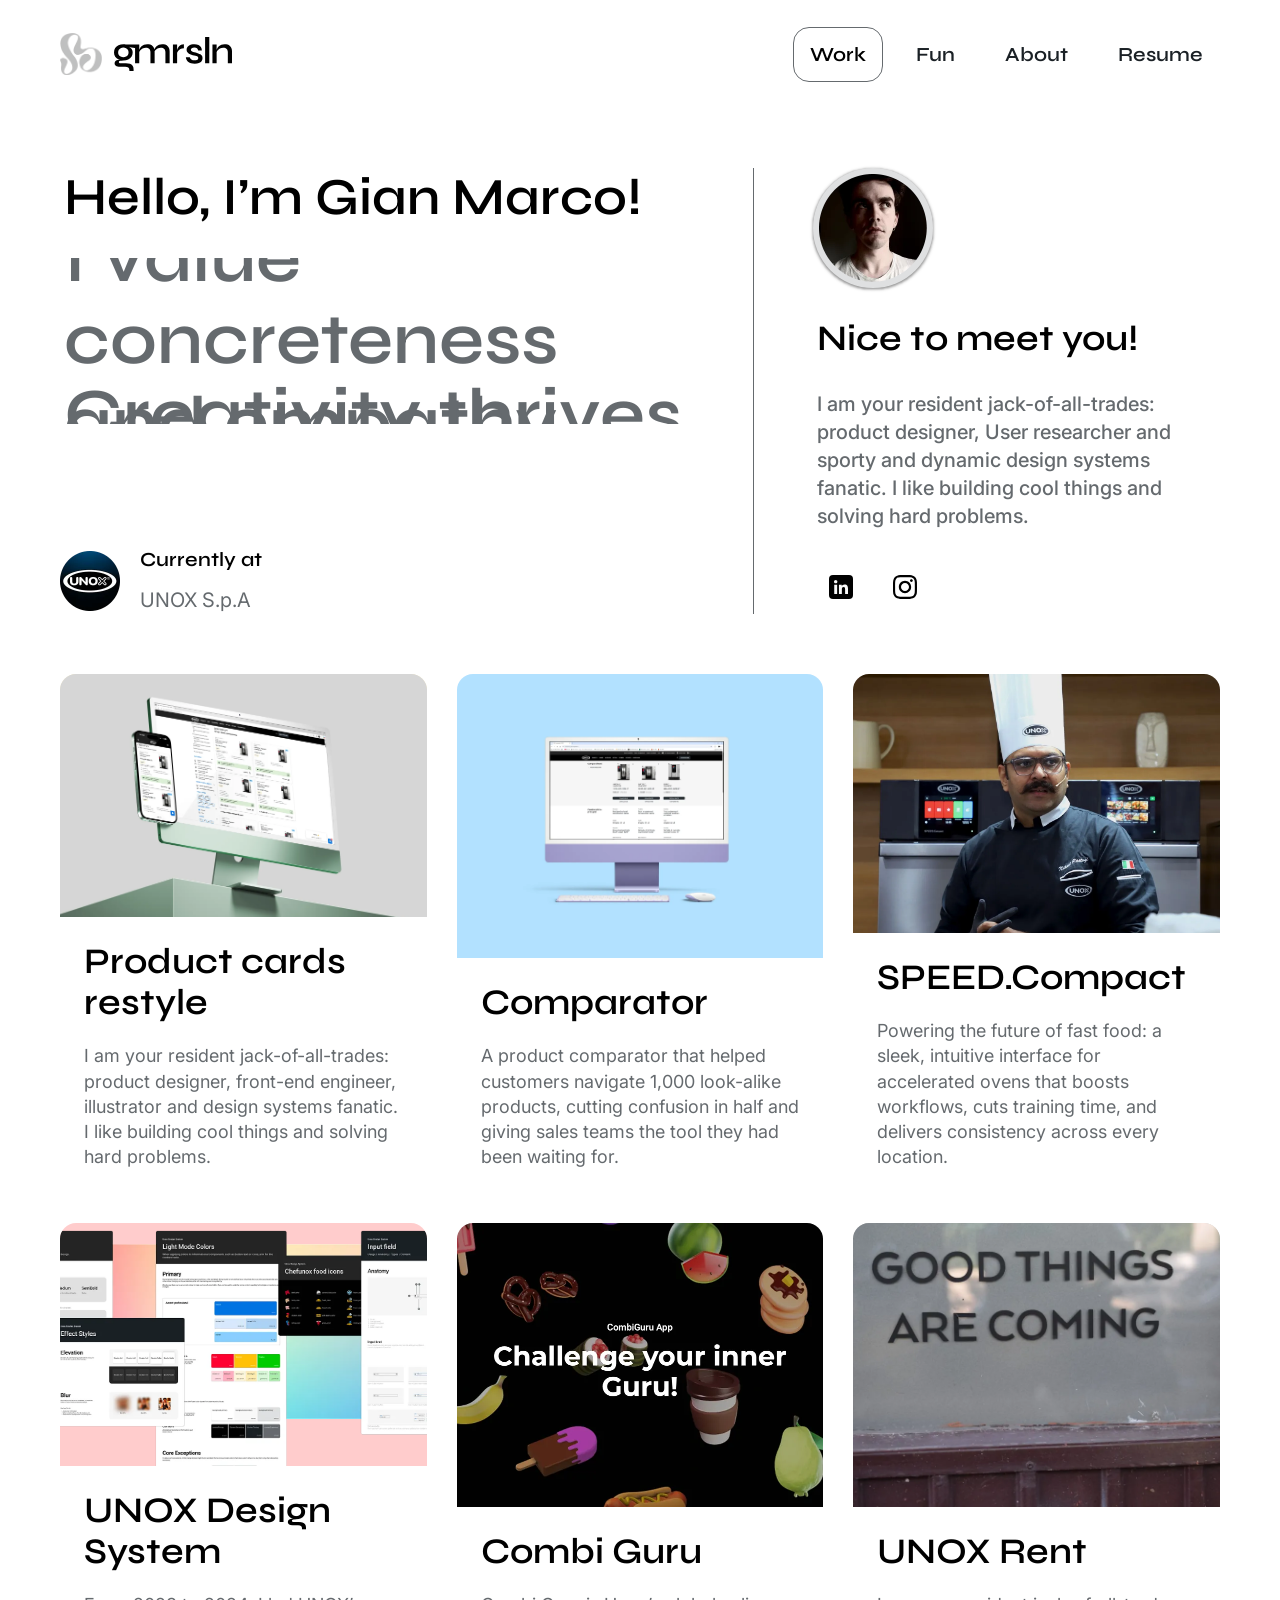
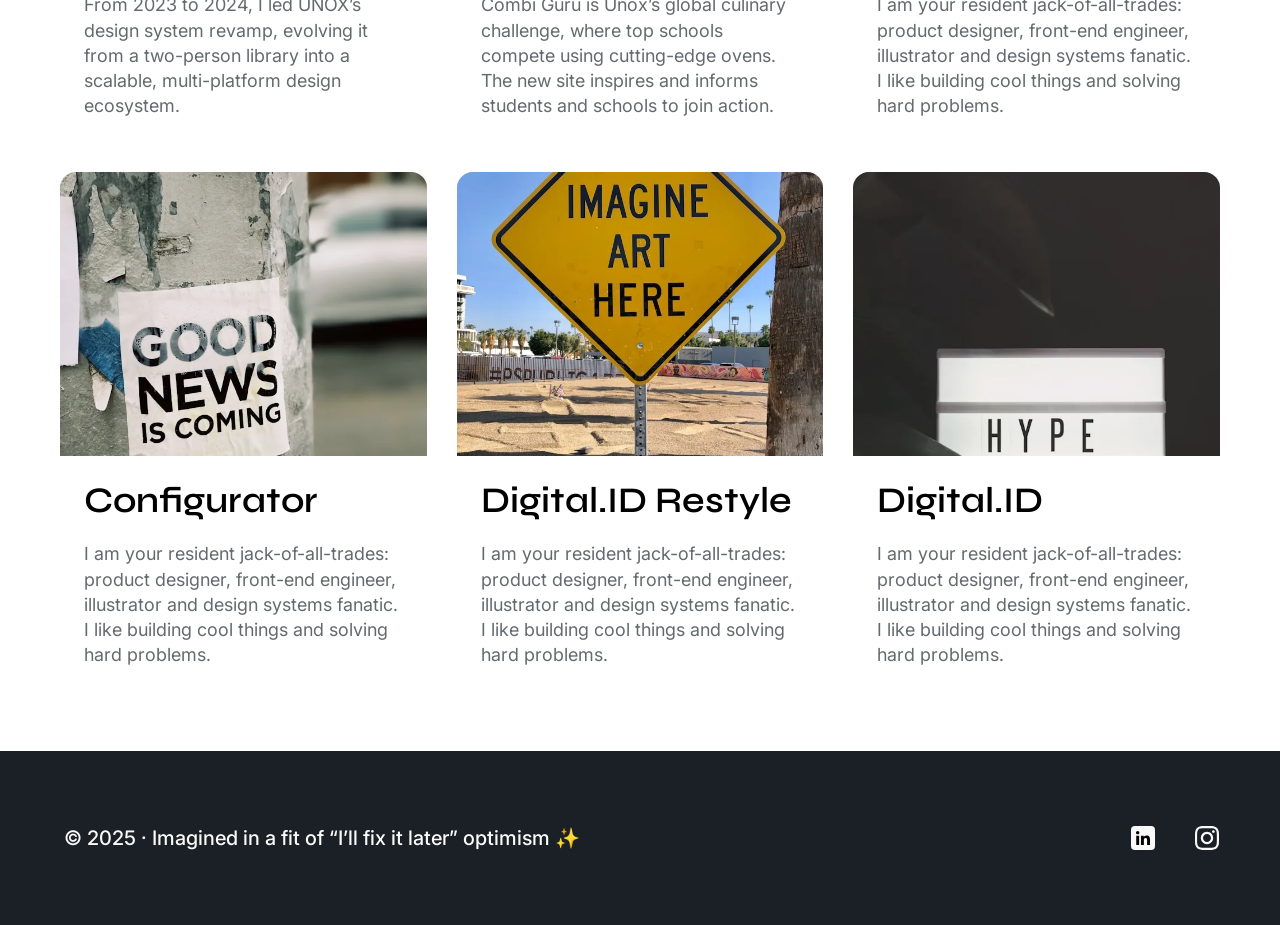
<file: index.html>
<!doctype html>
<html lang="en">
<head>
  <meta charset="utf-8">
  <meta name="viewport" content="width=device-width, initial-scale=1">
  <title>Gian Marco — Product Designer</title>
  <meta name="description" content="Portfolio of Gian Marco: product designer, user researcher and design systems fanatic.">
  <link rel="preconnect" href="https://fonts.googleapis.com">
  <link rel="preconnect" href="https://fonts.gstatic.com" crossorigin>
  <link href="https://fonts.googleapis.com/css2?family=Inter:wght@400;500&family=Syne:wght@600&display=swap" rel="stylesheet">
  <link rel="stylesheet" href="styles.css">
</head>
<body>
  <header class="site-header">
    <a class="brand" href="index.html" aria-label="gmrsln — home">
      <img class="brand__mark" src="assets/logo-mark.webp" alt="" width="42" height="42">
      <img class="brand__word" src="assets/wordmark.svg" alt="gmrsln" width="118" height="34">
    </a>
    <nav class="nav" aria-label="Main">
      <a class="nav__link is-selected" href="index.html" aria-current="page">Work</a>
      <a class="nav__link" href="fun.html">Fun</a>
      <a class="nav__link" href="about.html">About</a>
      <a class="nav__link" href="#">Resume</a>
    </nav>
  </header>

  <main>
    <section class="hero">
      <div class="hero__left">
        <div class="hero__impact">
          <h1 class="display-m">Hello, I’m Gian Marco!</h1>
          <!-- Rotating statements: script.js shifts the list up one row at a time -->
          <div class="ticker" aria-live="off">
            <ul class="ticker__list">
              <li>I value concreteness and empathy.</li>
              <li>Creativity thrives when it’s grounded in clarity.</li>
              <li>I design with purpose, not just aesthetics.</li>
              <li>Listening is my first step to building.</li>
              <li>Curiosity opens new perspectives.</li>
              <li>I turn ideas into tangible impact.</li>
              <li>Simplicity is the ultimate sophistication.</li>
              <li>I aim for authenticity in every project.</li>
              <li>Precision transforms good into great.</li>
              <li>Progress comes from shared vision.</li>
            </ul>
          </div>
        </div>
        <div class="working-at">
          <img src="assets/unox-logo.webp" alt="UNOX logo" width="60" height="60">
          <div class="working-at__texts">
            <p class="heading-xs">Currently at</p>
            <p class="paragraph-xl muted">UNOX S.p.A</p>
          </div>
        </div>
      </div>

      <div class="hero__divider" aria-hidden="true"><img src="assets/divider.svg" alt=""></div>

      <div class="hero__right">
        <div class="avatar">
          <img class="avatar__ring" src="assets/avatar-ring.svg" alt="">
          <img class="avatar__photo" src="assets/avatar.webp" alt="Portrait of Gian Marco" width="108" height="108">
        </div>
        <div class="hero__texts">
          <h2 class="display-xs">Nice to meet you!</h2>
          <p class="label-xl muted">I am your resident jack-of-all-trades: product designer, User researcher and sporty and dynamic design systems fanatic. I like building cool things and solving hard problems.</p>
        </div>
        <div class="socials">
          <a class="social" href="https://www.linkedin.com/in/gian-marco-solin-b03448205/" target="_blank" rel="noopener" aria-label="LinkedIn">
            <span class="social__glyph"><img src="assets/linkedin-glyph.svg" alt=""></span>
          </a>
          <a class="social" href="https://www.instagram.com/gianmarcosolin/" target="_blank" rel="noopener" aria-label="Instagram">
            <img src="assets/instagram.svg" alt="" width="24" height="24">
          </a>
        </div>
      </div>
    </section>

    <section class="works" aria-label="Projects">
      <a class="card" href="product-cards.html">
        <div class="card__media card__media--yellow"><img src="assets/work-1.webp" alt="" loading="lazy"></div>
        <div class="card__texts">
          <h3 class="display-xs">Product cards restyle</h3>
          <p class="paragraph-l muted">I am your resident jack-of-all-trades: product designer, front-end engineer, illustrator and design systems fanatic. I like building cool things and solving hard problems.</p>
        </div>
      </a>
      <a class="card" href="comparator.html">
        <div class="card__media"><img src="assets/work-2.webp" alt="" loading="lazy"></div>
        <div class="card__texts">
          <h3 class="display-xs">Comparator</h3>
          <p class="paragraph-l muted">A product comparator that helped customers navigate 1,000 look-alike products, cutting confusion in half and giving sales teams the tool they had been waiting for.</p>
        </div>
      </a>
      <a class="card" href="speed-compact.html">
        <div class="card__media"><img src="assets/work-3.webp" alt="" loading="lazy"></div>
        <div class="card__texts">
          <h3 class="display-xs">SPEED.Compact</h3>
          <p class="paragraph-l muted">Powering the future of fast food: a sleek, intuitive interface for accelerated ovens that boosts workflows, cuts training time, and delivers consistency across every location.</p>
        </div>
      </a>
      <a class="card" href="design-system.html">
        <div class="card__media card__media--red"><img src="assets/work-4.webp" alt="" loading="lazy"></div>
        <div class="card__texts">
          <h3 class="display-xs">UNOX Design System</h3>
          <p class="paragraph-l muted">From 2023 to 2024, I led UNOX’s design system revamp, evolving it from a two-person library into a scalable, multi-platform design ecosystem.</p>
        </div>
      </a>
      <a class="card" href="combi-guru.html">
        <div class="card__media"><img src="assets/work-5.webp" alt="" loading="lazy"></div>
        <div class="card__texts">
          <h3 class="display-xs">Combi Guru</h3>
          <p class="paragraph-l muted">Combi Guru is Unox’s global culinary challenge, where top schools compete using cutting-edge ovens. The new site inspires and informs students and schools to join action.</p>
        </div>
      </a>
      <a class="card" href="#">
        <div class="card__media card__media--grey"><img src="assets/work-6.webp" alt="" loading="lazy"></div>
        <div class="card__texts">
          <h3 class="display-xs">UNOX Rent</h3>
          <p class="paragraph-l muted">I am your resident jack-of-all-trades: product designer, front-end engineer, illustrator and design systems fanatic. I like building cool things and solving hard problems.</p>
        </div>
      </a>
      <a class="card" href="configurator.html">
        <div class="card__media card__media--grey"><img src="assets/work-7.webp" alt="" loading="lazy"></div>
        <div class="card__texts">
          <h3 class="display-xs">Configurator</h3>
          <p class="paragraph-l muted">I am your resident jack-of-all-trades: product designer, front-end engineer, illustrator and design systems fanatic. I like building cool things and solving hard problems.</p>
        </div>
      </a>
      <a class="card" href="#">
        <div class="card__media card__media--grey"><img src="assets/work-8.webp" alt="" loading="lazy"></div>
        <div class="card__texts">
          <h3 class="display-xs">Digital.ID Restyle</h3>
          <p class="paragraph-l muted">I am your resident jack-of-all-trades: product designer, front-end engineer, illustrator and design systems fanatic. I like building cool things and solving hard problems.</p>
        </div>
      </a>
      <a class="card" href="#">
        <div class="card__media card__media--grey"><img src="assets/work-9.webp" alt="" loading="lazy"></div>
        <div class="card__texts">
          <h3 class="display-xs">Digital.ID</h3>
          <p class="paragraph-l muted">I am your resident jack-of-all-trades: product designer, front-end engineer, illustrator and design systems fanatic. I like building cool things and solving hard problems.</p>
        </div>
      </a>
    </section>
  </main>

  <footer class="site-footer">
    <p class="label-xl">© 2025 · Imagined in a fit of “I’ll fix it later” optimism ✨</p>
    <div class="socials">
      <a class="social" href="https://www.linkedin.com/in/gian-marco-solin-b03448205/" target="_blank" rel="noopener" aria-label="LinkedIn">
        <span class="social__glyph social__glyph--light"><img src="assets/linkedin-glyph-light.svg" alt=""></span>
      </a>
      <a class="social" href="https://www.instagram.com/gianmarcosolin/" target="_blank" rel="noopener" aria-label="Instagram">
        <img src="assets/instagram-light.svg" alt="" width="24" height="24">
      </a>
    </div>
  </footer>

  <script src="script.js"></script>
</body>
</html>
</file>
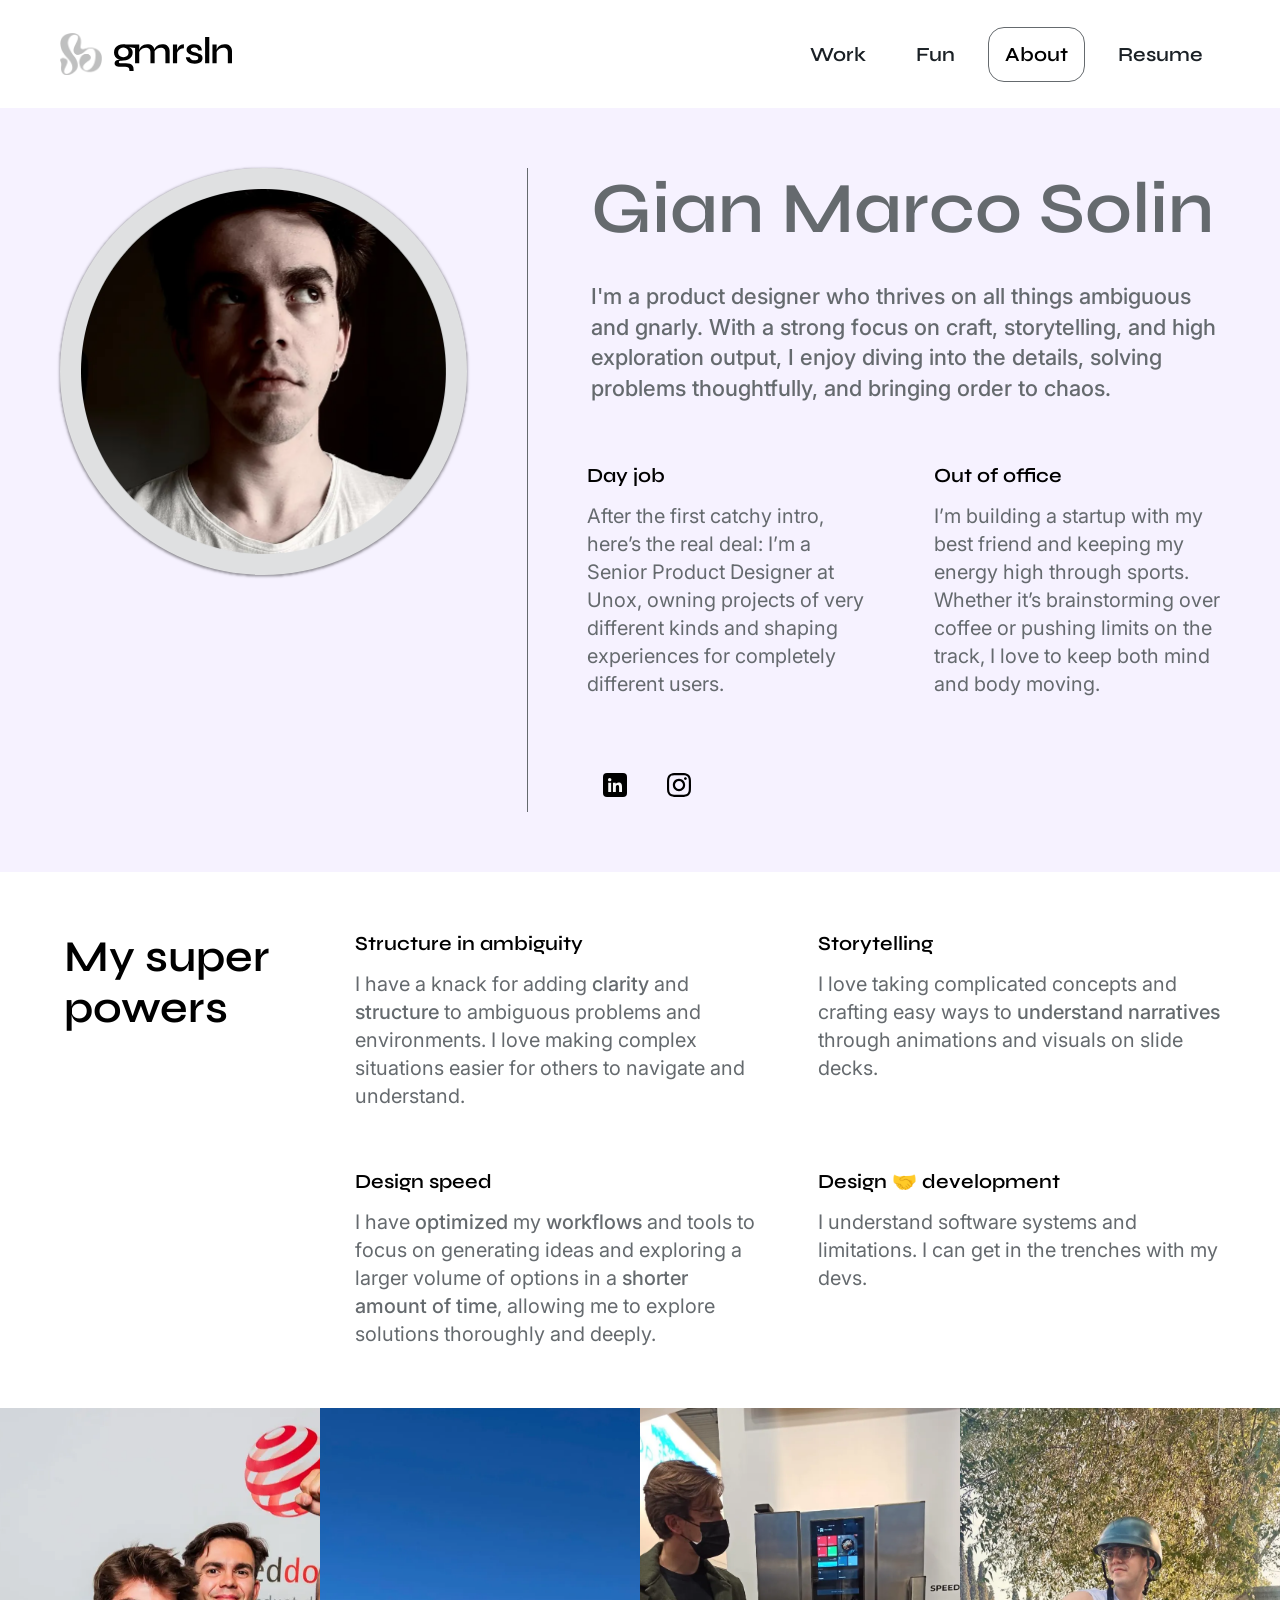
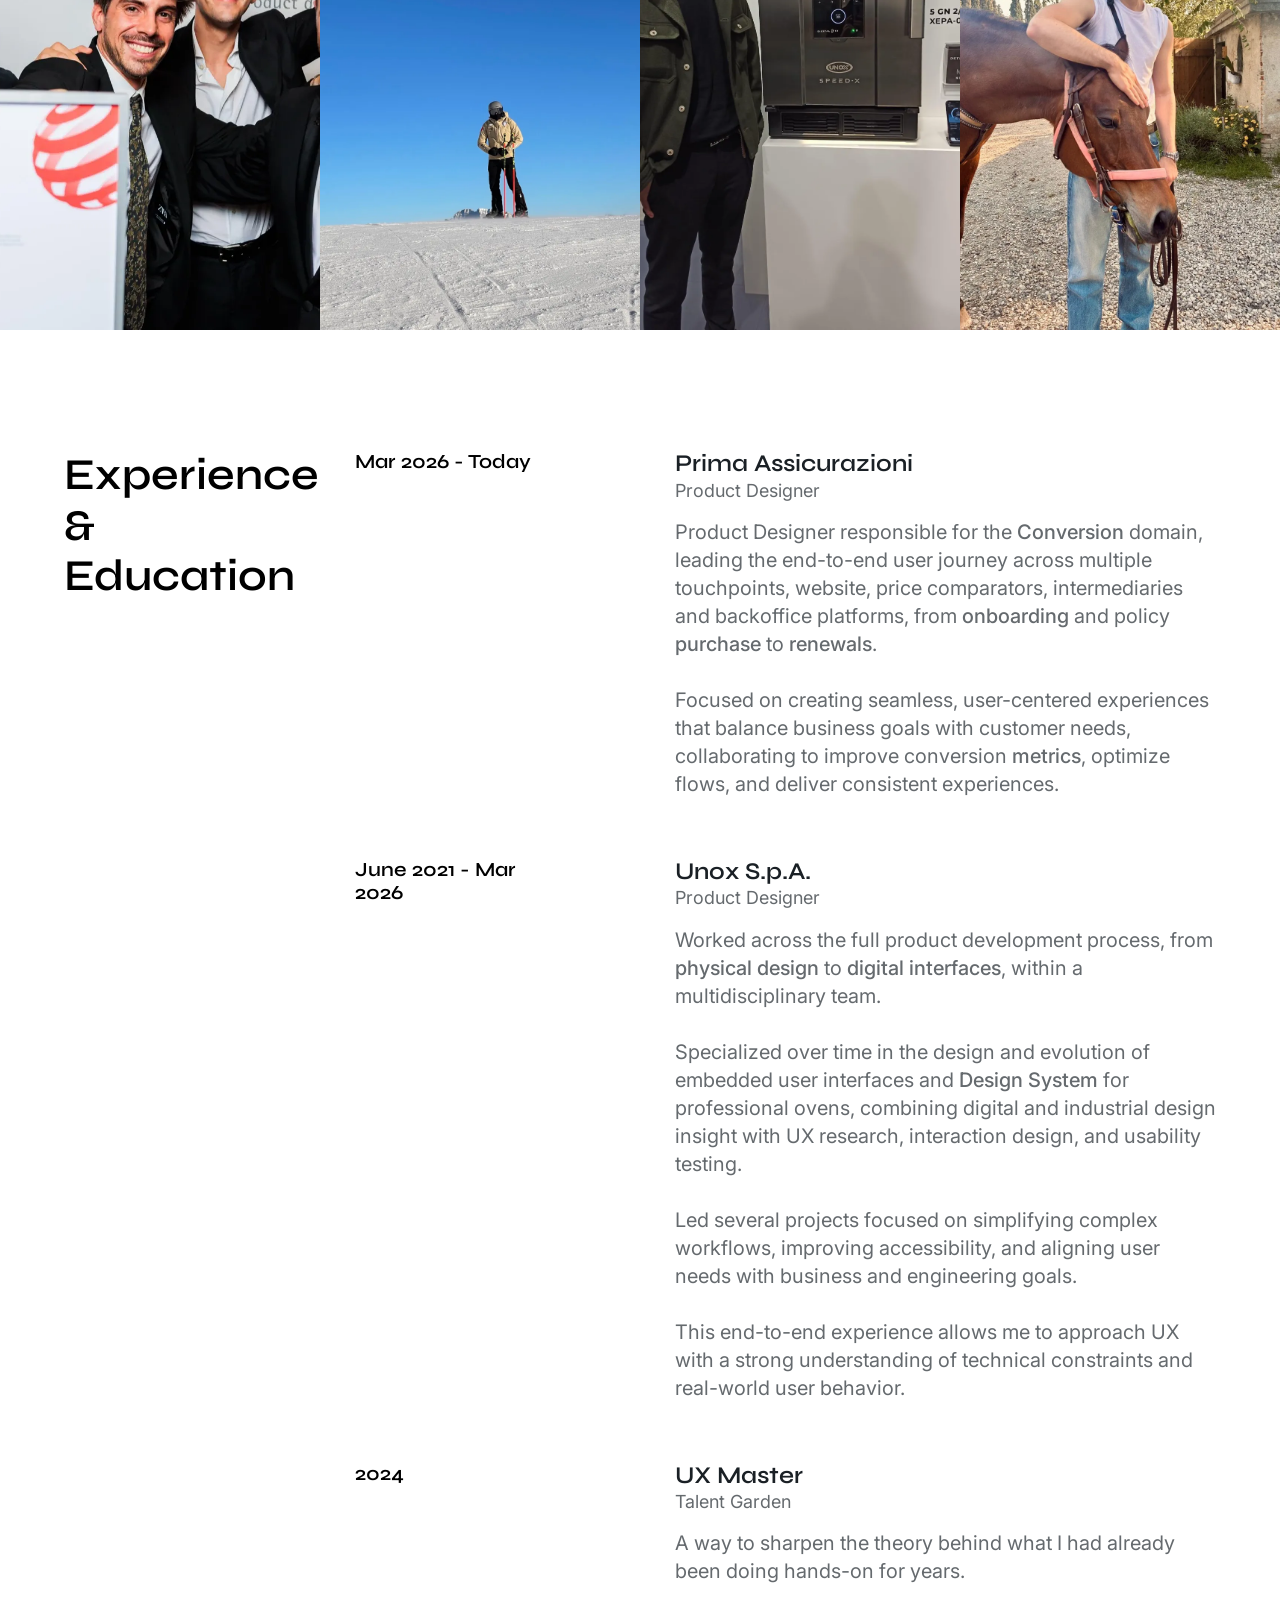
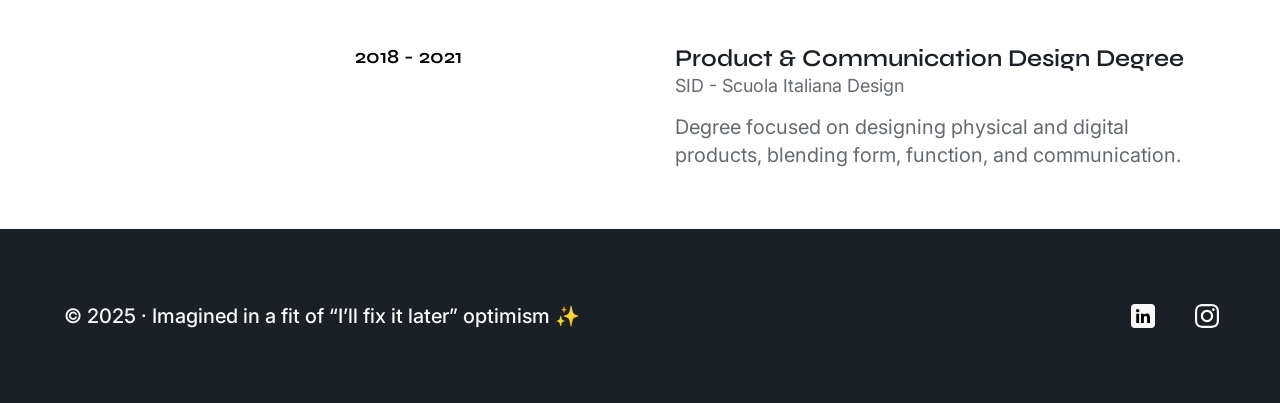
<file: about.html>
<!doctype html>
<html lang="en">
<head>
  <meta charset="utf-8">
  <meta name="viewport" content="width=device-width, initial-scale=1">
  <title>About — Gian Marco Solin</title>
  <meta name="description" content="About Gian Marco Solin: product designer, experience and education.">
  <link rel="preconnect" href="https://fonts.googleapis.com">
  <link rel="preconnect" href="https://fonts.gstatic.com" crossorigin>
  <link href="https://fonts.googleapis.com/css2?family=Inter:wght@400;500&family=Syne:wght@600&display=swap" rel="stylesheet">
  <link rel="stylesheet" href="styles.css">
</head>
<body>
  <header class="site-header">
    <a class="brand" href="index.html" aria-label="gmrsln — home">
      <img class="brand__mark" src="assets/logo-mark.webp" alt="" width="42" height="42">
      <img class="brand__word" src="assets/wordmark.svg" alt="gmrsln" width="118" height="34">
    </a>
    <nav class="nav" aria-label="Main">
      <a class="nav__link" href="index.html">Work</a>
      <a class="nav__link" href="fun.html">Fun</a>
      <a class="nav__link is-selected" href="about.html" aria-current="page">About</a>
      <a class="nav__link" href="#">Resume</a>
    </nav>
  </header>

  <main>
    <section class="about-hero">
      <div class="about-avatar">
        <img class="about-avatar__ring" src="assets/about-avatar-ring.svg" alt="">
        <img class="about-avatar__photo" src="assets/about-avatar.webp" alt="Portrait of Gian Marco Solin">
      </div>
      <div class="hero__divider" aria-hidden="true"><img src="assets/about-divider.svg" alt=""></div>
      <div class="about-hero__body">
        <div class="about-hero__intro">
          <h1 class="display-l muted">Gian Marco Solin</h1>
          <p class="label-xxl muted">I'm a product designer who thrives on all things ambiguous and gnarly. With a strong focus on craft, storytelling, and high exploration output, I enjoy diving into the details, solving problems thoughtfully, and bringing order to chaos.</p>
        </div>
        <div class="columns">
          <div class="block">
            <h2 class="heading-xs">Day job</h2>
            <p class="paragraph-xl muted">After the first catchy intro, here’s the real deal: I’m a Senior Product Designer at Unox, owning projects of very different kinds and shaping experiences for completely different users.</p>
          </div>
          <div class="block">
            <h2 class="heading-xs">Out of office</h2>
            <p class="paragraph-xl muted">I’m building a startup with my best friend and keeping my energy high through sports.<br>Whether it’s brainstorming over coffee or pushing limits on the track, I love to keep both mind and body moving.</p>
          </div>
        </div>
        <div class="socials">
          <a class="social" href="https://www.linkedin.com/in/gian-marco-solin-b03448205/" target="_blank" rel="noopener" aria-label="LinkedIn">
            <span class="social__glyph"><img src="assets/linkedin-glyph.svg" alt=""></span>
          </a>
          <a class="social" href="https://www.instagram.com/gianmarcosolin/" target="_blank" rel="noopener" aria-label="Instagram">
            <img src="assets/instagram.svg" alt="" width="24" height="24">
          </a>
        </div>
      </div>
    </section>

    <section class="split">
      <h2 class="display-s">My super powers</h2>
      <div class="split__body">
        <div class="columns">
          <div class="block">
            <h3 class="heading-xs">Structure in ambiguity</h3>
            <p class="paragraph-xl muted">I have a knack for adding <strong>clarity</strong> and <strong>structure</strong> to ambiguous problems and environments. I love making complex situations easier for others to navigate and understand.</p>
          </div>
          <div class="block">
            <h3 class="heading-xs">Storytelling</h3>
            <p class="paragraph-xl muted">I love taking complicated concepts and crafting easy ways to <strong>understand narratives</strong> through animations and visuals on slide decks.</p>
          </div>
        </div>
        <div class="columns">
          <div class="block">
            <h3 class="heading-xs">Design speed</h3>
            <p class="paragraph-xl muted">I have <strong>optimized</strong> my <strong>workflows</strong> and tools to focus on generating ideas and exploring a larger volume of options in a <strong>shorter amount of time</strong>, allowing me to explore solutions thoroughly and deeply.</p>
          </div>
          <div class="block">
            <h3 class="heading-xs">Design 🤝 development</h3>
            <p class="paragraph-xl muted">I understand software systems and limitations. I can get in the trenches with my devs.</p>
          </div>
        </div>
      </div>
    </section>

    <section class="photo-strip" aria-label="Photos">
      <img src="assets/about-photo-1.webp" alt="" loading="lazy">
      <img src="assets/about-photo-2.webp" alt="" loading="lazy">
      <img src="assets/about-photo-3.webp" alt="" loading="lazy">
      <img class="photo-strip__crop" src="assets/about-photo-4.webp" alt="" loading="lazy">
    </section>

    <section class="split split--timeline">
      <h2 class="display-s">Experience &amp; Education</h2>
      <div class="split__body timeline">
        <article class="timeline__item">
          <p class="heading-xs timeline__date">Mar 2026 - Today</p>
          <div class="timeline__content">
            <div>
              <h3 class="timeline__title">Prima Assicurazioni</h3>
              <p class="timeline__role muted">Product Designer</p>
            </div>
            <p class="paragraph-xl muted">Product Designer responsible for the <strong>Conversion</strong> domain, leading the end-to-end user journey across multiple touchpoints, website, price comparators, intermediaries and backoffice platforms, from <strong>onboarding</strong> and policy <strong>purchase</strong> to <strong>renewals</strong>.<br><br>Focused on creating seamless, user-centered experiences that balance business goals with customer needs, collaborating to improve conversion <strong>metrics</strong>, optimize flows, and deliver consistent experiences.</p>
          </div>
        </article>

        <article class="timeline__item">
          <p class="heading-xs timeline__date">June 2021 - Mar 2026</p>
          <div class="timeline__content">
            <div>
              <h3 class="timeline__title">Unox S.p.A.</h3>
              <p class="timeline__role muted">Product Designer</p>
            </div>
            <div class="paragraph-xl muted stack">
              <p>Worked across the full product development process, from <strong>physical design</strong> to <strong>digital interfaces</strong>, within a multidisciplinary team.</p>
              <p>Specialized over time in the design and evolution of embedded user interfaces and <strong>Design System</strong> for professional ovens, combining digital and industrial design insight with UX research, interaction design, and usability testing.</p>
              <p>Led several projects focused on simplifying complex workflows, improving accessibility, and aligning user needs with business and engineering goals.</p>
              <p>This end-to-end experience allows me to approach UX with a strong understanding of technical constraints and real-world user behavior.</p>
            </div>
          </div>
        </article>

        <article class="timeline__item">
          <p class="heading-xs timeline__date">2024</p>
          <div class="timeline__content">
            <div>
              <h3 class="timeline__title">UX Master</h3>
              <p class="timeline__role muted">Talent Garden</p>
            </div>
            <p class="paragraph-xl muted">A way to sharpen the theory behind what I had already been doing hands-on for years.</p>
          </div>
        </article>

        <article class="timeline__item">
          <p class="heading-xs timeline__date">2018 - 2021</p>
          <div class="timeline__content">
            <div>
              <h3 class="timeline__title">Product &amp; Communication Design Degree</h3>
              <p class="timeline__role muted">SID - Scuola Italiana Design</p>
            </div>
            <p class="paragraph-xl muted">Degree focused on designing physical and digital products, blending form, function, and communication.</p>
          </div>
        </article>
      </div>
    </section>
  </main>

  <footer class="site-footer">
    <p class="label-xl">© 2025 · Imagined in a fit of “I’ll fix it later” optimism ✨</p>
    <div class="socials">
      <a class="social" href="https://www.linkedin.com/in/gian-marco-solin-b03448205/" target="_blank" rel="noopener" aria-label="LinkedIn">
        <span class="social__glyph social__glyph--light"><img src="assets/linkedin-glyph-light.svg" alt=""></span>
      </a>
      <a class="social" href="https://www.instagram.com/gianmarcosolin/" target="_blank" rel="noopener" aria-label="Instagram">
        <img src="assets/instagram-light.svg" alt="" width="24" height="24">
      </a>
    </div>
  </footer>
</body>
</html>
</file>
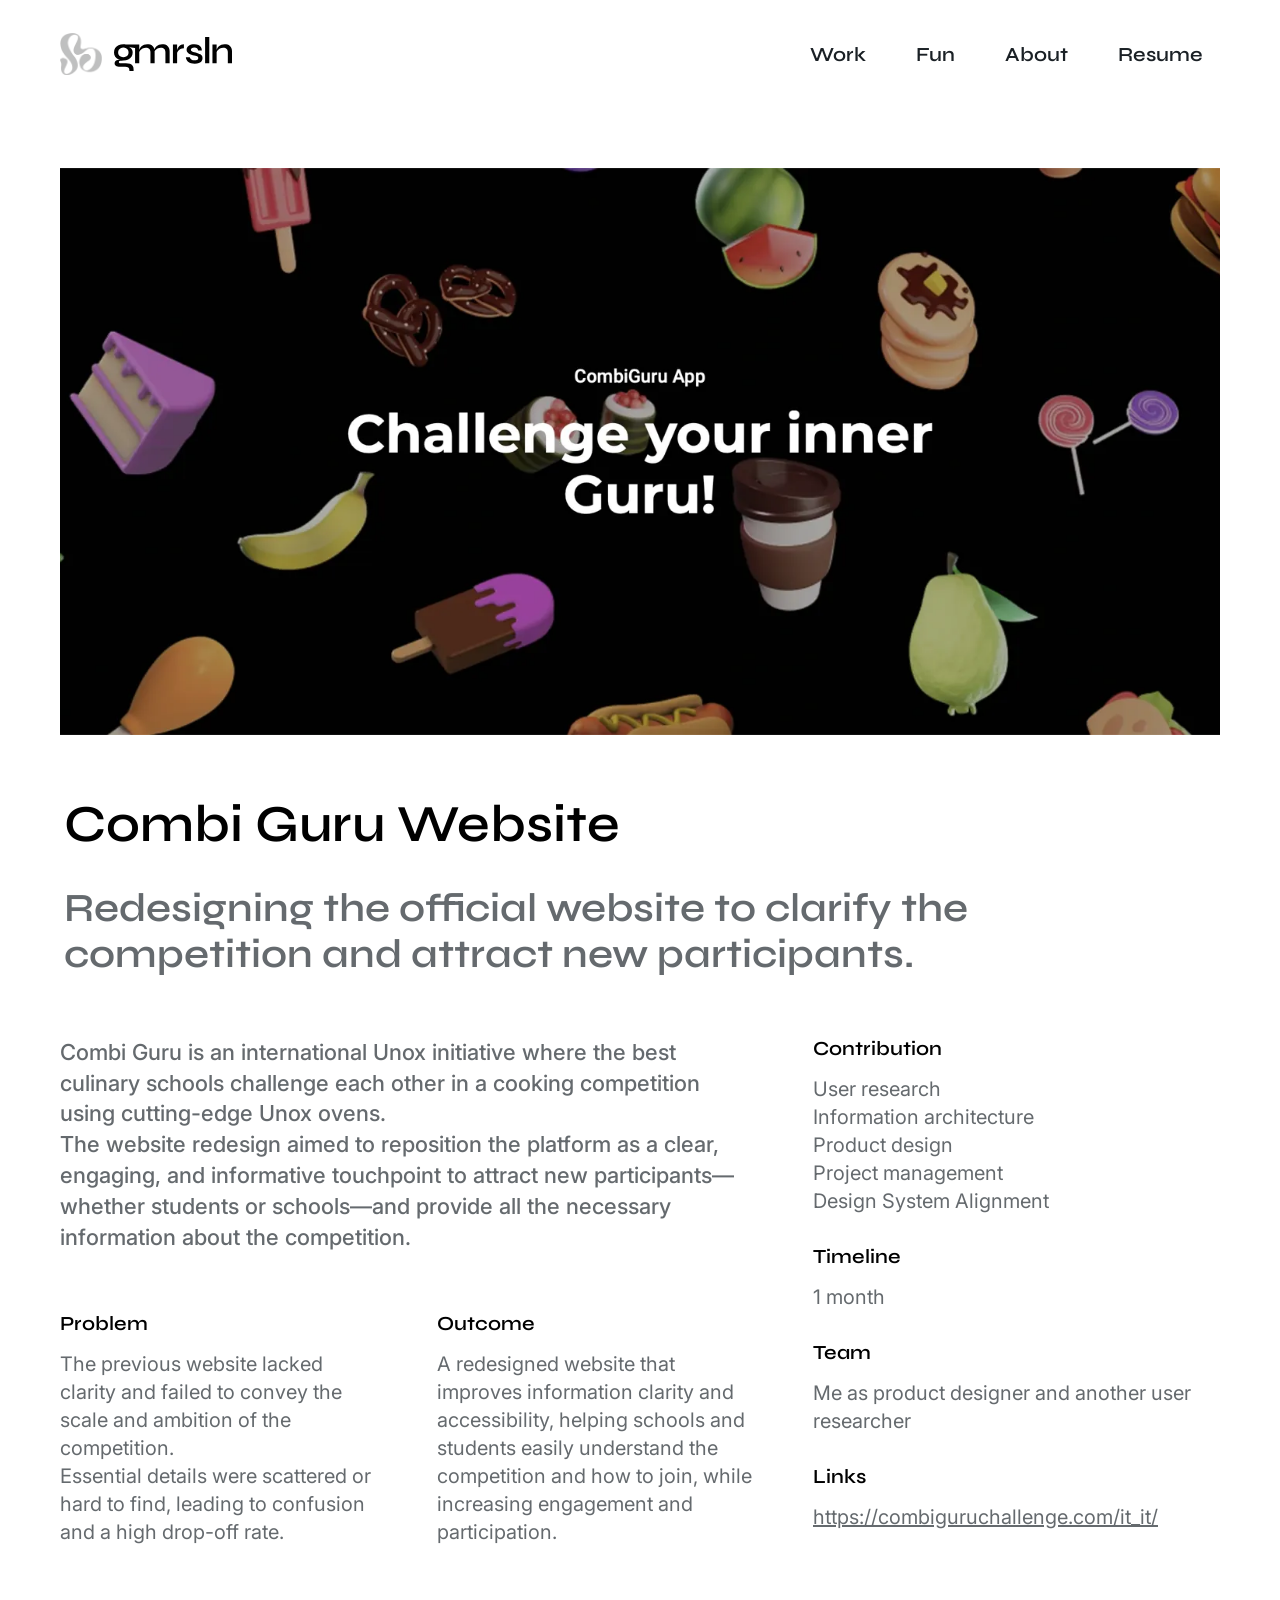
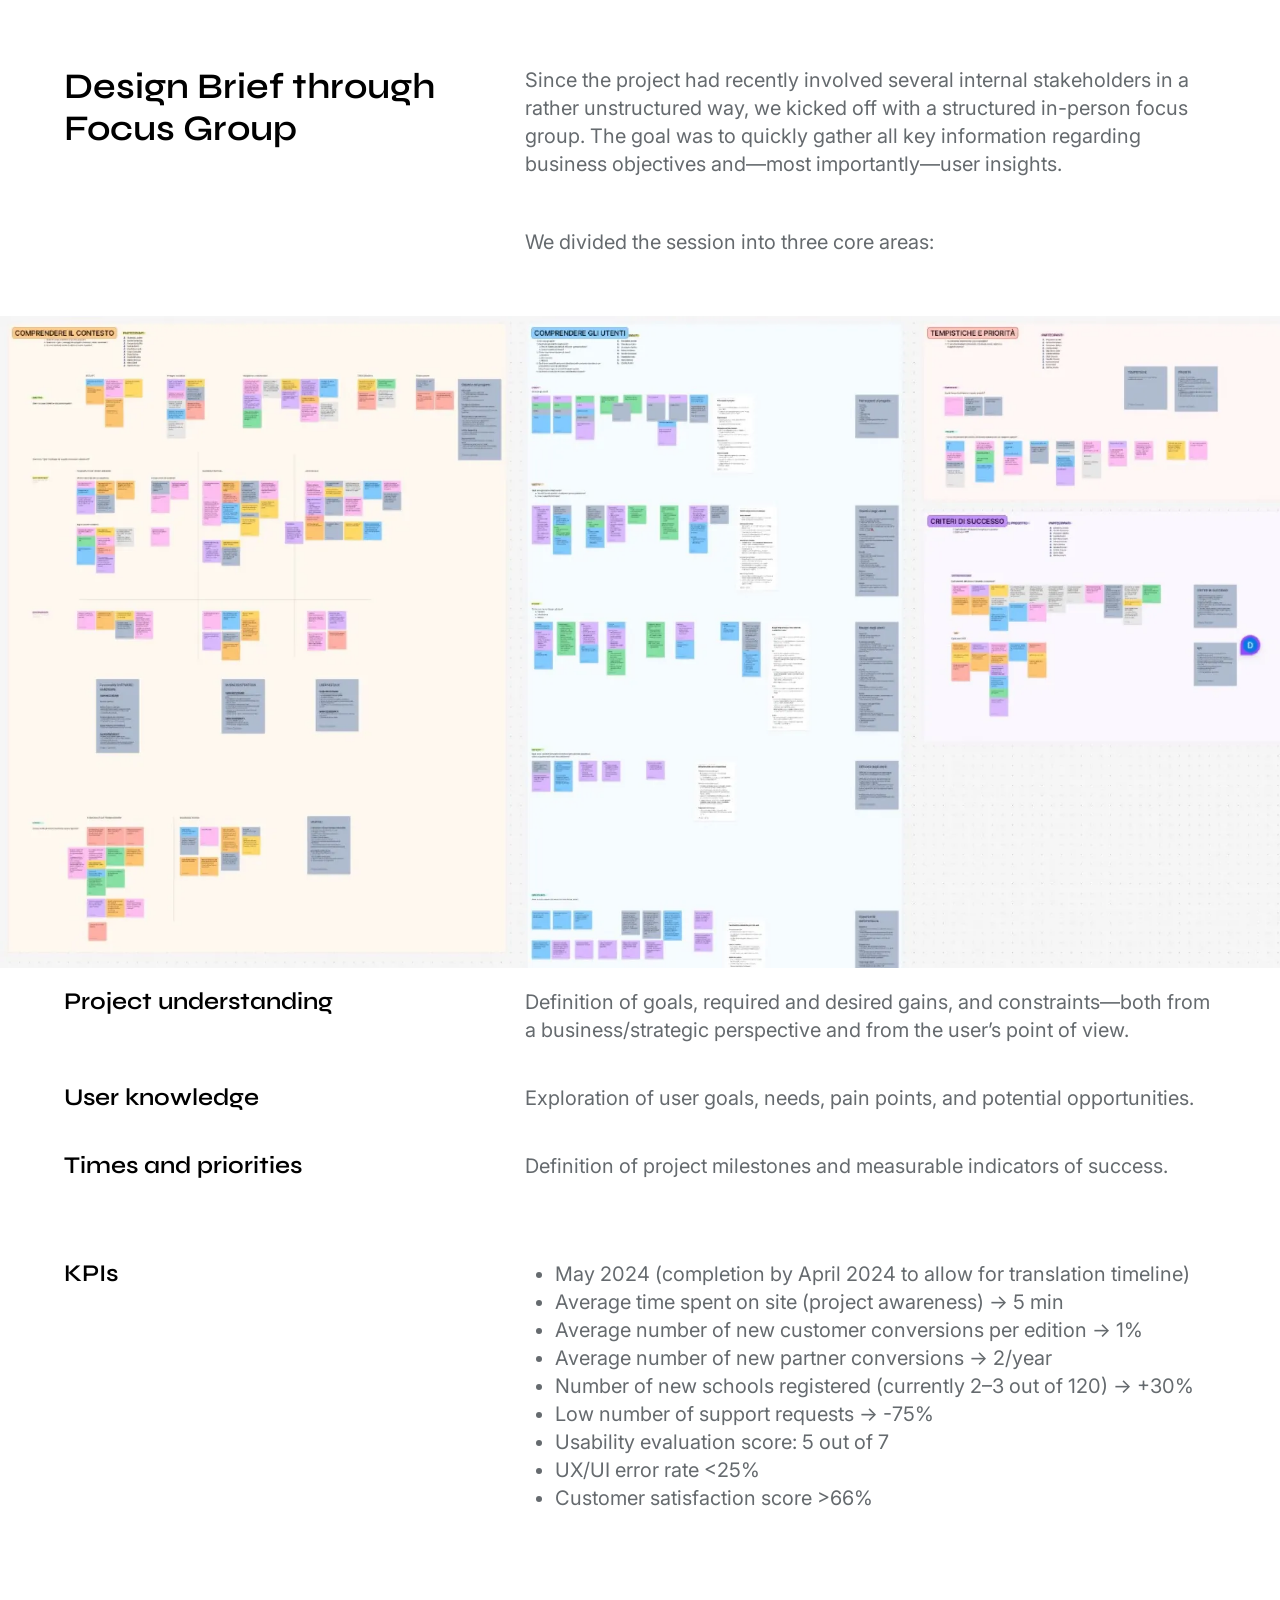
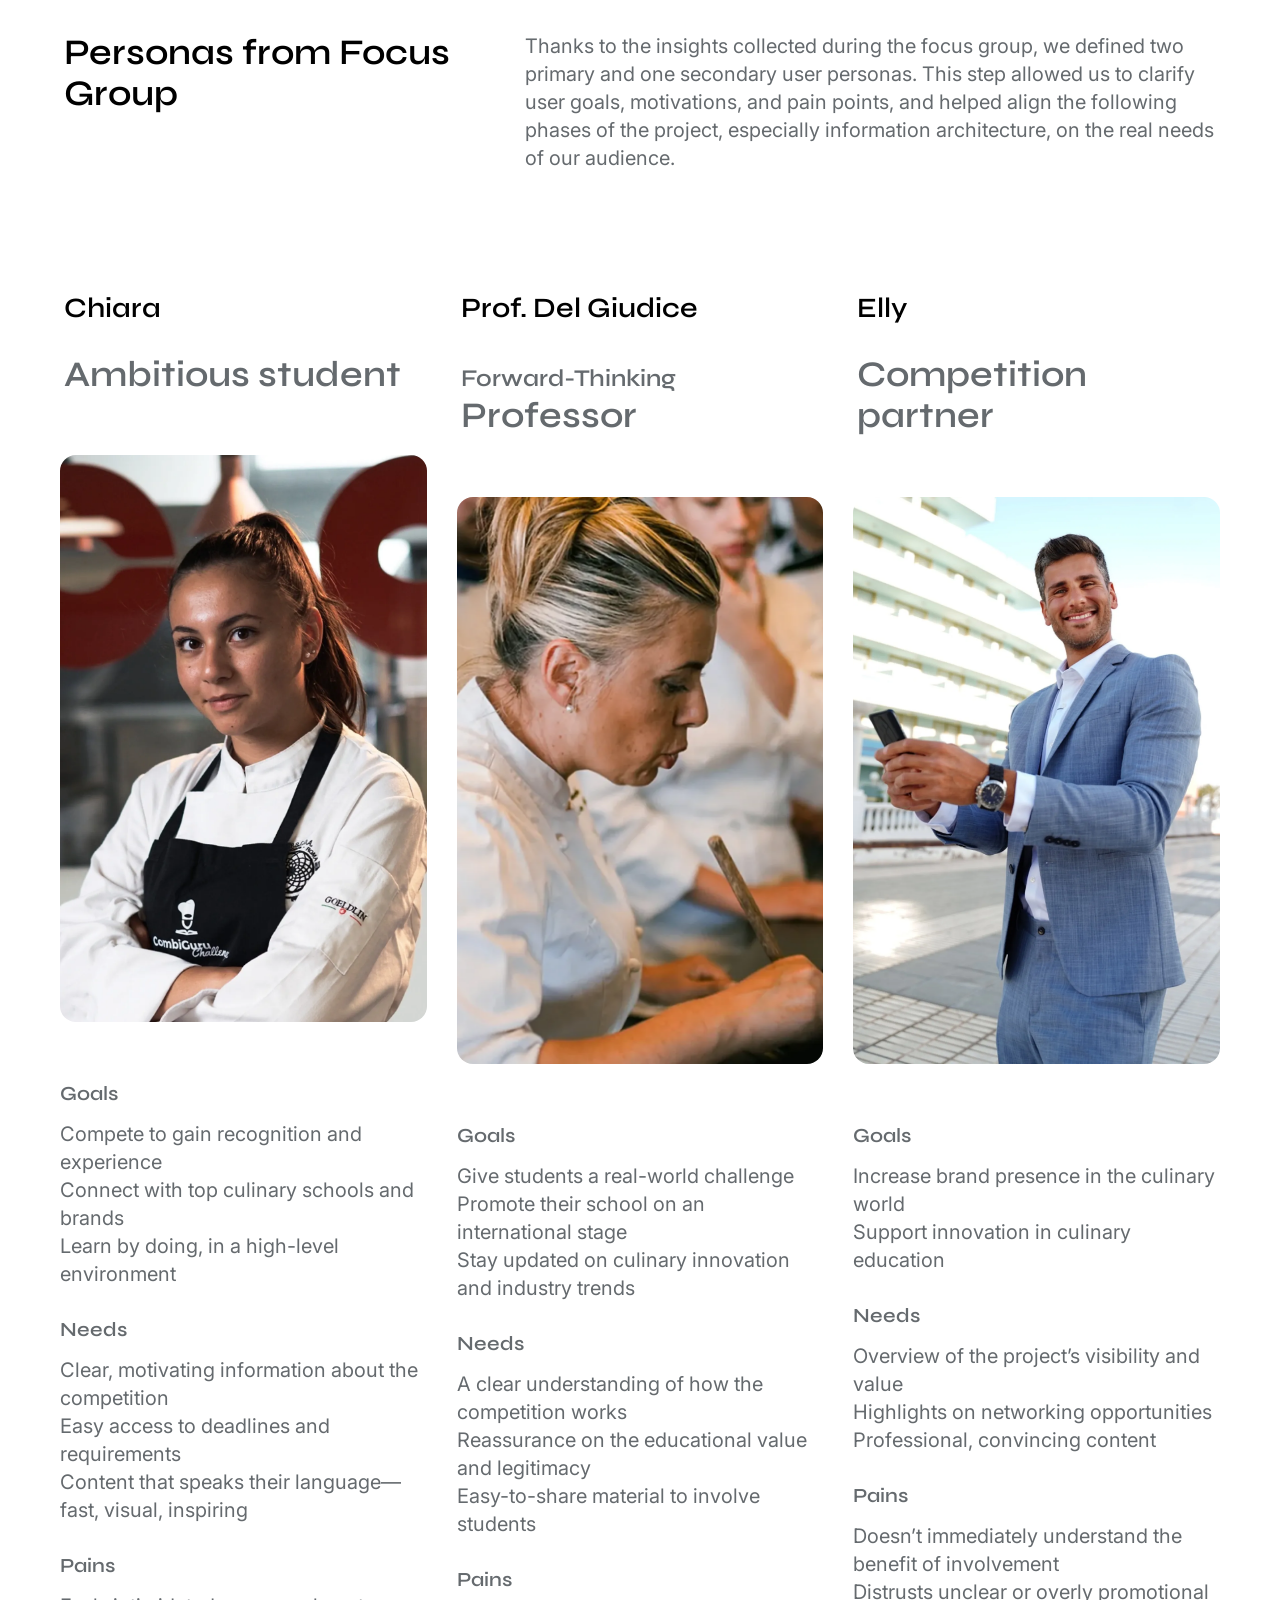
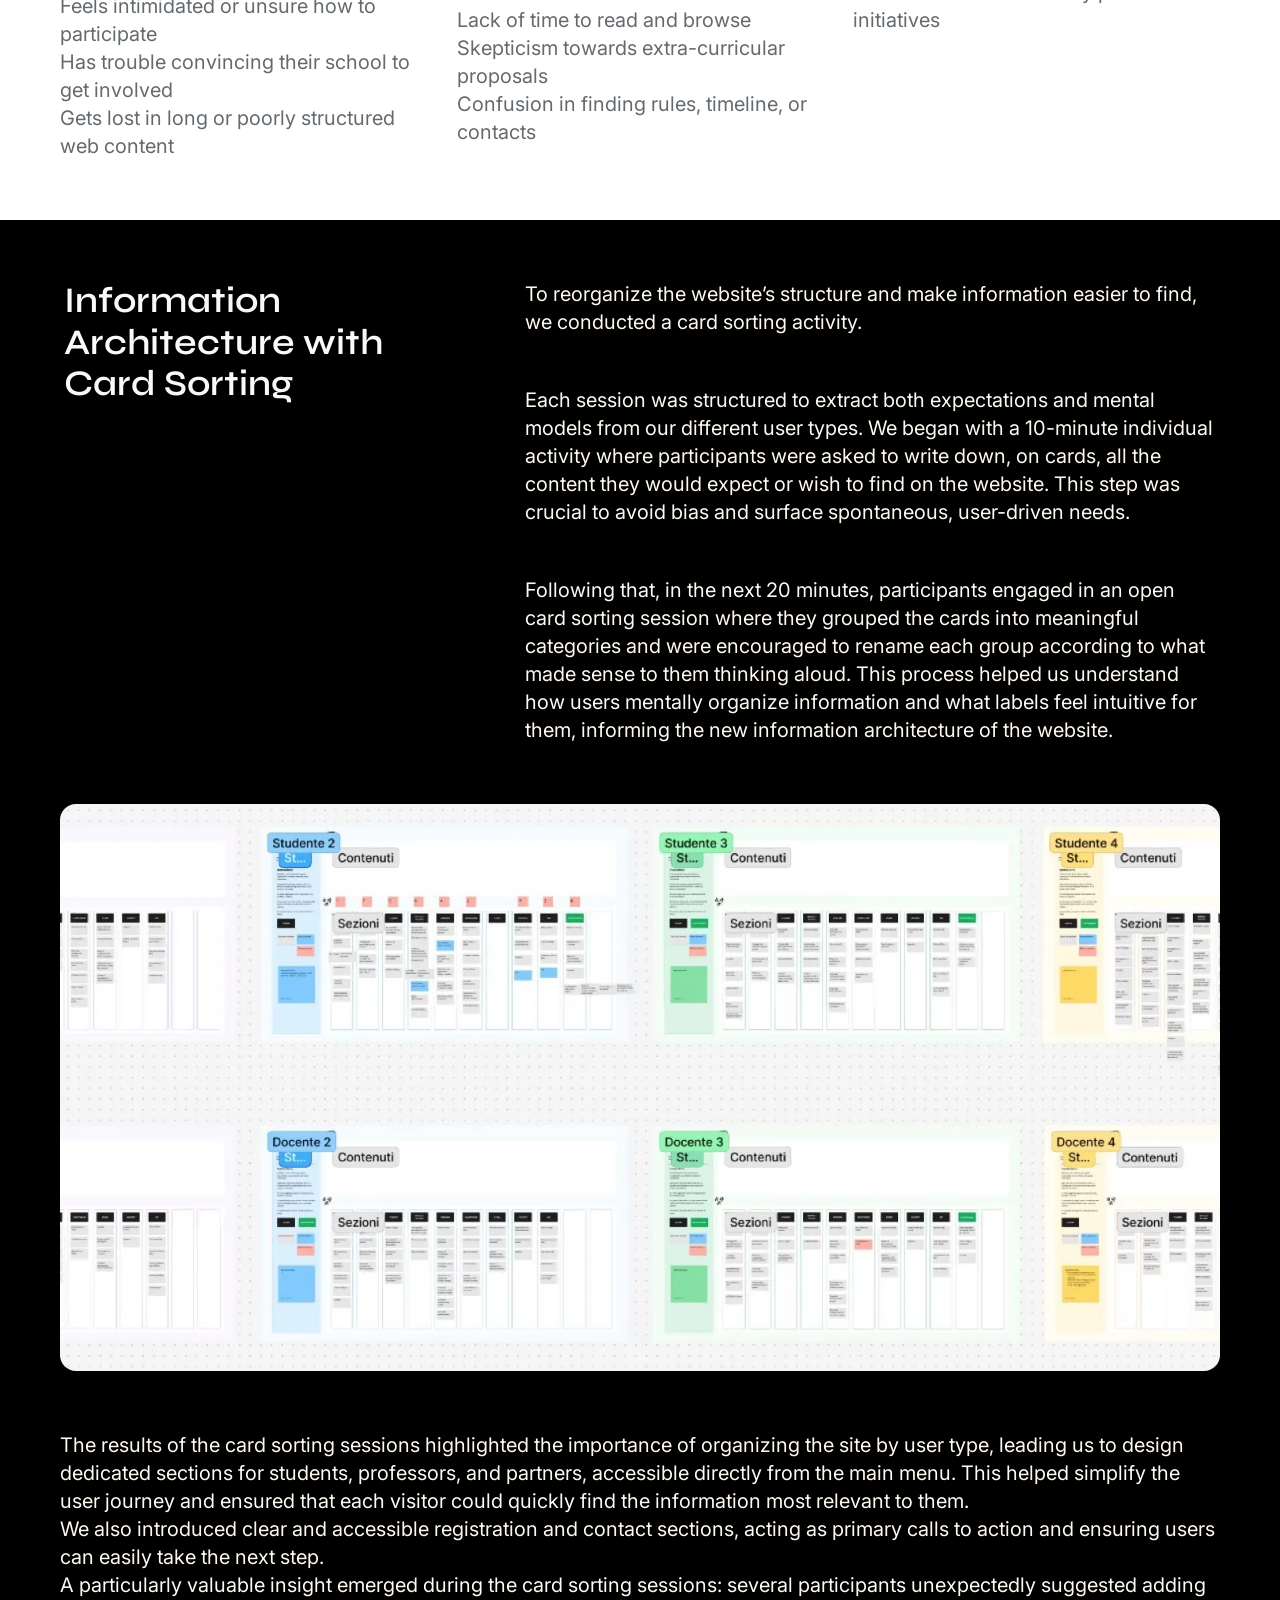
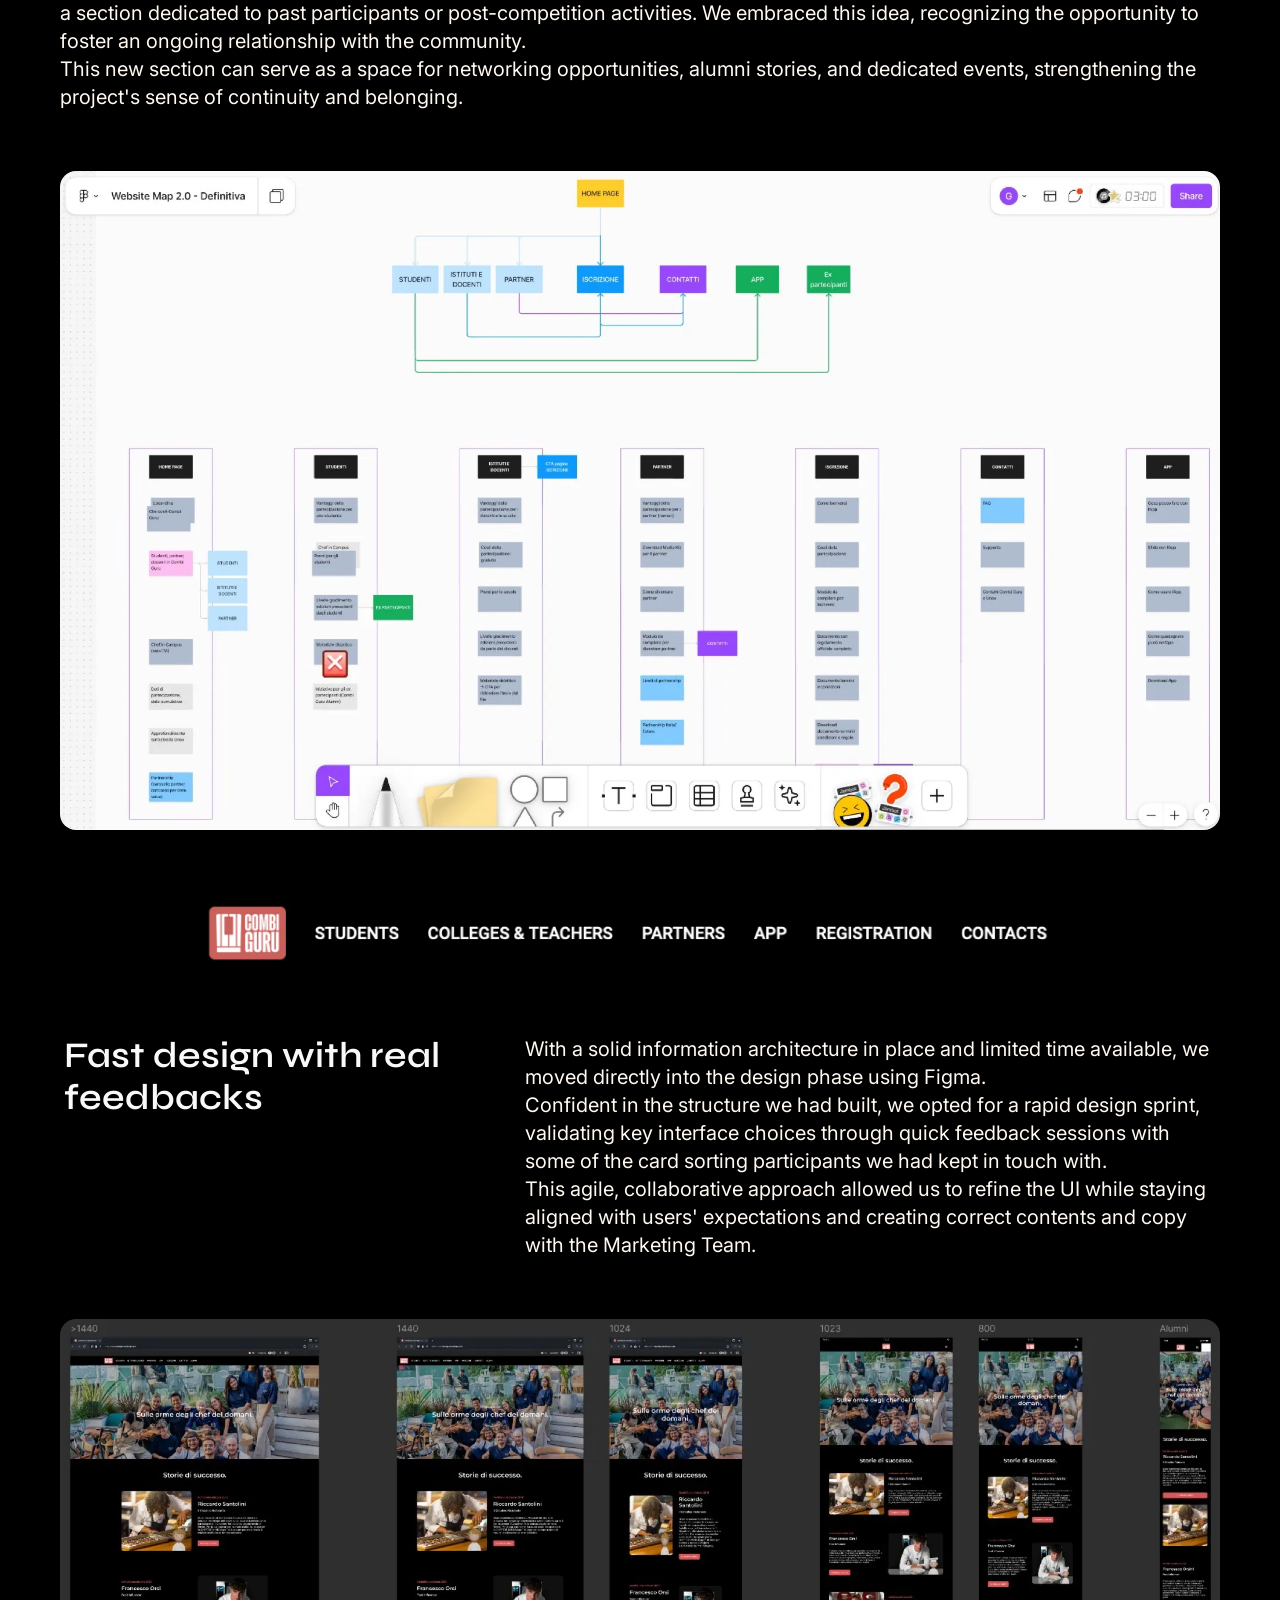
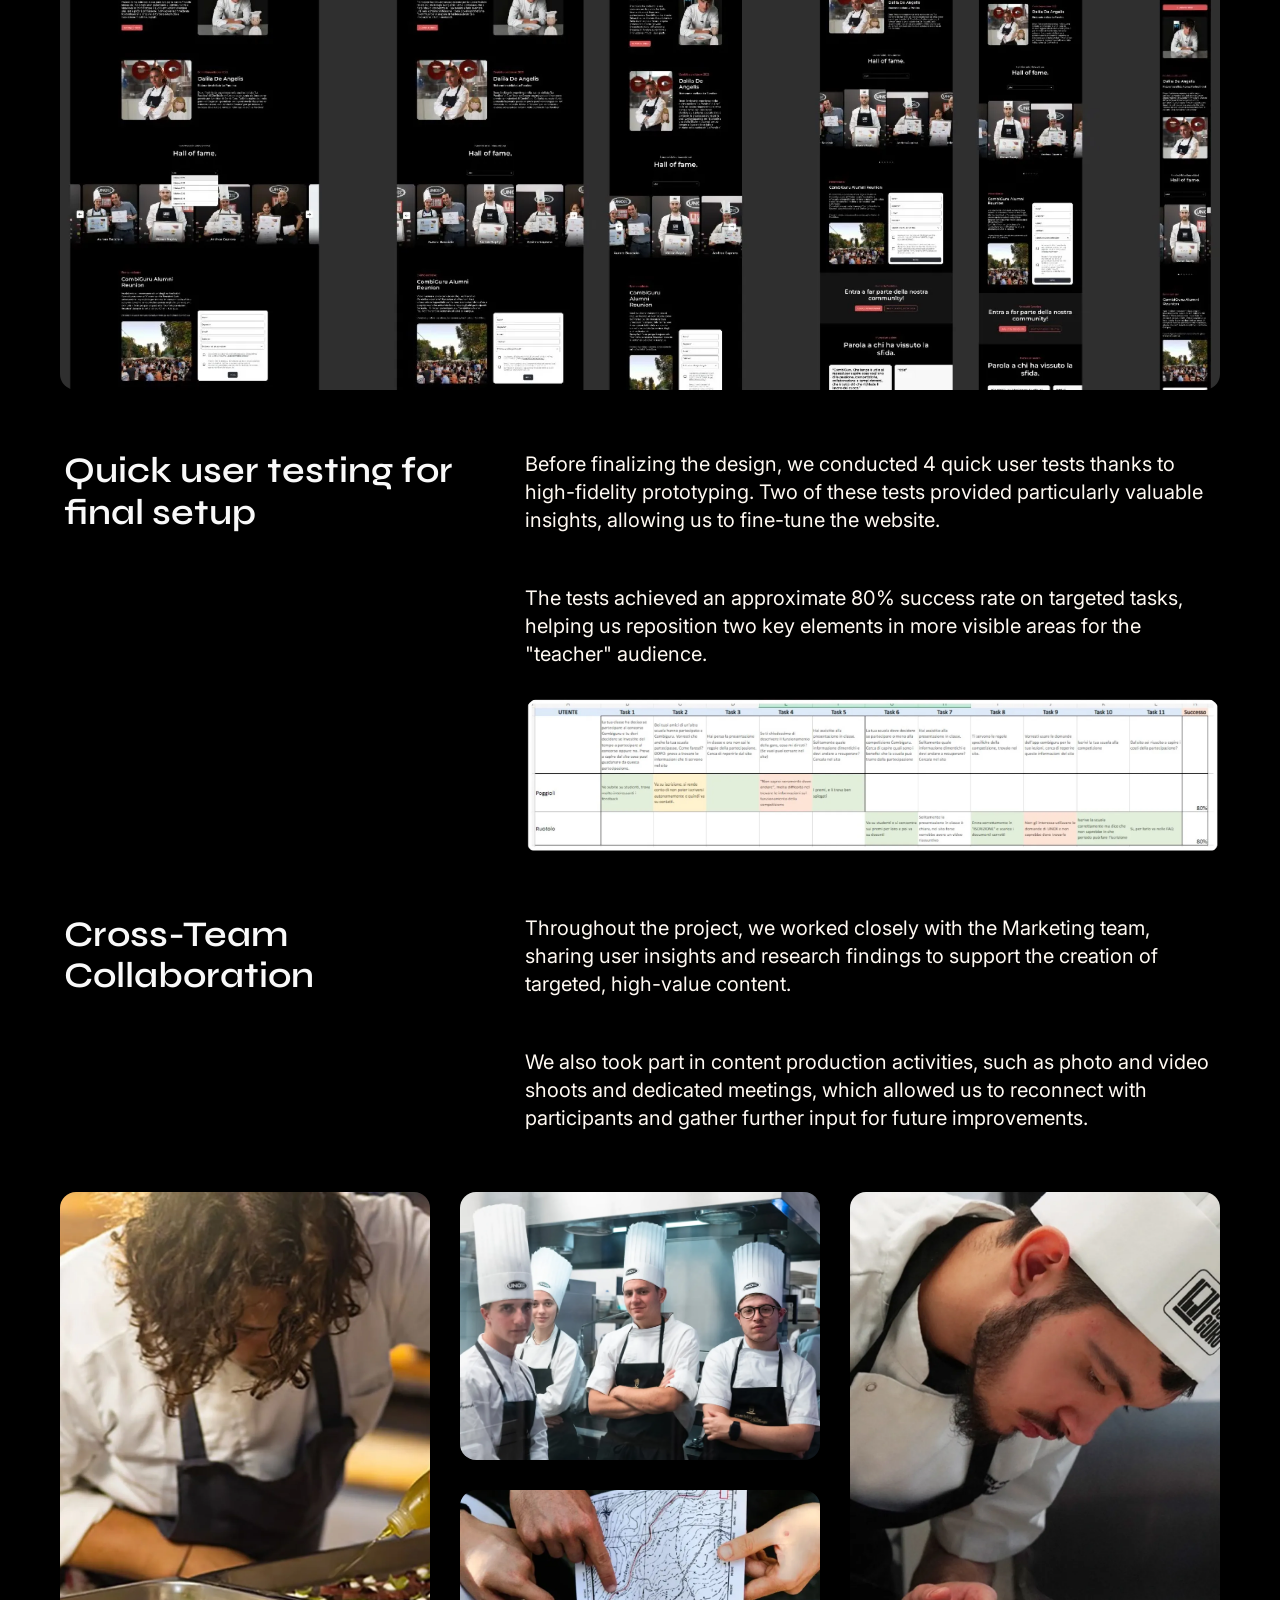
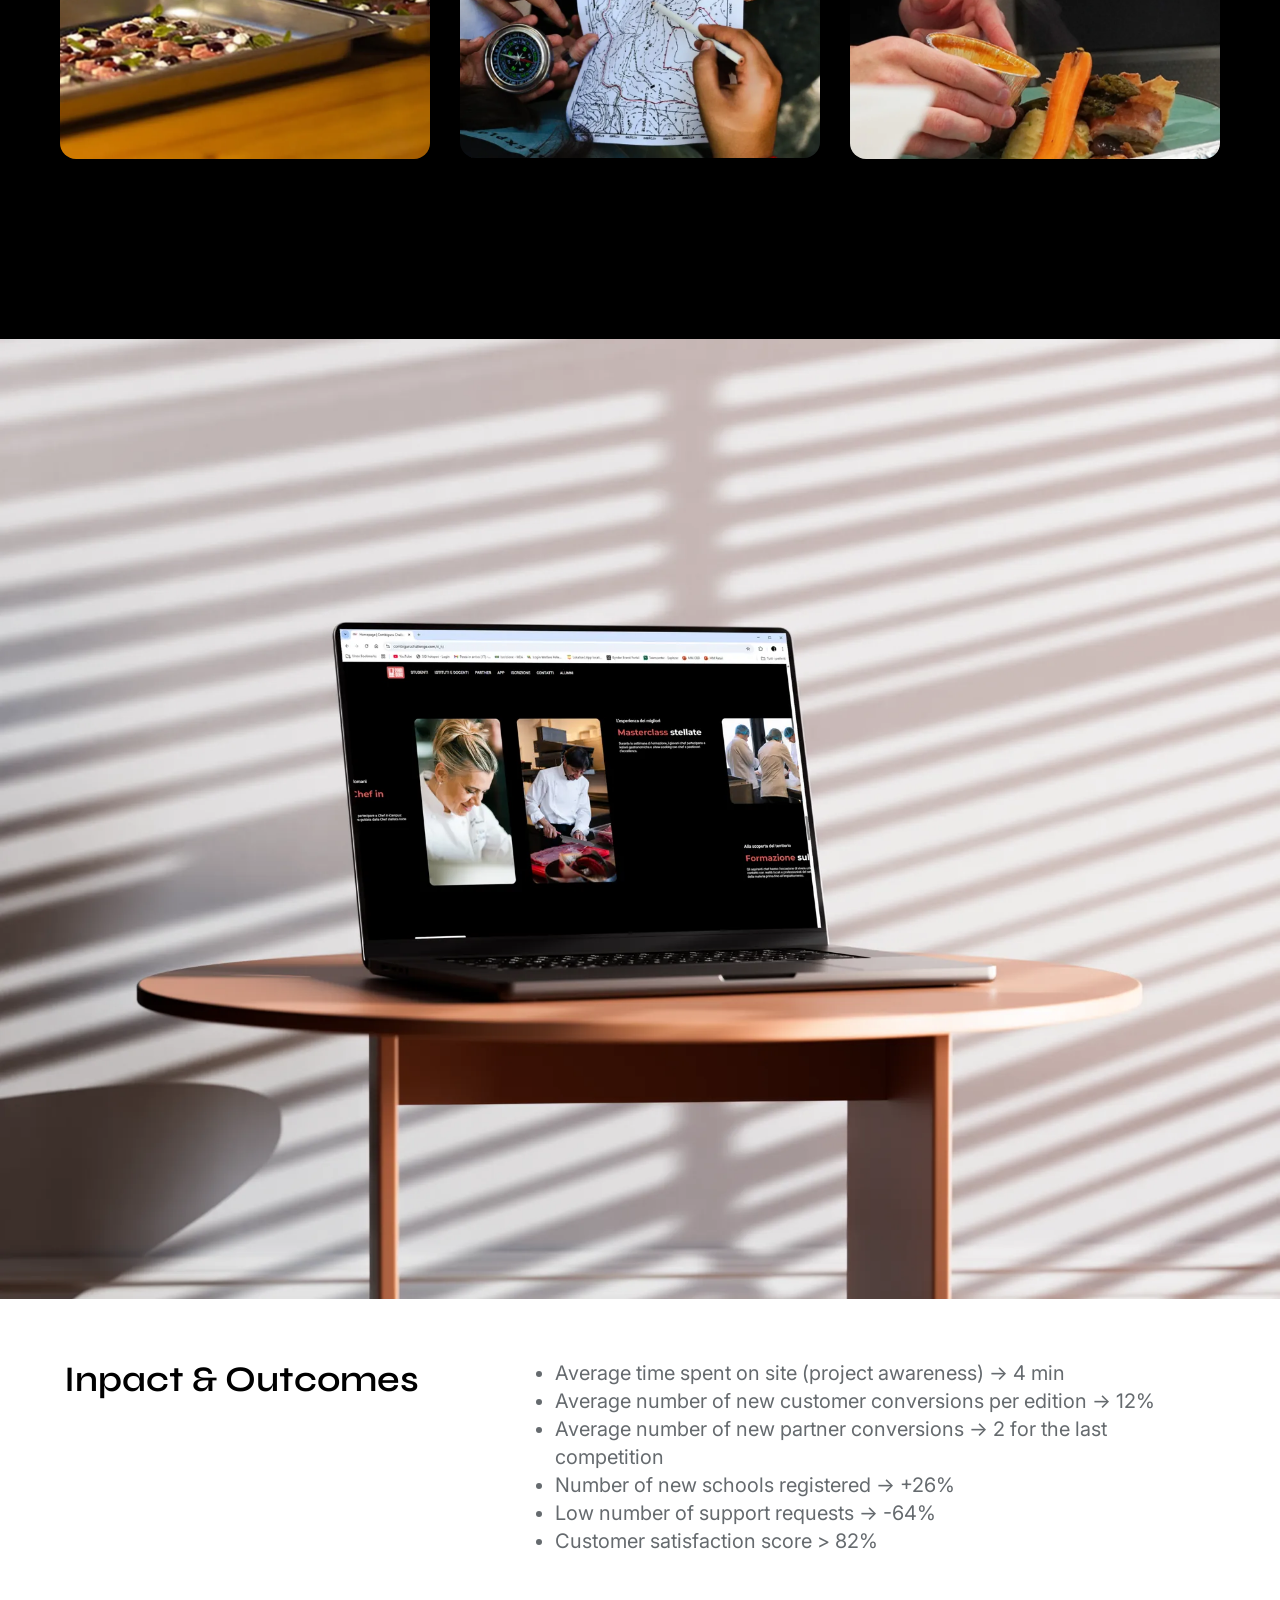
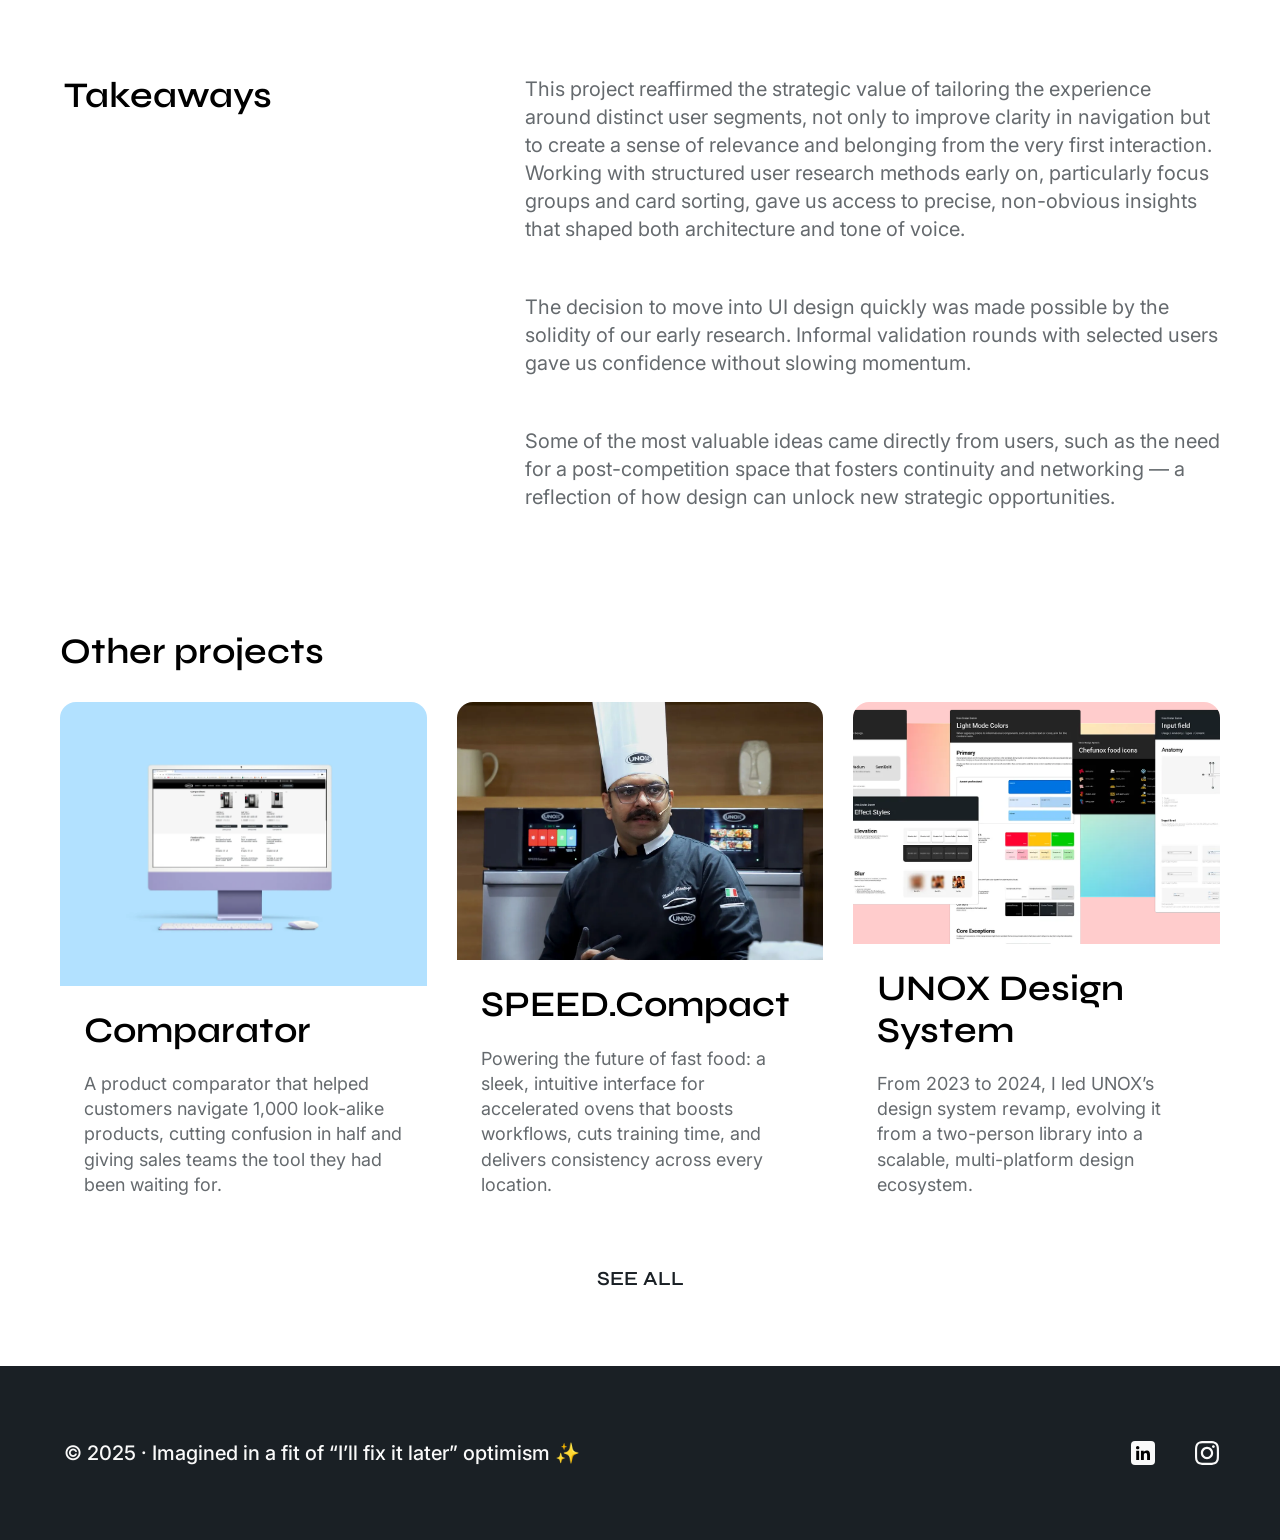
<file: combi-guru.html>
<!doctype html>
<html lang="en">
<head>
  <meta charset="utf-8">
  <meta name="viewport" content="width=device-width, initial-scale=1">
  <title>Combi Guru Website — Gian Marco</title>
  <meta name="description" content="Redesigning the official website to clarify the competition and attract new participants.">
  <link rel="preconnect" href="https://fonts.googleapis.com">
  <link rel="preconnect" href="https://fonts.gstatic.com" crossorigin>
  <link href="https://fonts.googleapis.com/css2?family=Inter:wght@400;500&family=Syne:wght@600&display=swap" rel="stylesheet">
  <link rel="stylesheet" href="styles.css">
</head>
<body>
  <header class="site-header">
    <a class="brand" href="index.html" aria-label="gmrsln — home">
      <img class="brand__mark" src="assets/logo-mark.webp" alt="" width="42" height="42">
      <img class="brand__word" src="assets/wordmark.svg" alt="gmrsln" width="118" height="34">
    </a>
    <nav class="nav" aria-label="Main">
      <a class="nav__link" href="index.html">Work</a>
      <a class="nav__link" href="fun.html">Fun</a>
      <a class="nav__link" href="about.html">About</a>
      <a class="nav__link" href="#">Resume</a>
    </nav>
  </header>
  <main>
    <section class="cs-hero">
      <div class="cs-cover"><img src="assets/combi-hero.webp" alt=""></div>
      <div class="cs-titles">
        <h1 class="display-m">Combi Guru Website</h1>
        <p class="heading-xxl muted">Redesigning the official website to clarify the competition and attract new participants.</p>
      </div>
      <div class="cs-preview">
        <div class="cs-preview__main">
          <div class="label-xxl muted"><p>Combi Guru is an international Unox initiative where the best culinary schools challenge each other in a cooking competition using cutting-edge Unox ovens.</p><p>The website redesign aimed to reposition the platform as a clear, engaging, and informative touchpoint to attract new participants—whether students or schools—and provide all the necessary information about the competition.</p></div>
          <div class="columns">
            <div class="block"><h3 class="heading-xs">Problem</h3><div class="paragraph-xl muted"><p>The previous website lacked clarity and failed to convey the scale and ambition of the competition.<br>Essential details were scattered or hard to find, leading to confusion and a high drop-off rate.</p></div></div>
            <div class="block"><h3 class="heading-xs">Outcome</h3><div class="paragraph-xl muted"><p>A redesigned website that improves information clarity and accessibility, helping schools and students easily understand the competition and how to join, while increasing engagement and participation.</p></div></div>
          </div>
        </div>
        <div class="cs-preview__meta">
          <div class="cs-meta-block"><h3 class="heading-xs">Contribution</h3><div class="paragraph-xl muted">User research<br>Information architecture<br>Product design<br>Project management<br>Design System Alignment</div></div>
          <div class="cs-meta-block"><h3 class="heading-xs">Timeline</h3><div class="paragraph-xl muted"><p>1 month</p></div></div>
          <div class="cs-meta-block"><h3 class="heading-xs">Team</h3><div class="paragraph-xl muted"><p>Me as product designer and another user researcher</p></div></div>
          <div class="cs-meta-block"><h3 class="heading-xs">Links</h3><div class="paragraph-xl muted"><a href="https://combiguruchallenge.com/it_it/" target="_blank" rel="noopener">https://combiguruchallenge.com/it_it/</a></div></div>
        </div>
      </div>
    </section>
    <section class="cs-section">
      <h2 class="cs-section__title display-xs">Design Brief through Focus Group</h2>
      <div class="cs-section__body paragraph-xl muted"><p>Since the project had recently involved several internal stakeholders in a rather unstructured way, we kicked off with a structured in-person focus group. The goal was to quickly gather all key information regarding business objectives and—most importantly—user insights.</p><p>We divided the session into three core areas:</p></div>
    </section>
    <div class="cs-fullbleed cs-fullbleed--tint"><img src="assets/combi-focus-group.webp" alt="" loading="lazy"></div>
    <section class="cs-section cs-section--tight">
      <h2 class="cs-section__title heading-s">Project understanding</h2>
      <div class="cs-section__body paragraph-xl muted"><p>Definition of goals, required and desired gains, and constraints—both from a business/strategic perspective and from the user’s point of view.</p></div>
    </section>
    <section class="cs-section cs-section--tight">
      <h2 class="cs-section__title heading-s">User knowledge</h2>
      <div class="cs-section__body paragraph-xl muted"><p>Exploration of user goals, needs, pain points, and potential opportunities.</p></div>
    </section>
    <section class="cs-section cs-section--tight">
      <h2 class="cs-section__title heading-s">Times and priorities</h2>
      <div class="cs-section__body paragraph-xl muted"><p>Definition of project milestones and measurable indicators of success.</p></div>
    </section>
    <section class="cs-section">
      <h2 class="cs-section__title heading-s">KPIs</h2>
      <div class="cs-section__body paragraph-xl muted"><ul><li>May 2024 (completion by April 2024 to allow for translation timeline)</li><li>Average time spent on site (project awareness) → 5 min</li><li>Average number of new customer conversions per edition → 1%</li><li>Average number of new partner conversions → 2/year</li><li>Number of new schools registered (currently 2–3 out of 120) → +30%</li><li>Low number of support requests → -75%</li><li>Usability evaluation score: 5 out of 7</li><li>UX/UI error rate &lt;25%</li><li>Customer satisfaction score &gt;66%</li></ul></div>
    </section>
    <section class="cs-section">
      <h2 class="cs-section__title display-xs">Personas from Focus Group</h2>
      <div class="cs-section__body paragraph-xl muted"><p>Thanks to the insights collected during the focus group, we defined two primary and one secondary user personas. This step allowed us to clarify user goals, motivations, and pain points, and helped align the following phases of the project, especially information architecture, on the real needs of our audience.</p></div>
    </section>
    <section class="cs-personas">
      <div class="cs-persona">
        <div class="cs-persona__head"><h2 class="heading-m">Chiara</h2><p class="display-xs muted">Ambitious student</p></div>
        <img class="cs-persona__img" src="assets/combi-persona-1.webp" alt="" loading="lazy">
        <div class="cs-persona__lists paragraph-xl muted">
          <div class="cs-meta-block"><h3 class="heading-xs">Goals</h3><ul><li>Compete to gain recognition and experience</li><li>Connect with top culinary schools and brands</li><li>Learn by doing, in a high-level environment</li></ul></div>
          <div class="cs-meta-block"><h3 class="heading-xs">Needs</h3><ul><li>Clear, motivating information about the competition</li><li>Easy access to deadlines and requirements</li><li>Content that speaks their language—fast, visual, inspiring</li></ul></div>
          <div class="cs-meta-block"><h3 class="heading-xs">Pains</h3><ul><li>Feels intimidated or unsure how to participate</li><li>Has trouble convincing their school to get involved</li><li>Gets lost in long or poorly structured web content</li></ul></div>
        </div>
      </div>
      <div class="cs-persona">
        <div class="cs-persona__head"><h2 class="heading-m">Prof. Del Giudice</h2><p class="display-xs muted"><span class="heading-s">Forward-Thinking </span>Professor</p></div>
        <img class="cs-persona__img" src="assets/combi-persona-2.webp" alt="" loading="lazy">
        <div class="cs-persona__lists paragraph-xl muted">
          <div class="cs-meta-block"><h3 class="heading-xs">Goals</h3><ul><li>Give students a real-world challenge</li><li>Promote their school on an international stage</li><li>Stay updated on culinary innovation and industry trends</li></ul></div>
          <div class="cs-meta-block"><h3 class="heading-xs">Needs</h3><ul><li>A clear understanding of how the competition works</li><li>Reassurance on the educational value and legitimacy</li><li>Easy-to-share material to involve students</li></ul></div>
          <div class="cs-meta-block"><h3 class="heading-xs">Pains</h3><ul><li>Lack of time to read and browse</li><li>Skepticism towards extra-curricular proposals</li><li>Confusion in finding rules, timeline, or contacts</li></ul></div>
        </div>
      </div>
      <div class="cs-persona">
        <div class="cs-persona__head"><h2 class="heading-m">Elly</h2><p class="display-xs muted">Competition partner</p></div>
        <img class="cs-persona__img" src="assets/combi-persona-3.webp" alt="" loading="lazy">
        <div class="cs-persona__lists paragraph-xl muted">
          <div class="cs-meta-block"><h3 class="heading-xs">Goals</h3><ul><li>Increase brand presence in the culinary world</li><li>Support innovation in culinary education</li></ul></div>
          <div class="cs-meta-block"><h3 class="heading-xs">Needs</h3><ul><li>Overview of the project’s visibility and value</li><li>Highlights on networking opportunities</li><li>Professional, convincing content</li></ul></div>
          <div class="cs-meta-block"><h3 class="heading-xs">Pains</h3><ul><li>Doesn’t immediately understand the benefit of involvement</li><li>Distrusts unclear or overly promotional initiatives</li></ul></div>
        </div>
      </div>
    </section>
    <section class="cs-dark">
    <section class="cs-section">
      <h2 class="cs-section__title display-xs">Information Architecture with Card Sorting</h2>
      <div class="cs-section__body paragraph-xl muted"><p>To reorganize the website’s structure and make information easier to find, we conducted a card sorting activity.</p><p>Each session was structured to extract both expectations and mental models from our different user types. We began with a 10-minute individual activity where participants were asked to write down, on cards, all the content they would expect or wish to find on the website. This step was crucial to avoid bias and surface spontaneous, user-driven needs.</p><p>Following that, in the next 20 minutes, participants engaged in an open card sorting session where they grouped the cards into meaningful categories and were encouraged to rename each group according to what made sense to them thinking aloud. This process helped us understand how users mentally organize information and what labels feel intuitive for them, informing the new information architecture of the website.</p></div>
    </section>
      <img src="assets/combi-cardsort-1.webp" alt="" loading="lazy" style="width:100%;height:567px;object-fit:cover">
      <div class="paragraph-xl"><p>The results of the card sorting sessions highlighted the importance of organizing the site by user type, leading us to design dedicated sections for students, professors, and partners, accessible directly from the main menu. This helped simplify the user journey and ensured that each visitor could quickly find the information most relevant to them.</p><p>We also introduced clear and accessible registration and contact sections, acting as primary calls to action and ensuring users can easily take the next step.</p><p>A particularly valuable insight emerged during the card sorting sessions: several participants unexpectedly suggested adding a section dedicated to past participants or post-competition activities. We embraced this idea, recognizing the opportunity to foster an ongoing relationship with the community.</p><p>This new section can serve as a space for networking opportunities, alumni stories, and dedicated events, strengthening the project's sense of continuity and belonging.</p></div>
      <img src="assets/combi-cardsort-2.webp" alt="" loading="lazy" style="width:100%;height:auto">
      <img src="assets/combi-nav.webp" alt="" loading="lazy" style="width:min(934px,100%);height:auto;border-radius:0;align-self:center">
    <section class="cs-section">
      <h2 class="cs-section__title display-xs">Fast design with real feedbacks</h2>
      <div class="cs-section__body paragraph-xl muted"><p>With a solid information architecture in place and limited time available, we moved directly into the design phase using Figma.<br>Confident in the structure we had built, we opted for a rapid design sprint, validating key interface choices through quick feedback sessions with some of the card sorting participants we had kept in touch with.<br>This agile, collaborative approach allowed us to refine the UI while staying aligned with users' expectations and creating correct contents and copy with the Marketing Team.</p></div>
    </section>
      <img src="assets/combi-design.webp" alt="" loading="lazy" style="width:100%;height:auto">
    <section class="cs-section">
      <h2 class="cs-section__title display-xs">Quick user testing for final setup</h2>
      <div class="cs-section__body paragraph-xl muted"><p>Before finalizing the design, we conducted 4 quick user tests thanks to high-fidelity prototyping. Two of these tests provided particularly valuable insights, allowing us to fine-tune the website.</p><p>The tests achieved an approximate 80% success rate on targeted tasks, helping us reposition two key elements in more visible areas for the "teacher" audience.</p><img src="assets/combi-test.webp" alt="" loading="lazy" style="width:100%;height:auto;border-radius:16px"></div>
    </section>
    <section class="cs-section">
      <h2 class="cs-section__title display-xs">Cross-Team Collaboration</h2>
      <div class="cs-section__body paragraph-xl muted"><p>Throughout the project, we worked closely with the Marketing team, sharing user insights and research findings to support the creation of targeted, high-value content.</p><p>We also took part in content production activities, such as photo and video shoots and dedicated meetings, which allowed us to reconnect with participants and gather further input for future improvements.</p></div>
    </section>
      <div class="cs-gallery">
        <img src="assets/combi-collab-1.webp" alt="" loading="lazy">
        <div style="display:flex;flex-direction:column;gap:30px;flex:0 0 31%"><img src="assets/combi-collab-2.webp" alt="" loading="lazy" style="height:268px"><img src="assets/combi-collab-3.webp" alt="" loading="lazy" style="height:268px"></div>
        <img src="assets/combi-collab-4.webp" alt="" loading="lazy">
      </div>
    </section>
    <div class="cs-fullbleed"><img src="assets/combi-mockup.webp" alt="" loading="lazy"></div>
    <section class="cs-section">
      <h2 class="cs-section__title display-xs">Inpact &amp; Outcomes</h2>
      <div class="cs-section__body paragraph-xl muted"><ul><li>Average time spent on site (project awareness) → 4 min</li><li>Average number of new customer conversions per edition → 12%</li><li>Average number of new partner conversions → 2 for the last competition</li><li>Number of new schools registered → +26%</li><li>Low number of support requests → -64%</li><li>Customer satisfaction score &gt; 82%</li></ul></div>
    </section>
    <section class="cs-section">
      <h2 class="cs-section__title display-xs">Takeaways</h2>
      <div class="cs-section__body paragraph-xl muted"><p>This project reaffirmed the strategic value of tailoring the experience around distinct user segments, not only to improve clarity in navigation but to create a sense of relevance and belonging from the very first interaction.<br>Working with structured user research methods early on, particularly focus groups and card sorting, gave us access to precise, non-obvious insights that shaped both architecture and tone of voice.</p><p>The decision to move into UI design quickly was made possible by the solidity of our early research. Informal validation rounds with selected users gave us confidence without slowing momentum.</p><p>Some of the most valuable ideas came directly from users, such as the need for a post-competition space that fosters continuity and networking — a reflection of how design can unlock new strategic opportunities.</p></div>
    </section>
    <section class="other-projects">
      <h2 class="display-xs">Other projects</h2>
      <div class="works">
        <a class="card" href="comparator.html">
          <div class="card__media"><img src="assets/work-2.webp" alt="" loading="lazy"></div>
          <div class="card__texts">
            <h3 class="display-xs">Comparator</h3>
            <p class="paragraph-l muted">A product comparator that helped customers navigate 1,000 look-alike products, cutting confusion in half and giving sales teams the tool they had been waiting for.</p>
          </div>
        </a>
        <a class="card" href="speed-compact.html">
          <div class="card__media"><img src="assets/work-3.webp" alt="" loading="lazy"></div>
          <div class="card__texts">
            <h3 class="display-xs">SPEED.Compact</h3>
            <p class="paragraph-l muted">Powering the future of fast food: a sleek, intuitive interface for accelerated ovens that boosts workflows, cuts training time, and delivers consistency across every location.</p>
          </div>
        </a>
        <a class="card" href="design-system.html">
          <div class="card__media card__media--red"><img src="assets/work-4.webp" alt="" loading="lazy"></div>
          <div class="card__texts">
            <h3 class="display-xs">UNOX Design System</h3>
            <p class="paragraph-l muted">From 2023 to 2024, I led UNOX’s design system revamp, evolving it from a two-person library into a scalable, multi-platform design ecosystem.</p>
          </div>
        </a>
      </div>
      <a class="btn-text" href="index.html">SEE ALL</a>
    </section>
  </main>
  <footer class="site-footer">
    <p class="label-xl">© 2025 · Imagined in a fit of “I’ll fix it later” optimism ✨</p>
    <div class="socials">
      <a class="social" href="https://www.linkedin.com/in/gian-marco-solin-b03448205/" target="_blank" rel="noopener" aria-label="LinkedIn">
        <span class="social__glyph social__glyph--light"><img src="assets/linkedin-glyph-light.svg" alt=""></span>
      </a>
      <a class="social" href="https://www.instagram.com/gianmarcosolin/" target="_blank" rel="noopener" aria-label="Instagram">
        <img src="assets/instagram-light.svg" alt="" width="24" height="24">
      </a>
    </div>
  </footer>
</body>
</html>
</file>
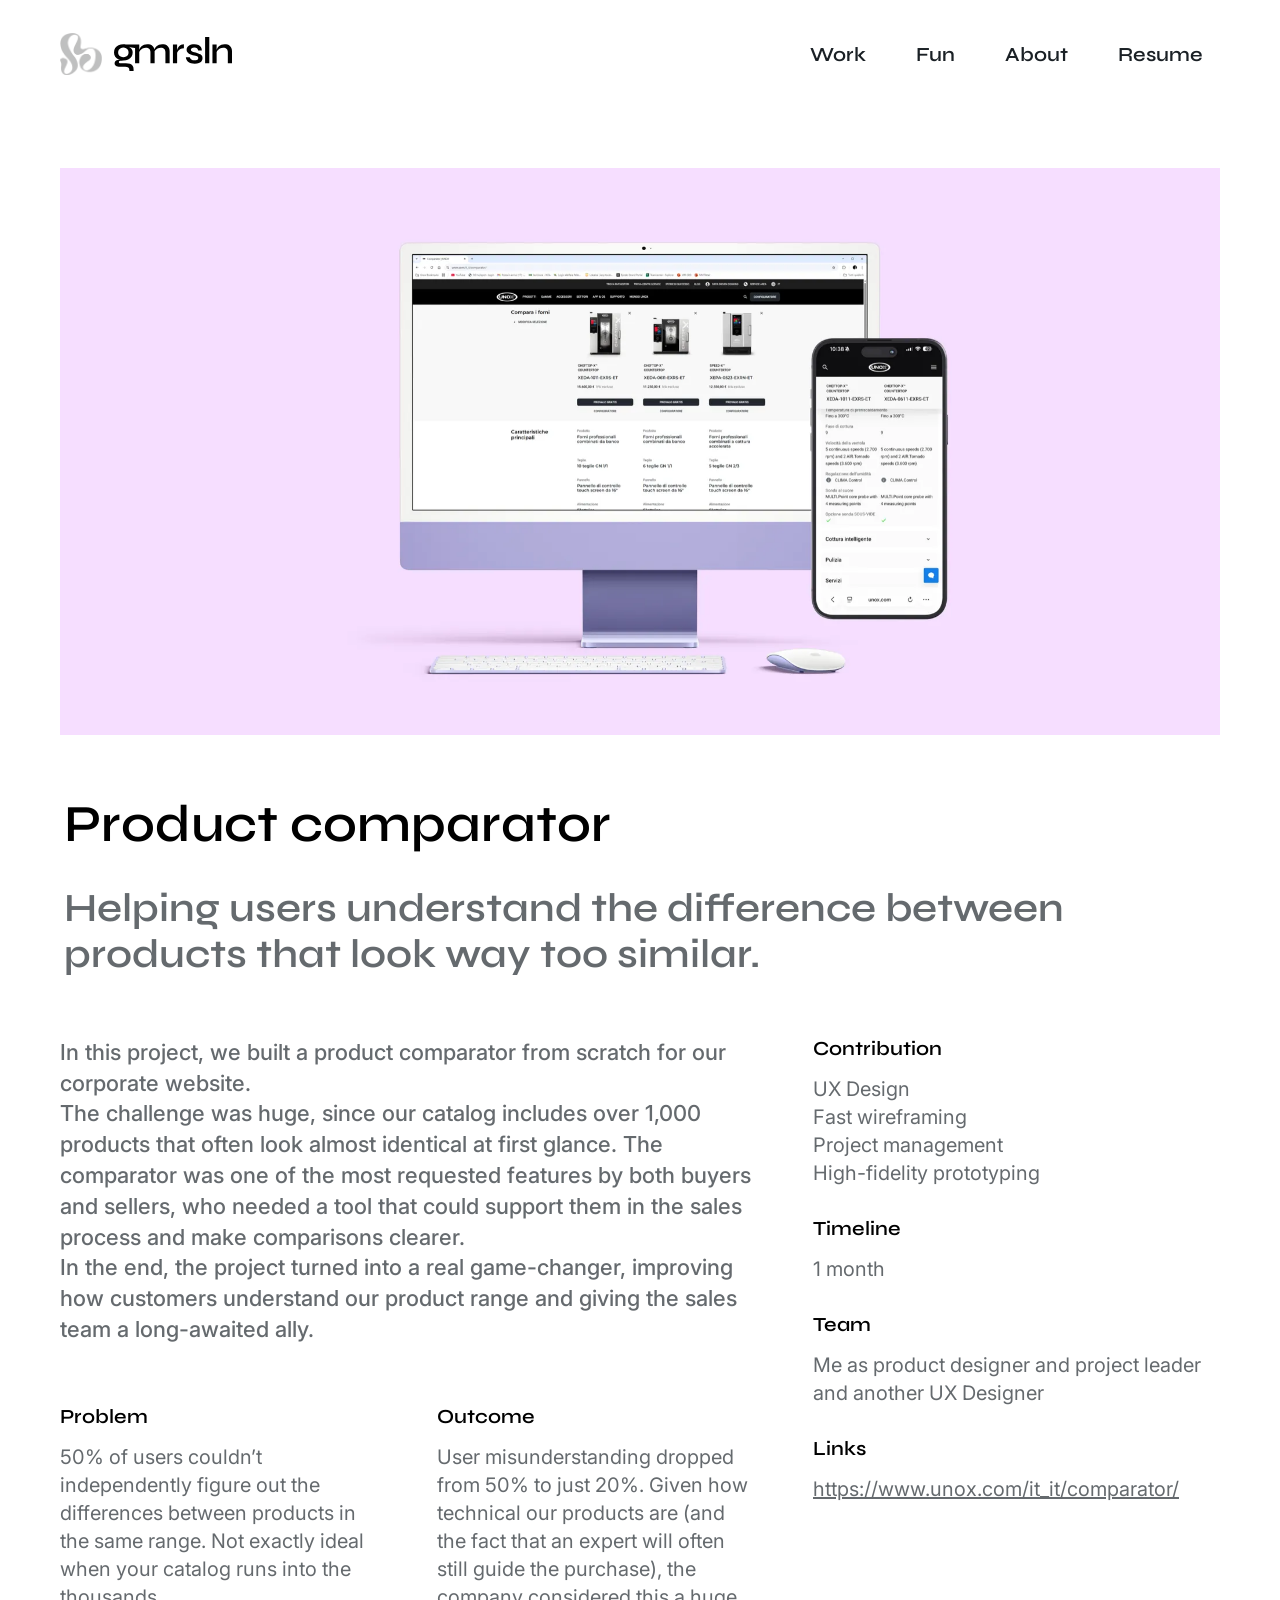
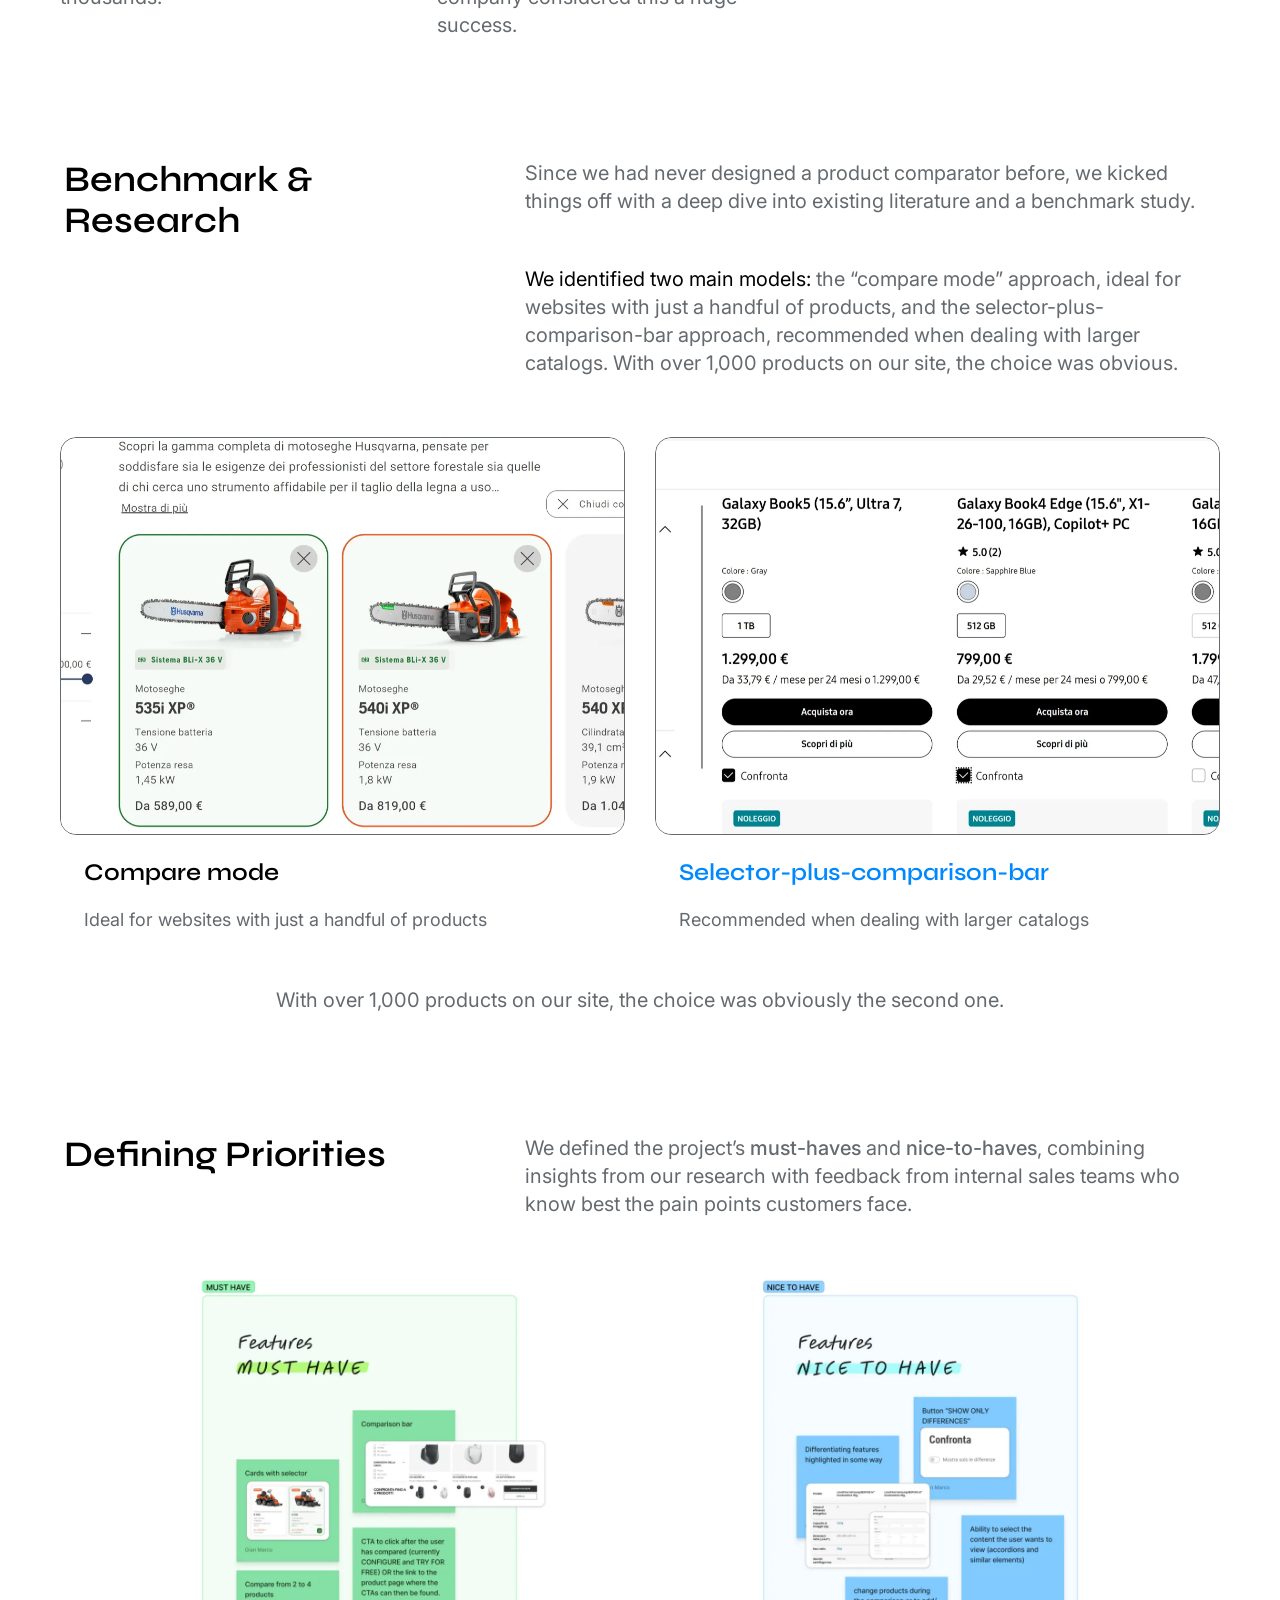
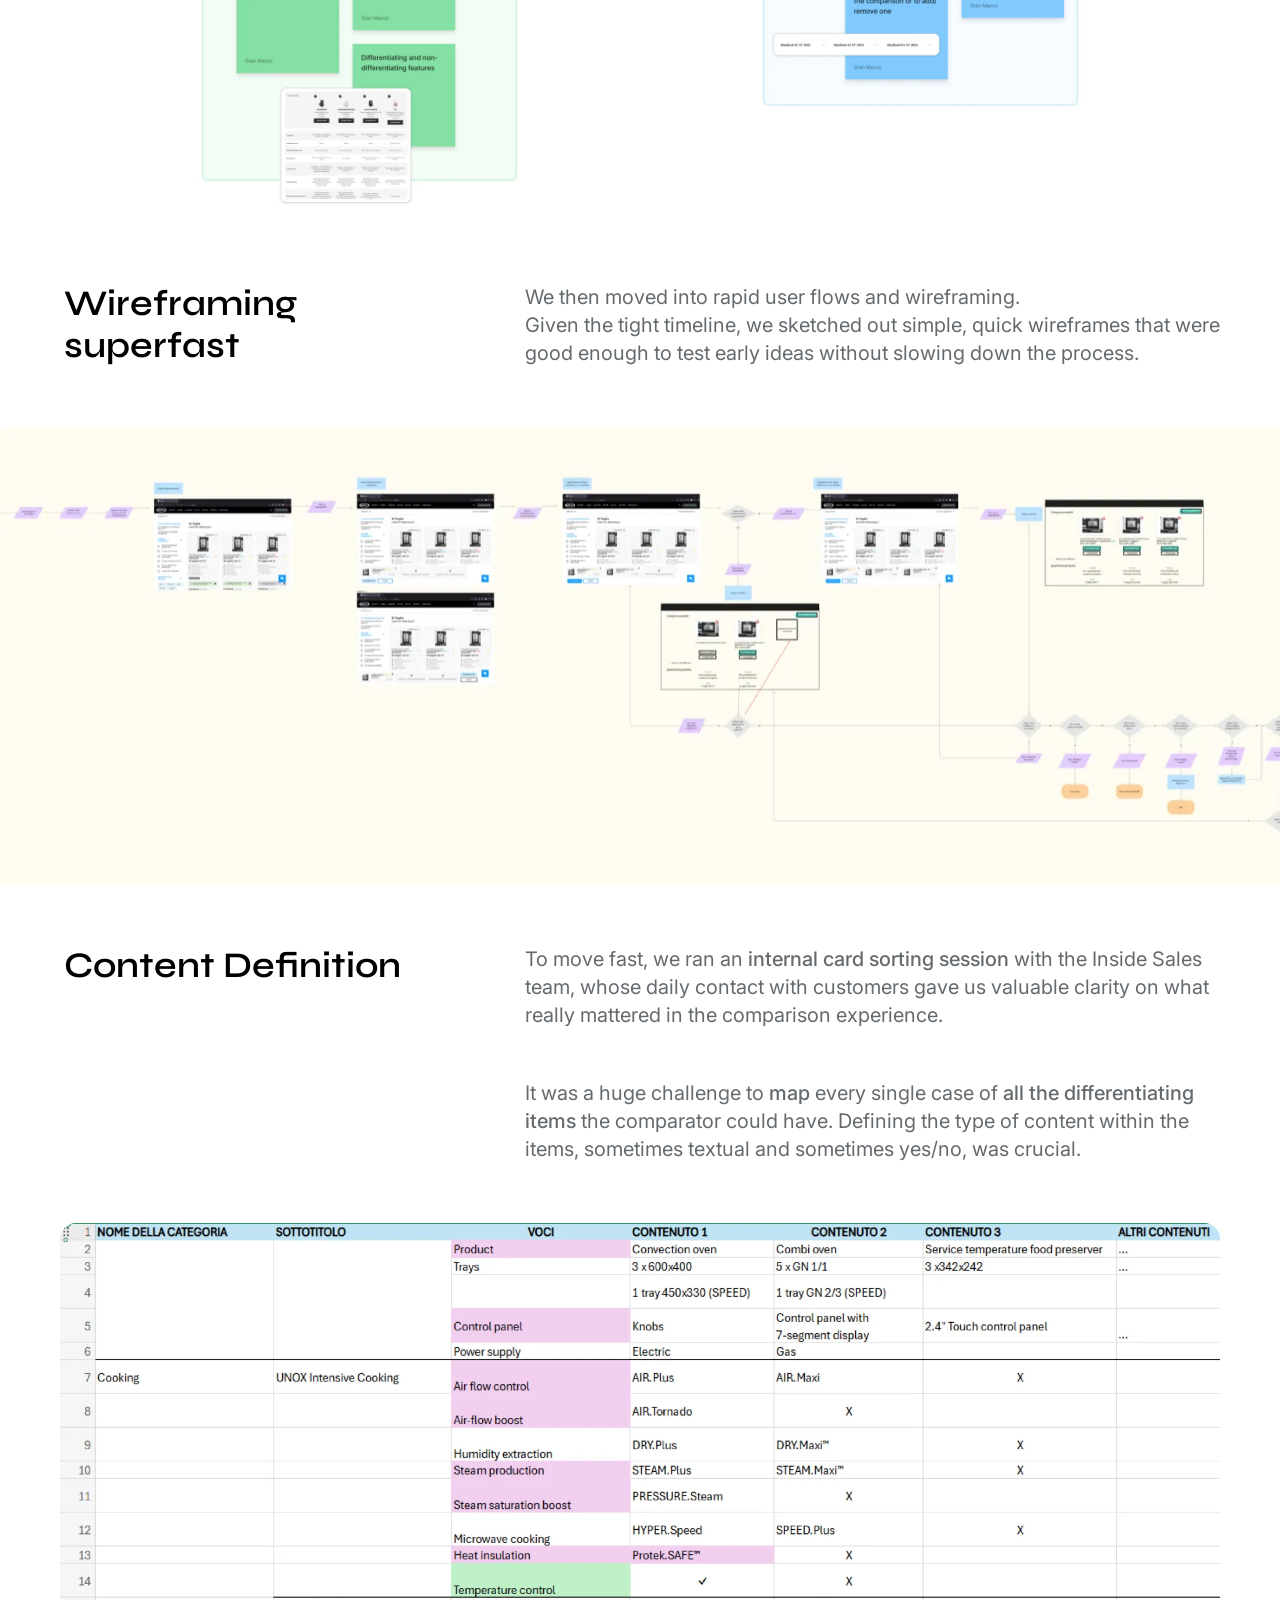
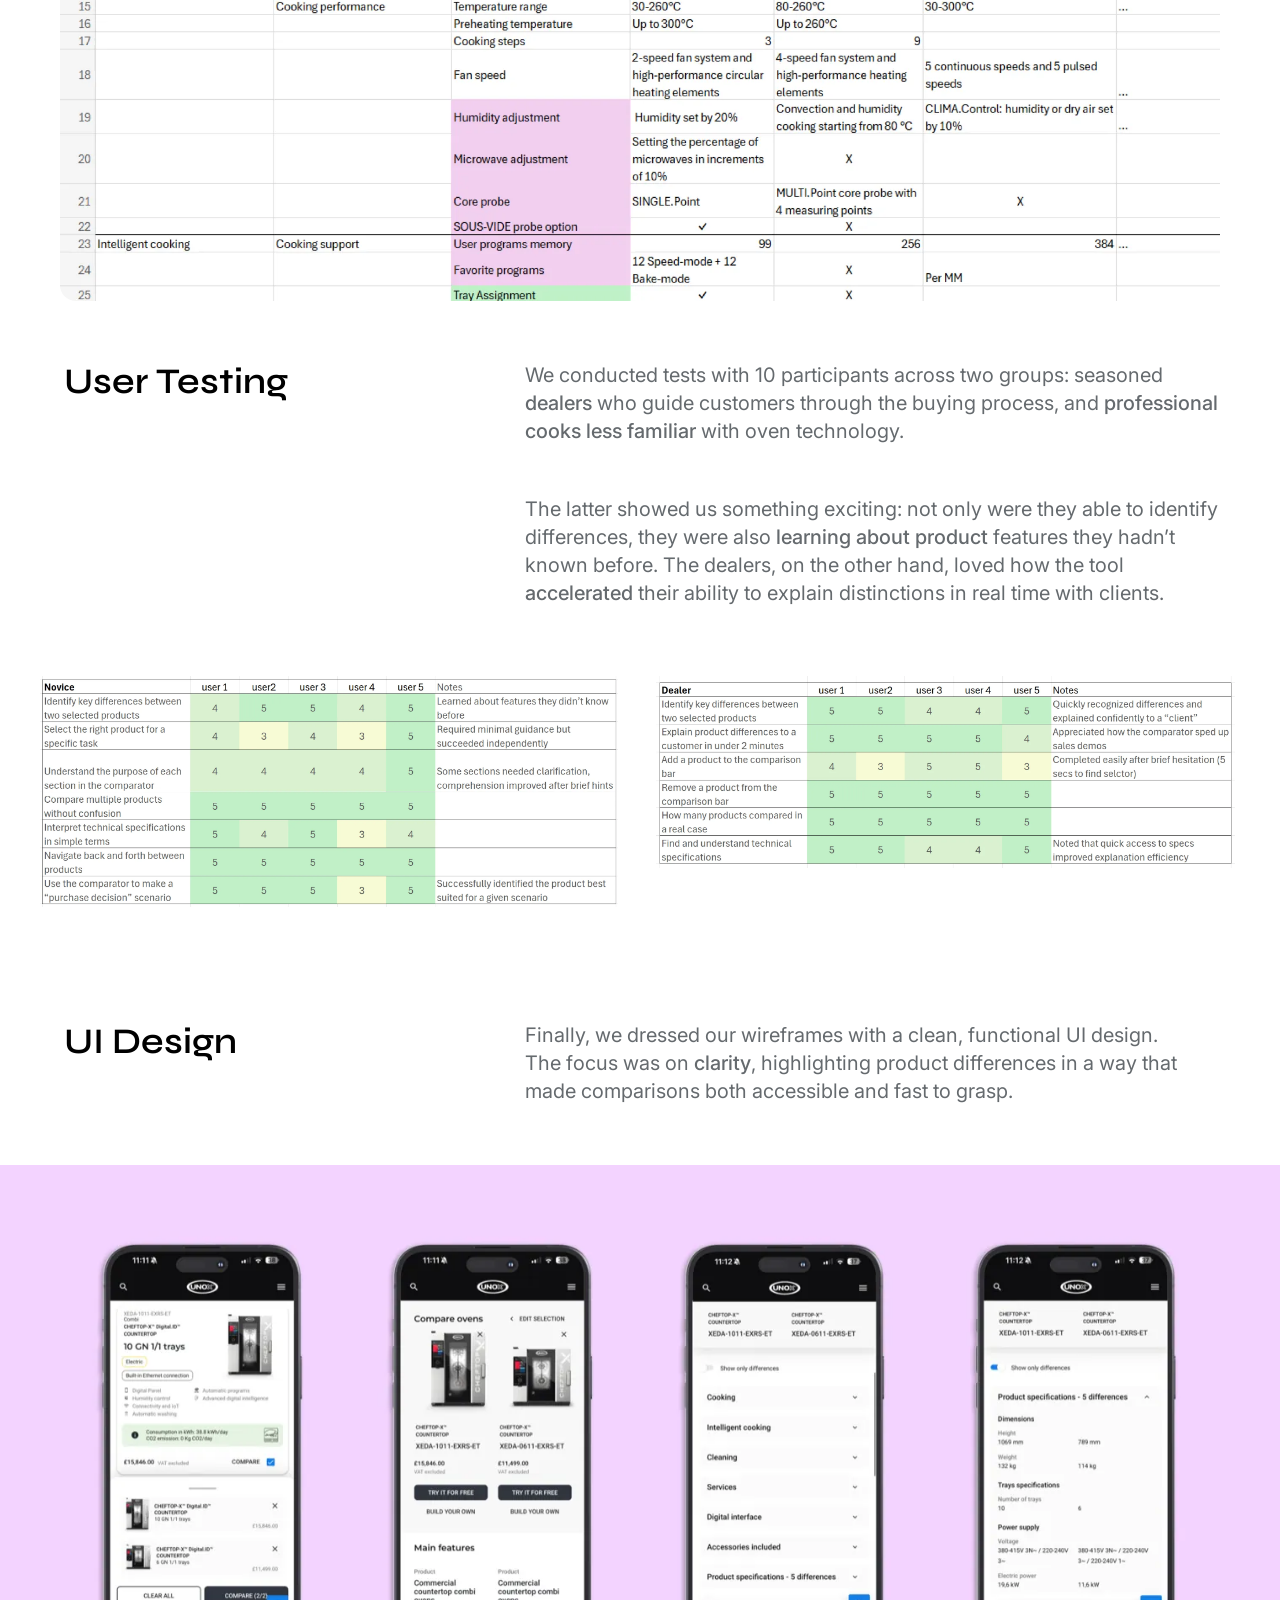
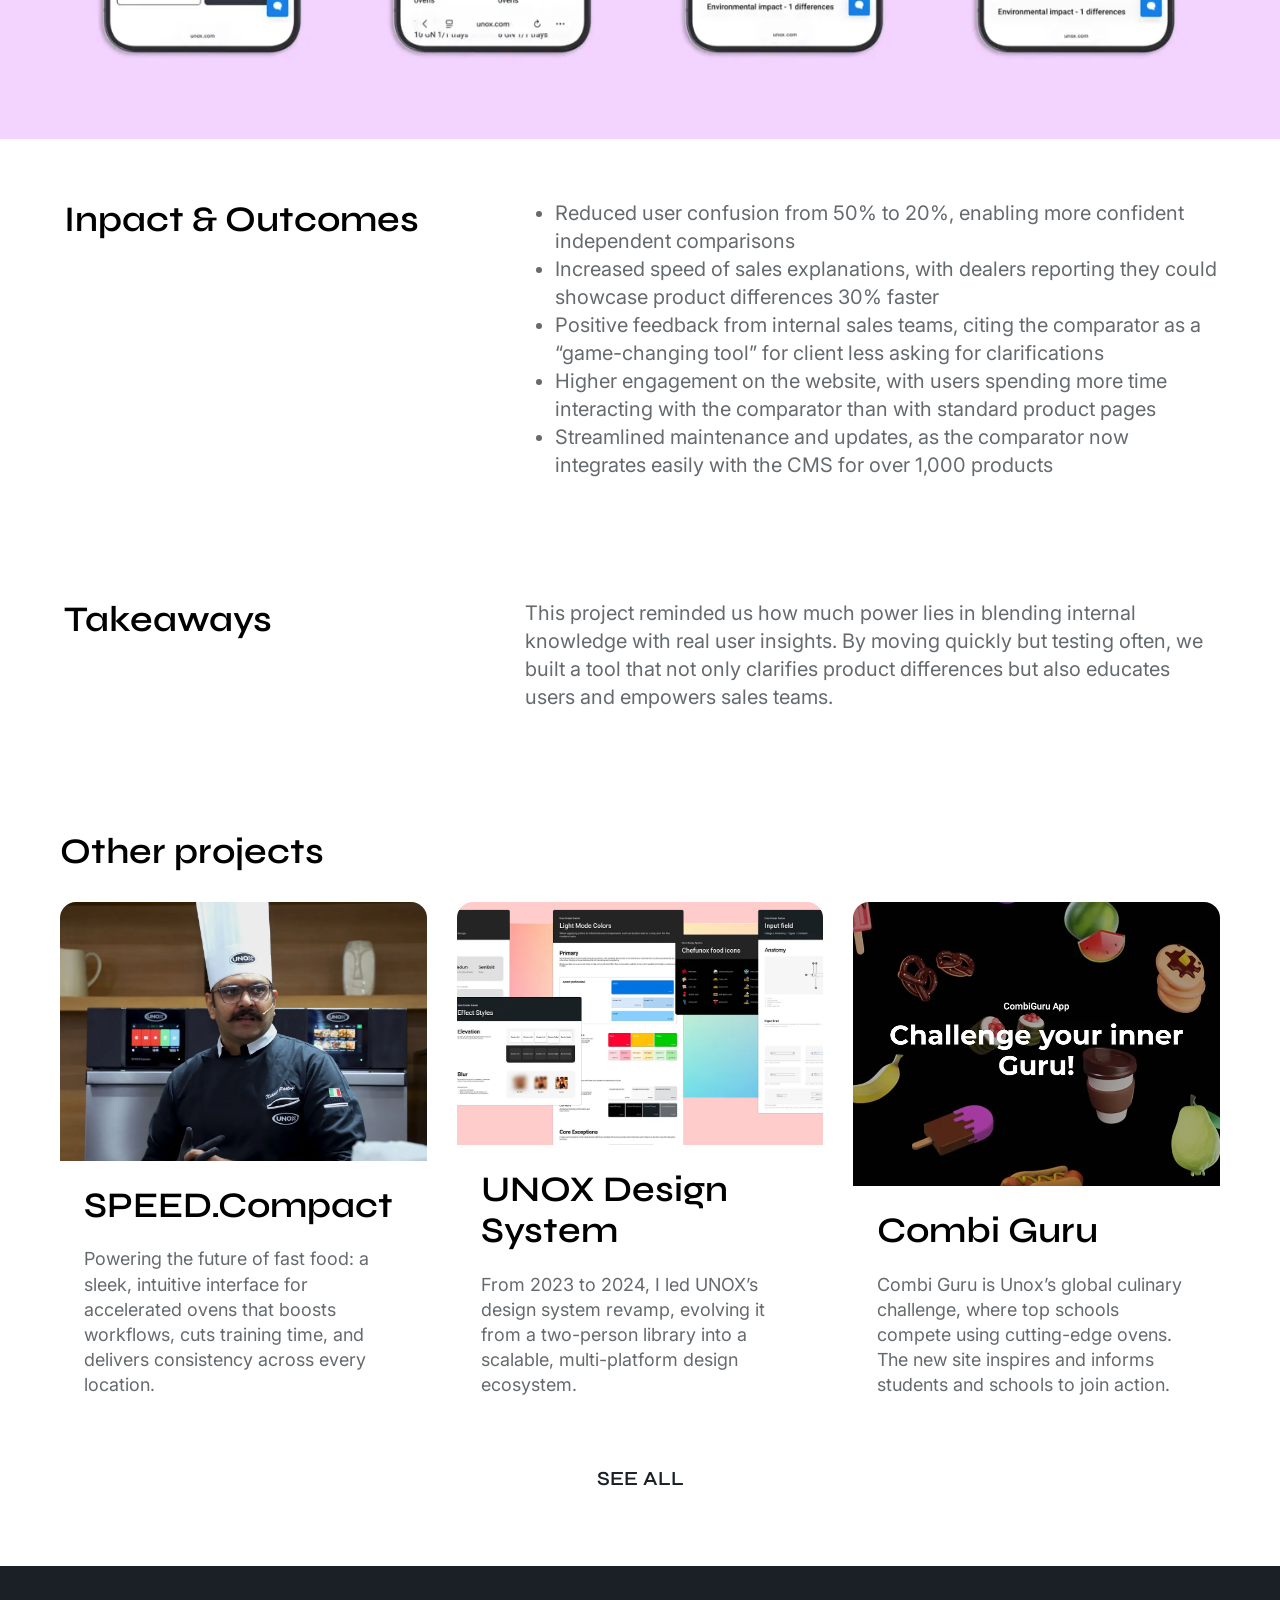
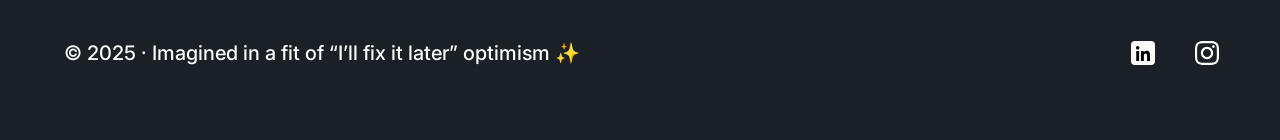
<file: comparator.html>
<!doctype html>
<html lang="en">
<head>
  <meta charset="utf-8">
  <meta name="viewport" content="width=device-width, initial-scale=1">
  <title>Product comparator — Gian Marco</title>
  <meta name="description" content="Helping users understand the difference between products that look way too similar.">
  <link rel="preconnect" href="https://fonts.googleapis.com">
  <link rel="preconnect" href="https://fonts.gstatic.com" crossorigin>
  <link href="https://fonts.googleapis.com/css2?family=Inter:wght@400;500&family=Syne:wght@600&display=swap" rel="stylesheet">
  <link rel="stylesheet" href="styles.css">
</head>
<body>
  <header class="site-header">
    <a class="brand" href="index.html" aria-label="gmrsln — home">
      <img class="brand__mark" src="assets/logo-mark.webp" alt="" width="42" height="42">
      <img class="brand__word" src="assets/wordmark.svg" alt="gmrsln" width="118" height="34">
    </a>
    <nav class="nav" aria-label="Main">
      <a class="nav__link" href="index.html">Work</a>
      <a class="nav__link" href="fun.html">Fun</a>
      <a class="nav__link" href="about.html">About</a>
      <a class="nav__link" href="#">Resume</a>
    </nav>
  </header>
  <main>
    <section class="cs-hero">
      <div class="cs-cover"><img src="assets/comparator-hero.webp" alt=""></div>
      <div class="cs-titles">
        <h1 class="display-m">Product comparator</h1>
        <p class="heading-xxl muted">Helping users understand the difference between products that look way too similar.</p>
      </div>
      <div class="cs-preview">
        <div class="cs-preview__main">
          <div class="label-xxl muted"><p>In this project, we built a product comparator from scratch for our corporate website.</p><p>The challenge was huge, since our catalog includes over 1,000 products that often look almost identical at first glance. The comparator was one of the most requested features by both buyers and sellers, who needed a tool that could support them in the sales process and make comparisons clearer.</p><p>In the end, the project turned into a real game-changer, improving how customers understand our product range and giving the sales team a long-awaited ally.</p></div>
          <div class="columns">
            <div class="block"><h3 class="heading-xs">Problem</h3><div class="paragraph-xl muted"><p>50% of users couldn’t independently figure out the differences between products in the same range. Not exactly ideal when your catalog runs into the thousands.</p></div></div>
            <div class="block"><h3 class="heading-xs">Outcome</h3><div class="paragraph-xl muted"><p>User misunderstanding dropped from 50% to just 20%. Given how technical our products are (and the fact that an expert will often still guide the purchase), the company considered this a huge success.</p></div></div>
          </div>
        </div>
        <div class="cs-preview__meta">
          <div class="cs-meta-block"><h3 class="heading-xs">Contribution</h3><div class="paragraph-xl muted">UX Design<br>Fast wireframing<br>Project management<br>High-fidelity prototyping</div></div>
          <div class="cs-meta-block"><h3 class="heading-xs">Timeline</h3><div class="paragraph-xl muted"><p>1 month</p></div></div>
          <div class="cs-meta-block"><h3 class="heading-xs">Team</h3><div class="paragraph-xl muted"><p>Me as product designer and project leader and another UX Designer</p></div></div>
          <div class="cs-meta-block"><h3 class="heading-xs">Links</h3><div class="paragraph-xl muted"><a href="https://www.unox.com/it_it/comparator/" target="_blank" rel="noopener">https://www.unox.com/it_it/comparator/</a></div></div>
        </div>
      </div>
    </section>
    <section class="cs-section">
      <h2 class="cs-section__title display-xs">Benchmark &amp; Research</h2>
      <div class="cs-section__body paragraph-xl muted"><p>Since we had never designed a product comparator before, we kicked things off with a deep dive into existing literature and a benchmark study.</p><p><span style="color:#000">We identified two main models:</span> the “compare mode” approach, ideal for websites with just a handful of products, and the selector-plus-comparison-bar approach, recommended when dealing with larger catalogs. With over 1,000 products on our site, the choice was obvious.</p></div>
    </section>
    <div class="cs-figure">
      <div class="cs-gallery">
        <div class="card card--static">
          <div class="card__media" style="border:1px solid #656a6e;border-radius:16px"><img src="assets/comparator-compare.webp" alt="" loading="lazy"></div>
          <div class="card__texts"><h3 class="heading-s">Compare mode</h3><p class="paragraph-l muted">Ideal for websites with just a handful of products</p></div>
        </div>
        <div class="card card--static">
          <div class="card__media" style="border:1px solid #656a6e;border-radius:16px"><img src="assets/comparator-selector.webp" alt="" loading="lazy"></div>
          <div class="card__texts"><h3 class="heading-s" style="color:#0088ff">Selector-plus-comparison-bar</h3><p class="paragraph-l muted">Recommended when dealing with larger catalogs</p></div>
        </div>
      </div>
    </div>
    <p class="paragraph-xl muted" style="text-align:center;padding:30px var(--gutter) 60px">With over 1,000 products on our site, the choice was obviously the second one.</p>
    <section class="cs-section">
      <h2 class="cs-section__title display-xs">Defining Priorities</h2>
      <div class="cs-section__body paragraph-xl muted"><p>We defined the project’s <strong>must-haves</strong> and <strong>nice-to-haves</strong>, combining insights from our research with feedback from internal sales teams who know best the pain points customers face.</p></div>
    </section>
    <div style="display:flex;justify-content:center"><img src="assets/comparator-priorities.webp" alt="" loading="lazy" style="width:71.16%;height:auto"></div>
    <section class="cs-section">
      <h2 class="cs-section__title display-xs">Wireframing superfast</h2>
      <div class="cs-section__body paragraph-xl muted"><p>We then moved into rapid user flows and wireframing.<br>Given the tight timeline, we sketched out simple, quick wireframes that were good enough to test early ideas without slowing down the process.</p></div>
    </section>
    <div style="overflow:hidden;aspect-ratio:1512/541;position:relative"><img src="assets/comparator-wireframes.webp" alt="" loading="lazy" style="position:absolute;left:0;top:0;width:128.6%;height:100%;max-width:none;object-fit:cover"></div>
    <section class="cs-section">
      <h2 class="cs-section__title display-xs">Content Definition</h2>
      <div class="cs-section__body paragraph-xl muted"><p>To move fast, we ran an <strong>internal card sorting session</strong> with the Inside Sales team, whose daily contact with customers gave us valuable clarity on what really mattered in the comparison experience.</p><p>It was a huge challenge to <strong>map</strong> every single case of <strong>all the differentiating items</strong> the comparator could have. Defining the type of content within the items, sometimes textual and sometimes yes/no, was crucial.</p></div>
    </section>
    <div class="cs-figure"><img src="assets/comparator-sorting.webp" alt="" loading="lazy"></div>
    <section class="cs-section">
      <h2 class="cs-section__title display-xs">User Testing</h2>
      <div class="cs-section__body paragraph-xl muted"><p>We conducted tests with 10 participants across two groups: seasoned <strong>dealers</strong> who guide customers through the buying process, and <strong>professional cooks less familiar</strong> with oven technology.</p><p>The latter showed us something exciting: not only were they able to identify differences, they were also <strong>learning about product</strong> features they hadn’t known before. The dealers, on the other hand, loved how the tool <strong>accelerated</strong> their ability to explain distinctions in real time with clients.</p></div>
    </section>
    <div class="cs-cmp-tests">
      <img src="assets/comparator-test-2.webp" alt="" loading="lazy" style="left:3.1%;top:2.95%;width:45.2%">
      <img src="assets/comparator-test-1.webp" alt="" loading="lazy" style="left:51.26%;top:2.95%;width:45.2%">
    </div>
    <section class="cs-section">
      <h2 class="cs-section__title display-xs">UI Design</h2>
      <div class="cs-section__body paragraph-xl muted"><p>Finally, we dressed our wireframes with a clean, functional UI design.<br>The focus was on <strong>clarity</strong>, highlighting product differences in a way that made comparisons both accessible and fast to grasp.</p></div>
    </section>
    <div class="cs-cmp-ui"><img src="assets/comparator-ui-bg.webp" alt="" loading="lazy"><img src="assets/comparator-ui.webp" alt="" loading="lazy" class="cs-cmp-ui__top"></div>
    <section class="cs-section">
      <h2 class="cs-section__title display-xs">Inpact &amp; Outcomes</h2>
      <div class="cs-section__body paragraph-xl muted"><ul><li>Reduced user confusion from 50% to 20%, enabling more confident independent comparisons</li><li>Increased speed of sales explanations, with dealers reporting they could showcase product differences 30% faster</li><li>Positive feedback from internal sales teams, citing the comparator as a “game-changing tool” for client less asking for clarifications</li><li>Higher engagement on the website, with users spending more time interacting with the comparator than with standard product pages</li><li>Streamlined maintenance and updates, as the comparator now integrates easily with the CMS for over 1,000 products</li></ul></div>
    </section>
    <section class="cs-section">
      <h2 class="cs-section__title display-xs">Takeaways</h2>
      <div class="cs-section__body paragraph-xl muted"><p>This project reminded us how much power lies in blending internal knowledge with real user insights. By moving quickly but testing often, we built a tool that not only clarifies product differences but also educates users and empowers sales teams.</p></div>
    </section>
    <section class="other-projects">
      <h2 class="display-xs">Other projects</h2>
      <div class="works">
        <a class="card" href="speed-compact.html">
          <div class="card__media"><img src="assets/work-3.webp" alt="" loading="lazy"></div>
          <div class="card__texts">
            <h3 class="display-xs">SPEED.Compact</h3>
            <p class="paragraph-l muted">Powering the future of fast food: a sleek, intuitive interface for accelerated ovens that boosts workflows, cuts training time, and delivers consistency across every location.</p>
          </div>
        </a>
        <a class="card" href="design-system.html">
          <div class="card__media card__media--red"><img src="assets/work-4.webp" alt="" loading="lazy"></div>
          <div class="card__texts">
            <h3 class="display-xs">UNOX Design System</h3>
            <p class="paragraph-l muted">From 2023 to 2024, I led UNOX’s design system revamp, evolving it from a two-person library into a scalable, multi-platform design ecosystem.</p>
          </div>
        </a>
        <a class="card" href="combi-guru.html">
          <div class="card__media"><img src="assets/work-5.webp" alt="" loading="lazy"></div>
          <div class="card__texts">
            <h3 class="display-xs">Combi Guru</h3>
            <p class="paragraph-l muted">Combi Guru is Unox’s global culinary challenge, where top schools compete using cutting-edge ovens. The new site inspires and informs students and schools to join action.</p>
          </div>
        </a>
      </div>
      <a class="btn-text" href="index.html">SEE ALL</a>
    </section>
  </main>
  <footer class="site-footer">
    <p class="label-xl">© 2025 · Imagined in a fit of “I’ll fix it later” optimism ✨</p>
    <div class="socials">
      <a class="social" href="https://www.linkedin.com/in/gian-marco-solin-b03448205/" target="_blank" rel="noopener" aria-label="LinkedIn">
        <span class="social__glyph social__glyph--light"><img src="assets/linkedin-glyph-light.svg" alt=""></span>
      </a>
      <a class="social" href="https://www.instagram.com/gianmarcosolin/" target="_blank" rel="noopener" aria-label="Instagram">
        <img src="assets/instagram-light.svg" alt="" width="24" height="24">
      </a>
    </div>
  </footer>
</body>
</html>
</file>
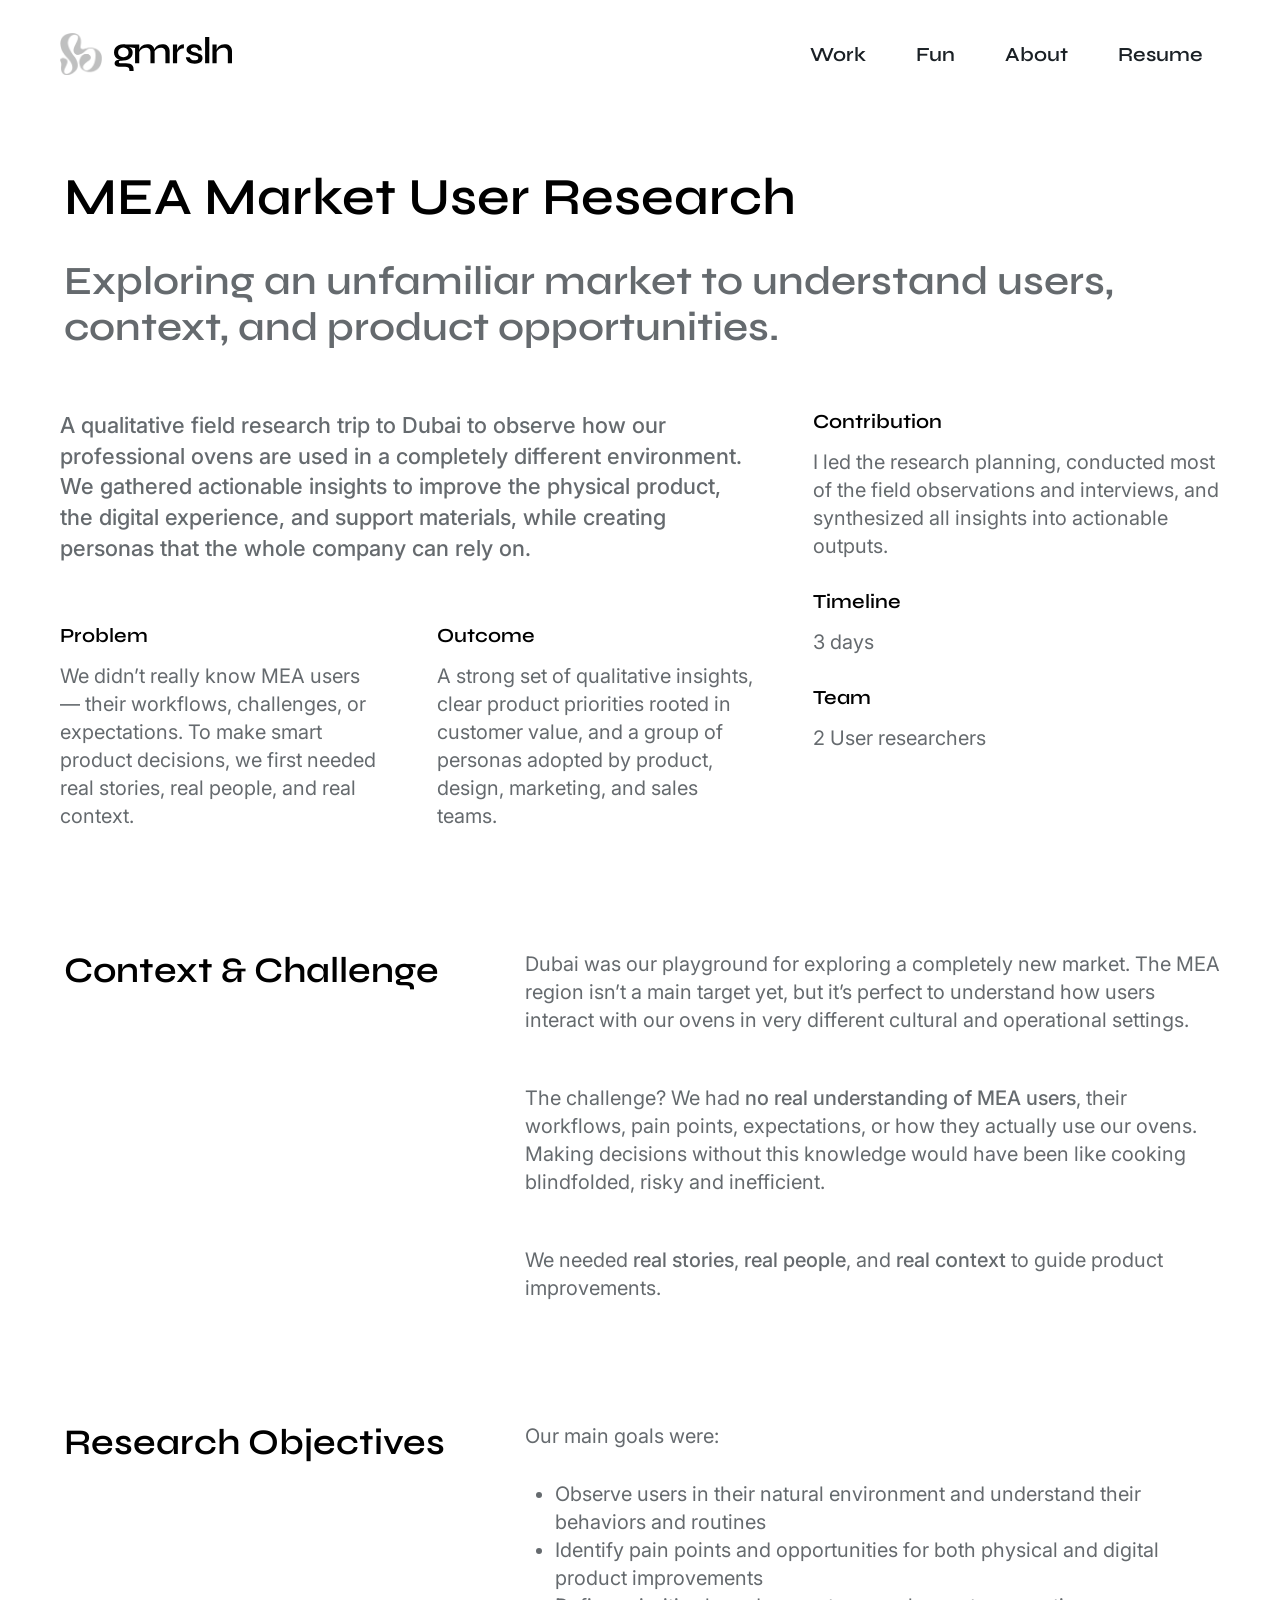
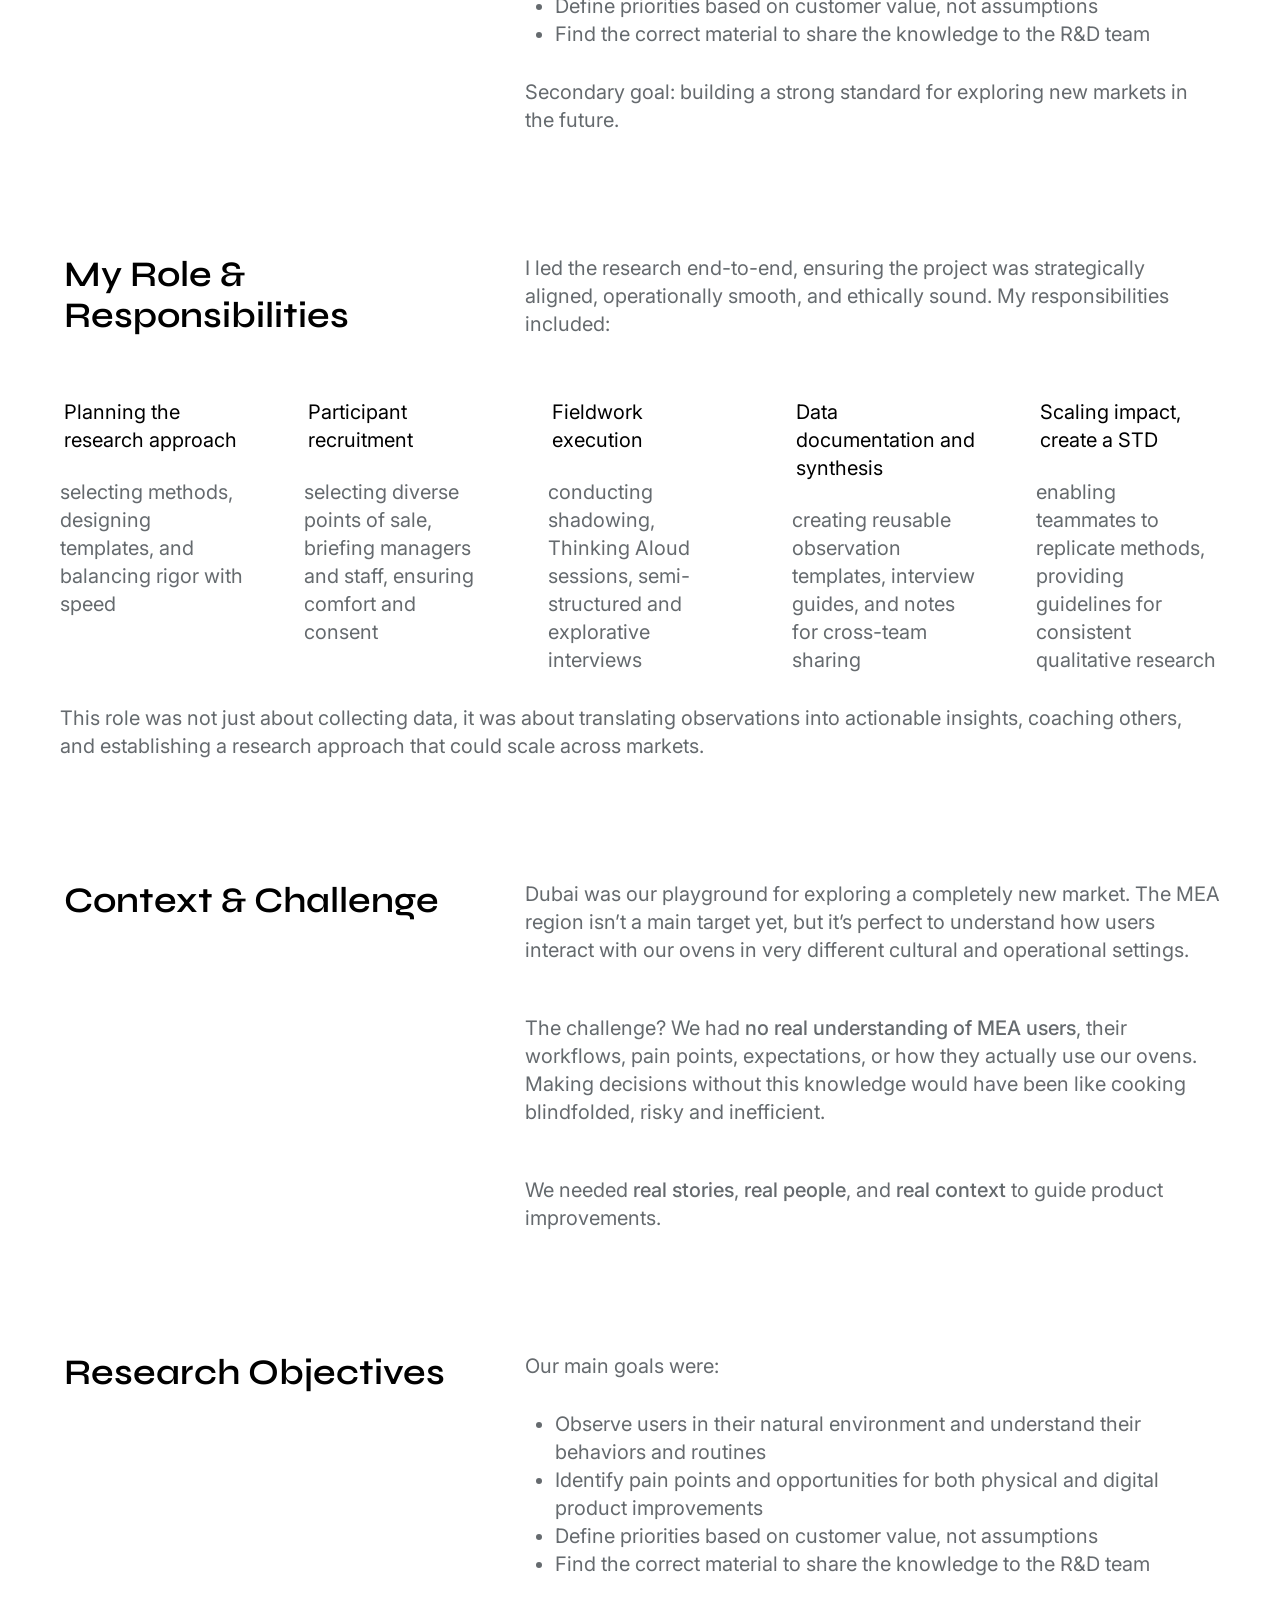
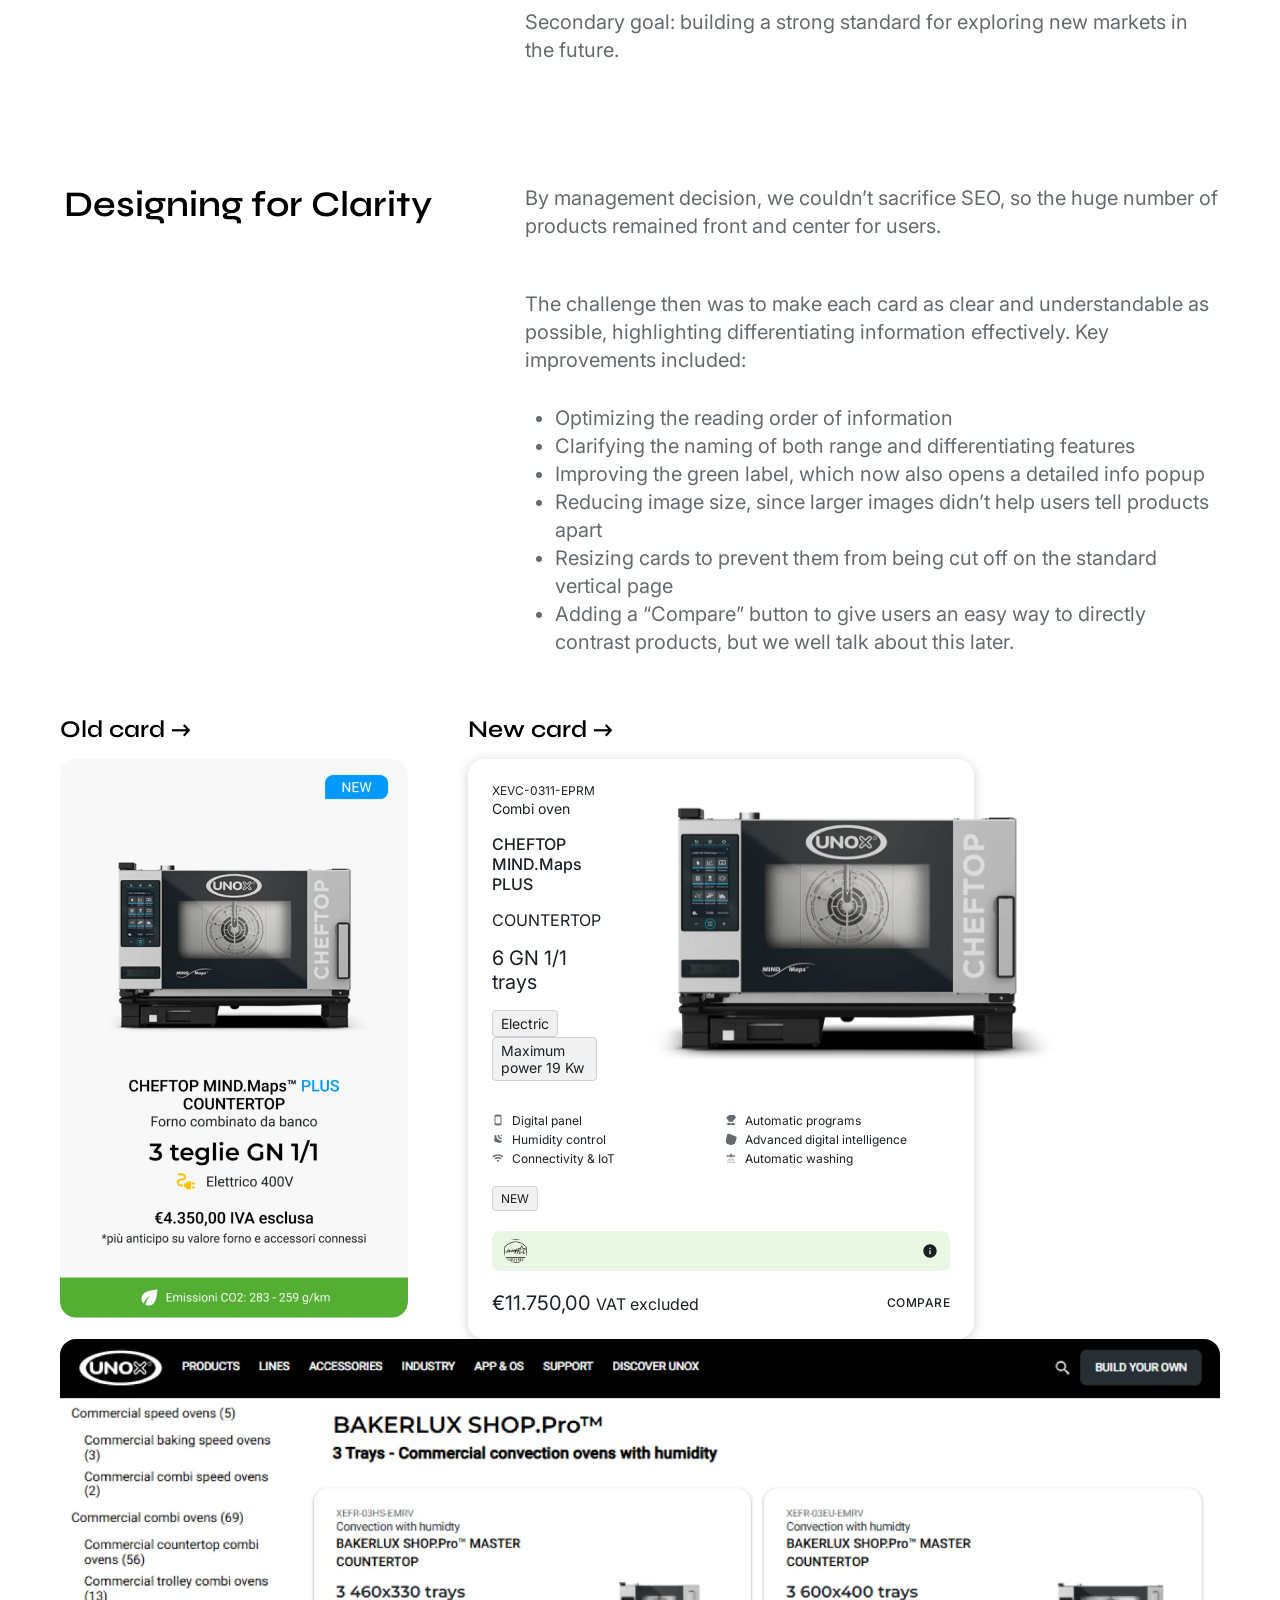
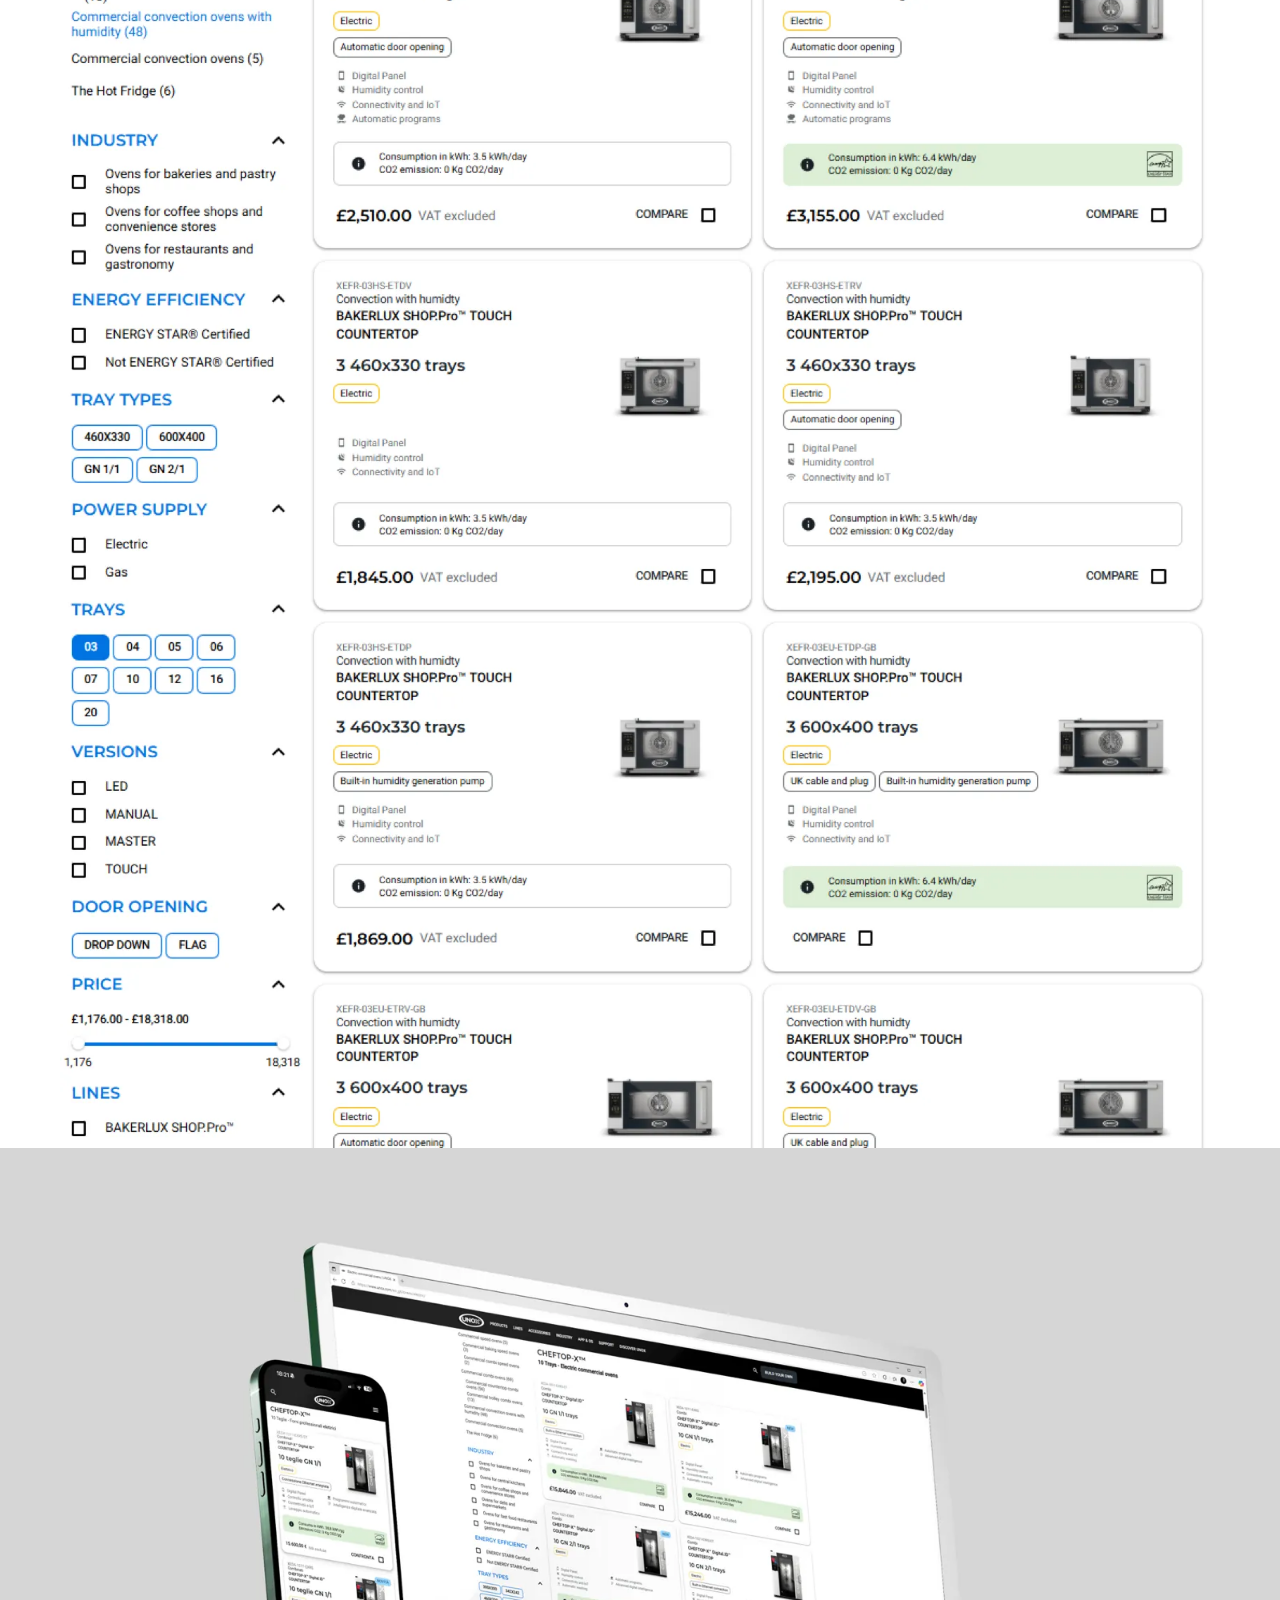
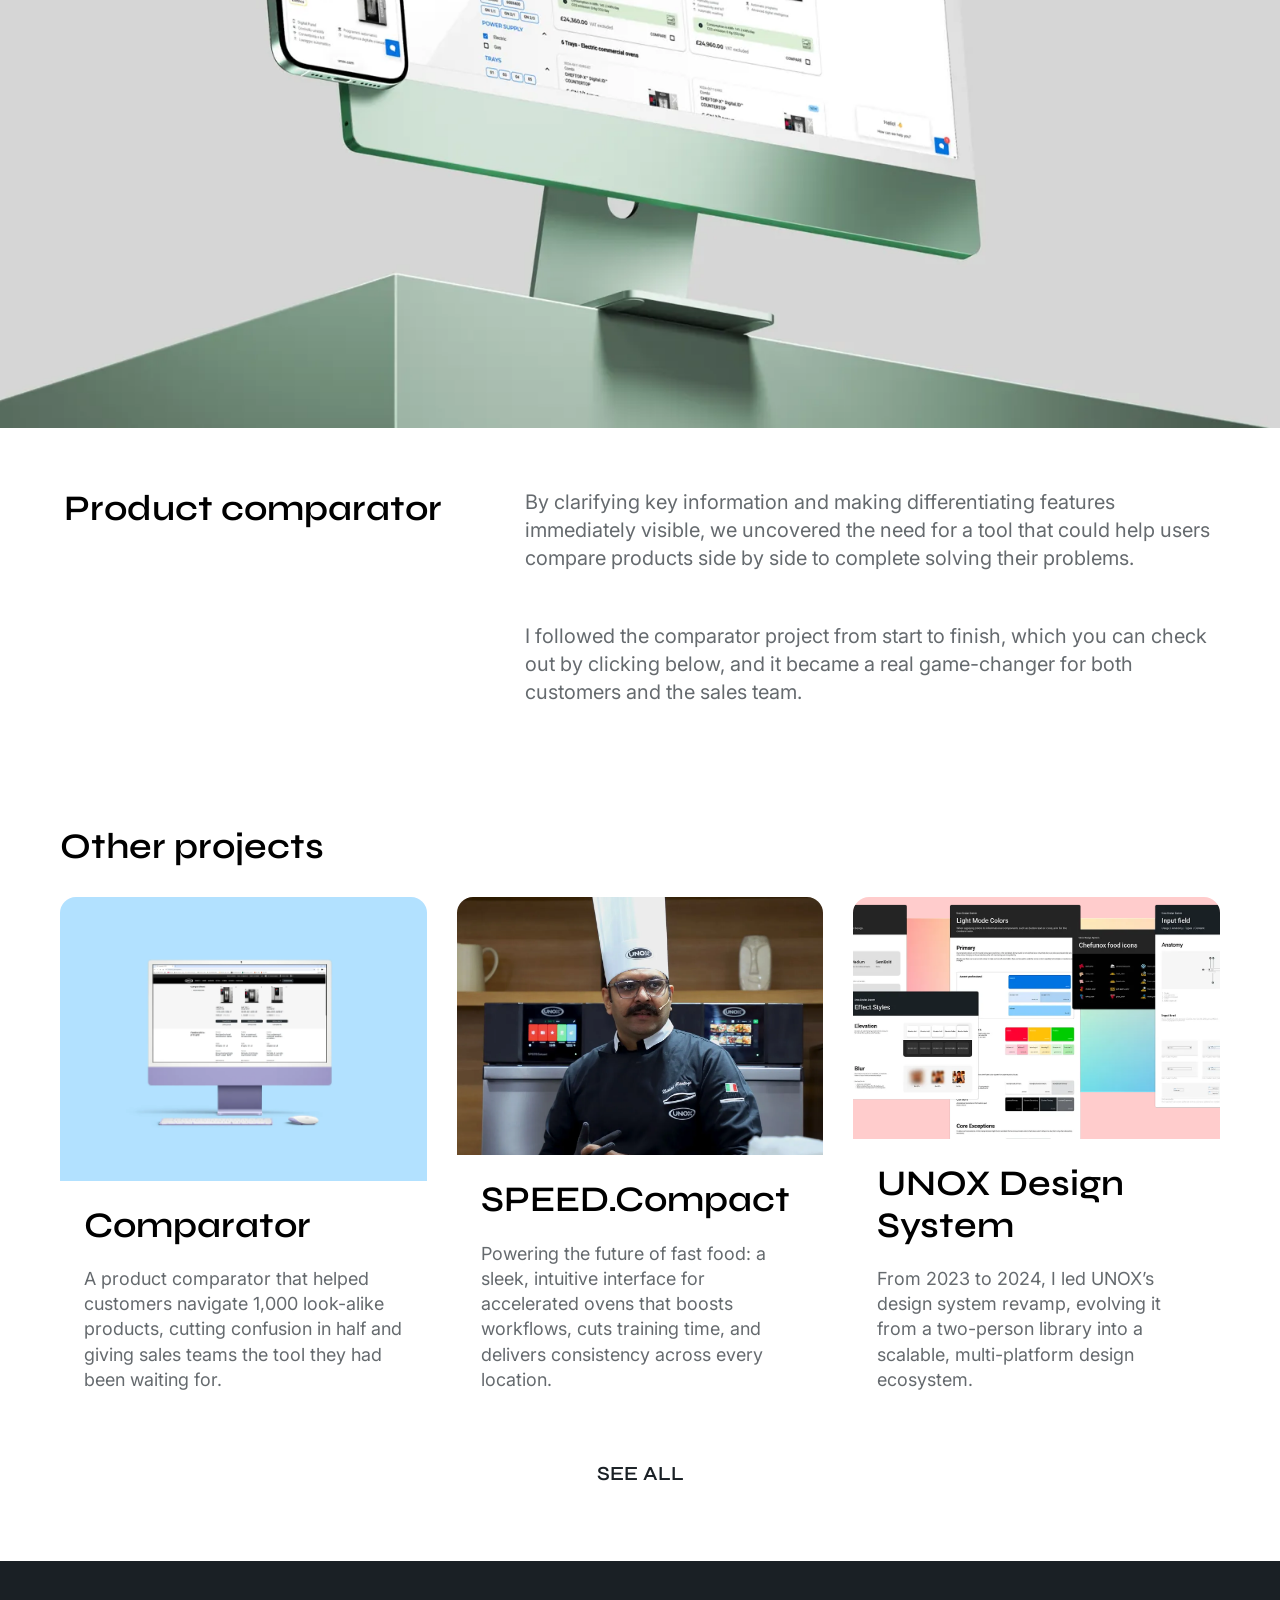
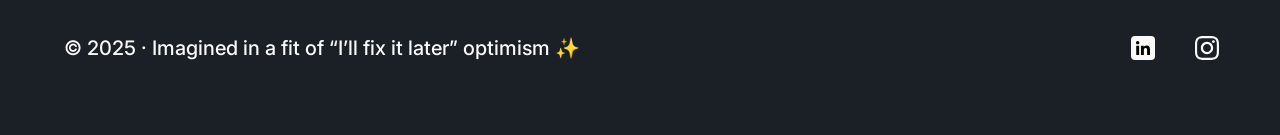
<file: configurator.html>
<!doctype html>
<html lang="en">
<head>
  <meta charset="utf-8">
  <meta name="viewport" content="width=device-width, initial-scale=1">
  <title>Configurator — Gian Marco</title>
  <meta name="description" content="Exploring an unfamiliar market to understand users, context, and product opportunities.">
  <link rel="preconnect" href="https://fonts.googleapis.com">
  <link rel="preconnect" href="https://fonts.gstatic.com" crossorigin>
  <link href="https://fonts.googleapis.com/css2?family=Inter:wght@400;500&family=Syne:wght@600&display=swap" rel="stylesheet">
  <link rel="stylesheet" href="styles.css">
</head>
<body>
  <header class="site-header">
    <a class="brand" href="index.html" aria-label="gmrsln — home">
      <img class="brand__mark" src="assets/logo-mark.webp" alt="" width="42" height="42">
      <img class="brand__word" src="assets/wordmark.svg" alt="gmrsln" width="118" height="34">
    </a>
    <nav class="nav" aria-label="Main">
      <a class="nav__link" href="index.html">Work</a>
      <a class="nav__link" href="fun.html">Fun</a>
      <a class="nav__link" href="about.html">About</a>
      <a class="nav__link" href="#">Resume</a>
    </nav>
  </header>
  <main>
    <section class="cs-hero">
            <div class="cs-titles">
        <h1 class="display-m">MEA Market User Research</h1>
        <p class="heading-xxl muted">Exploring an unfamiliar market to understand users, context, and product opportunities.</p>
      </div>
      <div class="cs-preview">
        <div class="cs-preview__main">
          <div class="label-xxl muted"><p>A qualitative field research trip to Dubai to observe how our professional ovens are used in a completely different environment. We gathered actionable insights to improve the physical product, the digital experience, and support materials, while creating personas that the whole company can rely on.</p></div>
          <div class="columns">
            <div class="block"><h3 class="heading-xs">Problem</h3><div class="paragraph-xl muted"><p>We didn’t really know MEA users — their workflows, challenges, or expectations. To make smart product decisions, we first needed real stories, real people, and real context.</p></div></div>
            <div class="block"><h3 class="heading-xs">Outcome</h3><div class="paragraph-xl muted"><p>A strong set of qualitative insights, clear product priorities rooted in customer value, and a group of personas adopted by product, design, marketing, and sales teams.</p></div></div>
          </div>
        </div>
        <div class="cs-preview__meta">
          <div class="cs-meta-block"><h3 class="heading-xs">Contribution</h3><div class="paragraph-xl muted">I led the research planning, conducted most of the field observations and interviews, and synthesized all insights into actionable outputs.</div></div>
          <div class="cs-meta-block"><h3 class="heading-xs">Timeline</h3><div class="paragraph-xl muted"><p>3 days</p></div></div>
          <div class="cs-meta-block"><h3 class="heading-xs">Team</h3><div class="paragraph-xl muted"><p>2 User researchers</p></div></div>
          
        </div>
      </div>
    </section>
    <section class="cs-section">
      <h2 class="cs-section__title display-xs">Context &amp; Challenge</h2>
      <div class="cs-section__body paragraph-xl muted"><p>Dubai was our playground for exploring a completely new market. The MEA region isn’t a main target yet, but it’s perfect to understand how users interact with our ovens in very different cultural and operational settings.</p><p>The challenge? We had <strong>no real understanding of MEA users</strong>, their workflows, pain points, expectations, or how they actually use our ovens. Making decisions without this knowledge would have been like cooking blindfolded, risky and inefficient.</p><p>We needed <strong>real stories</strong>, <strong>real people</strong>, and <strong>real context</strong> to guide product improvements.</p></div>
    </section>
    <section class="cs-section">
      <h2 class="cs-section__title display-xs">Research Objectives</h2>
      <div class="cs-section__body paragraph-xl muted"><p>Our main goals were:</p><ul><li>Observe users in their natural environment and understand their behaviors and routines</li><li>Identify pain points and opportunities for both physical and digital product improvements</li><li>Define priorities based on customer value, not assumptions</li><li>Find the correct material to share the knowledge to the R&amp;D team</li></ul><p>Secondary goal: building a strong standard for exploring new markets in the future.</p></div>
    </section>
    <section class="cs-section">
      <h2 class="cs-section__title display-xs">My Role &amp; Responsibilities</h2>
      <div class="cs-section__body paragraph-xl muted"><p>I led the research end-to-end, ensuring the project was strategically aligned, operationally smooth, and ethically sound. My responsibilities included:</p></div>
    </section>
    <div class="cs-roles paragraph-xl">
      <div><h3 class="paragraph-xl" style="font-weight:400;color:#000">Planning the research approach</h3><p class="muted">selecting methods, designing templates, and balancing rigor with speed</p></div>
      <div><h3 class="paragraph-xl" style="font-weight:400;color:#000">Participant recruitment</h3><p class="muted">selecting diverse points of sale, briefing managers and staff, ensuring comfort and consent</p></div>
      <div><h3 class="paragraph-xl" style="font-weight:400;color:#000">Fieldwork execution</h3><p class="muted">conducting shadowing, Thinking Aloud sessions, semi-structured and explorative interviews</p></div>
      <div><h3 class="paragraph-xl" style="font-weight:400;color:#000">Data documentation and synthesis</h3><p class="muted">creating reusable observation templates, interview guides, and notes for cross-team sharing</p></div>
      <div><h3 class="paragraph-xl" style="font-weight:400;color:#000">Scaling impact, create a STD</h3><p class="muted">enabling teammates to replicate methods, providing guidelines for consistent qualitative research</p></div>
    </div>
    <p class="cs-closing-p paragraph-xl muted">This role was not just about collecting data, it was about translating observations into actionable insights, coaching others, and establishing a research approach that could scale across markets.</p>
    <section class="cs-section">
      <h2 class="cs-section__title display-xs">Context &amp; Challenge</h2>
      <div class="cs-section__body paragraph-xl muted"><p>Dubai was our playground for exploring a completely new market. The MEA region isn’t a main target yet, but it’s perfect to understand how users interact with our ovens in very different cultural and operational settings.</p><p>The challenge? We had <strong>no real understanding of MEA users</strong>, their workflows, pain points, expectations, or how they actually use our ovens. Making decisions without this knowledge would have been like cooking blindfolded, risky and inefficient.</p><p>We needed <strong>real stories</strong>, <strong>real people</strong>, and <strong>real context</strong> to guide product improvements.</p></div>
    </section>
    <section class="cs-section">
      <h2 class="cs-section__title display-xs">Research Objectives</h2>
      <div class="cs-section__body paragraph-xl muted"><p>Our main goals were:</p><ul><li>Observe users in their natural environment and understand their behaviors and routines</li><li>Identify pain points and opportunities for both physical and digital product improvements</li><li>Define priorities based on customer value, not assumptions</li><li>Find the correct material to share the knowledge to the R&amp;D team</li></ul><p>Secondary goal: building a strong standard for exploring new markets in the future.</p></div>
    </section>
    <section class="cs-section">
      <h2 class="cs-section__title display-xs">Designing for Clarity</h2>
      <div class="cs-section__body paragraph-xl muted"><p>By management decision, we couldn’t sacrifice SEO, so the huge number of products remained front and center for users.</p><p>The challenge then was to make each card as clear and understandable as possible, highlighting differentiating information effectively. Key improvements included:</p><ul><li>Optimizing the reading order of information</li><li>Clarifying the naming of both range and differentiating features</li><li>Improving the green label, which now also opens a detailed info popup</li><li>Reducing image size, since larger images didn’t help users tell products apart</li><li>Resizing cards to prevent them from being cut off on the standard vertical page</li><li>Adding a “Compare” button to give users an easy way to directly contrast products, but we well talk about this later.</li></ul></div>
    </section>
    <div class="cs-figure" style="padding-top:0"><div class="cs-split">
      <div class="cs-label-row"><p class="heading-s">Old card →</p><img src="assets/cards-old.webp" alt="" loading="lazy" style="width:348px;max-width:100%;height:auto;border-radius:16px"></div>
      <div class="cs-label-row"><p class="heading-s">New card →</p><div class="pc-card">
  <div class="pc-card__top">
    <div class="pc-card__info">
      <div><small>XEVC-0311-EPRM</small><span>Combi oven</span></div>
      <strong>CHEFTOP MIND.Maps PLUS</strong>
      <strong style="font-weight:400">COUNTERTOP</strong>
      <div style="font-size:20px">6 GN 1/1 trays</div>
      <div><span class="pc-tag">Electric</span><span class="pc-tag">Maximum power 19 Kw</span></div>
    </div>
    <img class="pc-card__img" src="assets/cards-oven.webp" alt="">
  </div>
  <div class="pc-feat"><div><img src="assets/cards-ico-panel.svg" alt="">Digital panel</div><div><img src="assets/cards-ico-auto.svg" alt="">Automatic programs</div><div><img src="assets/cards-ico-humidity.svg" alt="">Humidity control</div><div><img src="assets/cards-ico-eye.svg" alt="">Advanced digital intelligence</div><div><img src="assets/cards-ico-iot.svg" alt="">Connectivity &amp; IoT</div><div><img src="assets/cards-ico-wash.svg" alt="">Automatic washing</div></div>
  <span class="pc-tag" style="align-self:flex-start">NEW</span>
  <div class="pc-green"><img src="assets/cards-energy.webp" alt=""><img src="assets/cards-info.svg" alt="" style="margin-left:auto;height:16px"></div>
  <div class="pc-card__foot"><span>€11.750,00 <small>VAT excluded</small></span><span class="pc-compare">COMPARE</span></div>
</div></div>
    </div></div>
    <div class="cs-figure"><img src="assets/cards-final.webp" alt="" loading="lazy"></div>
    <div class="cs-fullbleed"><img src="assets/cards-mockup.webp" alt="" loading="lazy"></div>
    <section class="cs-section">
      <h2 class="cs-section__title display-xs">Product comparator</h2>
      <div class="cs-section__body paragraph-xl muted"><p>By clarifying key information and making differentiating features immediately visible, we uncovered the need for a tool that could help users compare products side by side to complete solving their problems.</p><p>I followed the comparator project from start to finish, which you can check out by clicking below, and it became a real game-changer for both customers and the sales team.</p></div>
    </section>
    <section class="other-projects">
      <h2 class="display-xs">Other projects</h2>
      <div class="works">
        <a class="card" href="comparator.html">
          <div class="card__media"><img src="assets/work-2.webp" alt="" loading="lazy"></div>
          <div class="card__texts">
            <h3 class="display-xs">Comparator</h3>
            <p class="paragraph-l muted">A product comparator that helped customers navigate 1,000 look-alike products, cutting confusion in half and giving sales teams the tool they had been waiting for.</p>
          </div>
        </a>
        <a class="card" href="speed-compact.html">
          <div class="card__media"><img src="assets/work-3.webp" alt="" loading="lazy"></div>
          <div class="card__texts">
            <h3 class="display-xs">SPEED.Compact</h3>
            <p class="paragraph-l muted">Powering the future of fast food: a sleek, intuitive interface for accelerated ovens that boosts workflows, cuts training time, and delivers consistency across every location.</p>
          </div>
        </a>
        <a class="card" href="design-system.html">
          <div class="card__media card__media--red"><img src="assets/work-4.webp" alt="" loading="lazy"></div>
          <div class="card__texts">
            <h3 class="display-xs">UNOX Design System</h3>
            <p class="paragraph-l muted">From 2023 to 2024, I led UNOX’s design system revamp, evolving it from a two-person library into a scalable, multi-platform design ecosystem.</p>
          </div>
        </a>
      </div>
      <a class="btn-text" href="index.html">SEE ALL</a>
    </section>
  </main>
  <footer class="site-footer">
    <p class="label-xl">© 2025 · Imagined in a fit of “I’ll fix it later” optimism ✨</p>
    <div class="socials">
      <a class="social" href="https://www.linkedin.com/in/gian-marco-solin-b03448205/" target="_blank" rel="noopener" aria-label="LinkedIn">
        <span class="social__glyph social__glyph--light"><img src="assets/linkedin-glyph-light.svg" alt=""></span>
      </a>
      <a class="social" href="https://www.instagram.com/gianmarcosolin/" target="_blank" rel="noopener" aria-label="Instagram">
        <img src="assets/instagram-light.svg" alt="" width="24" height="24">
      </a>
    </div>
  </footer>
</body>
</html>
</file>
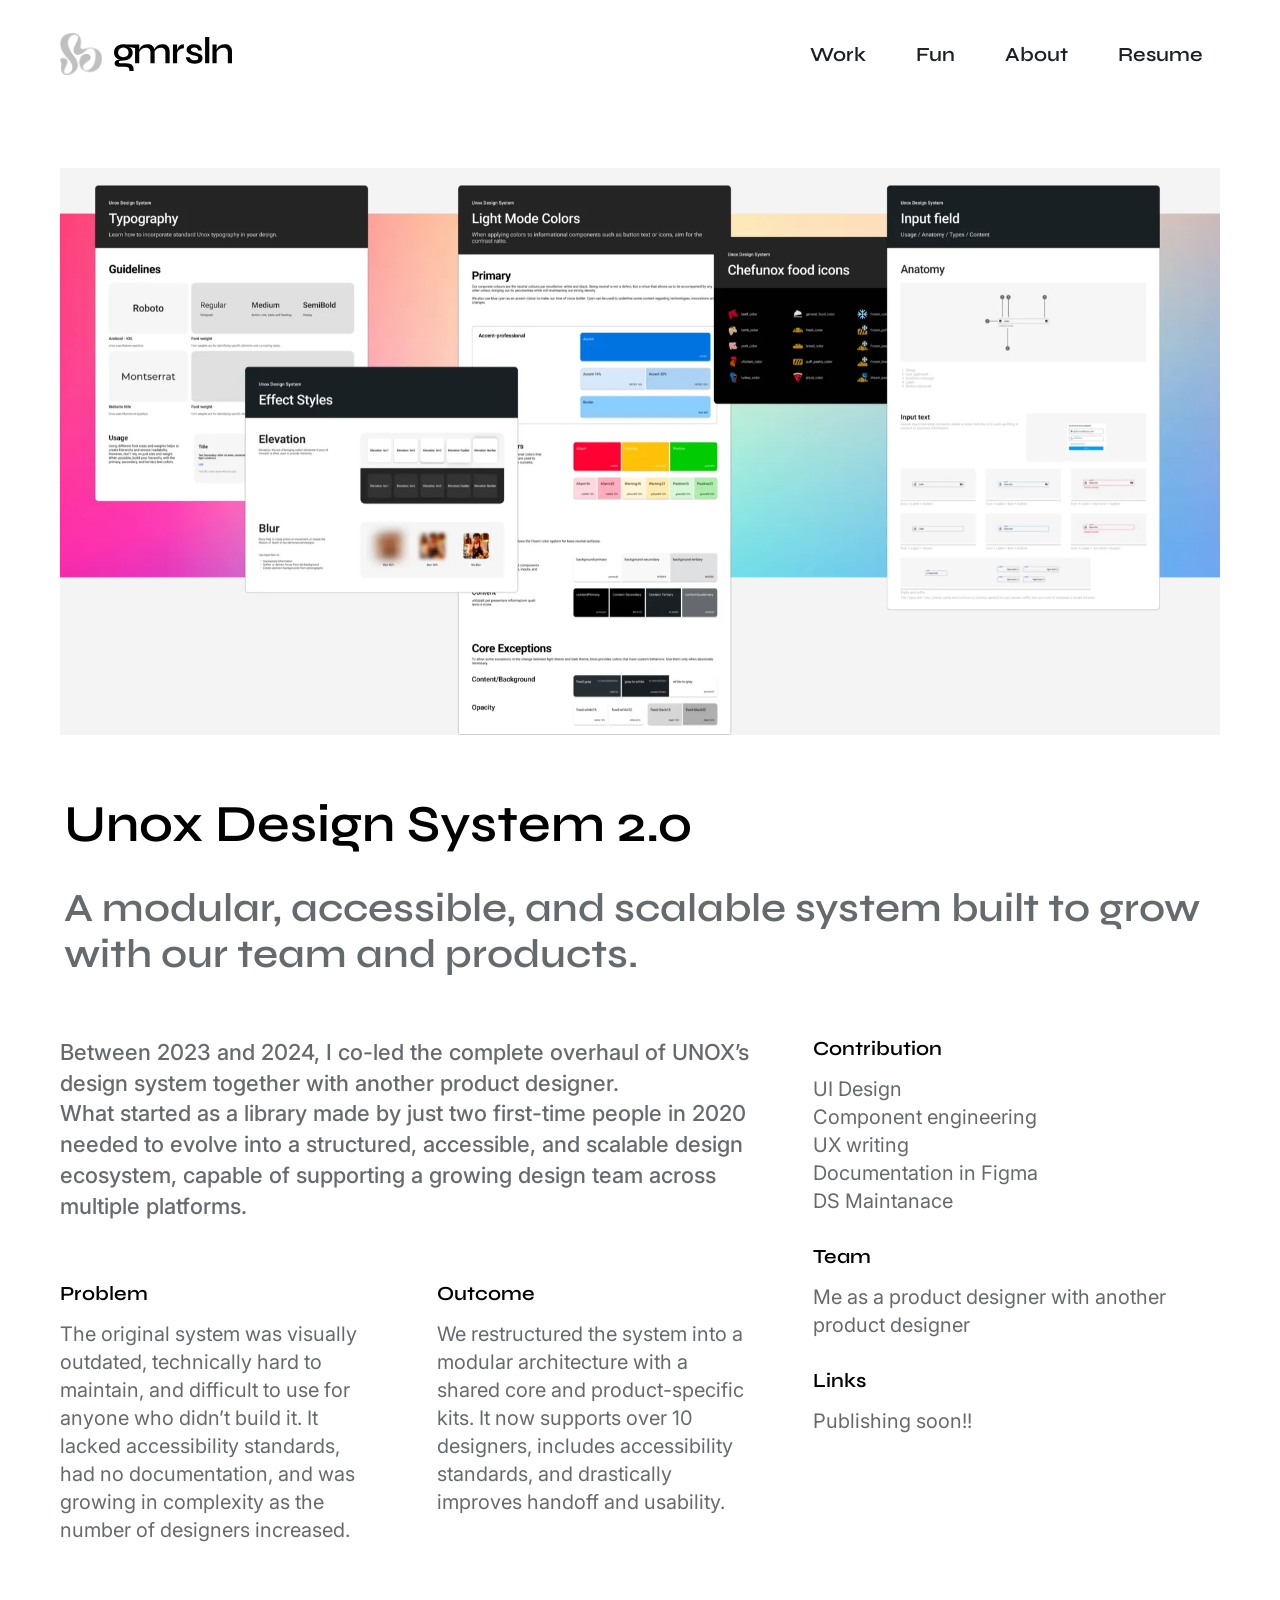
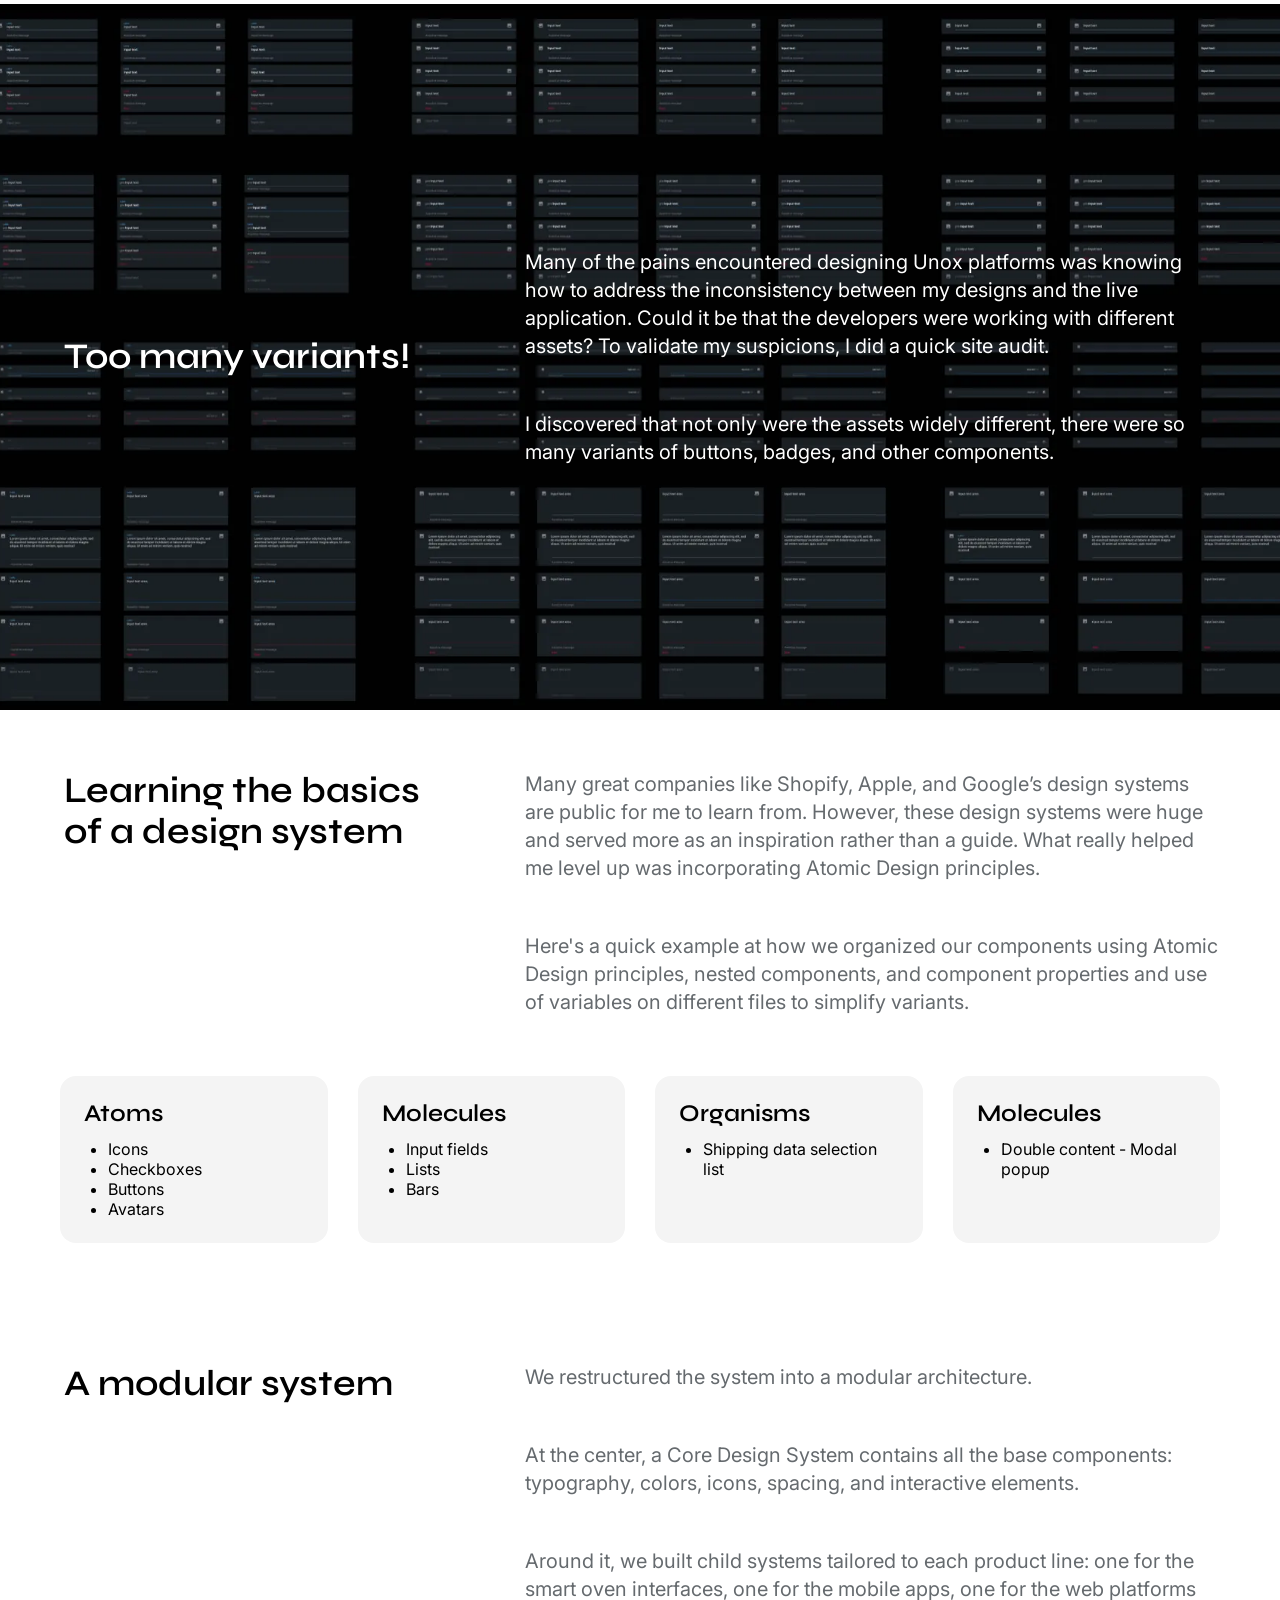
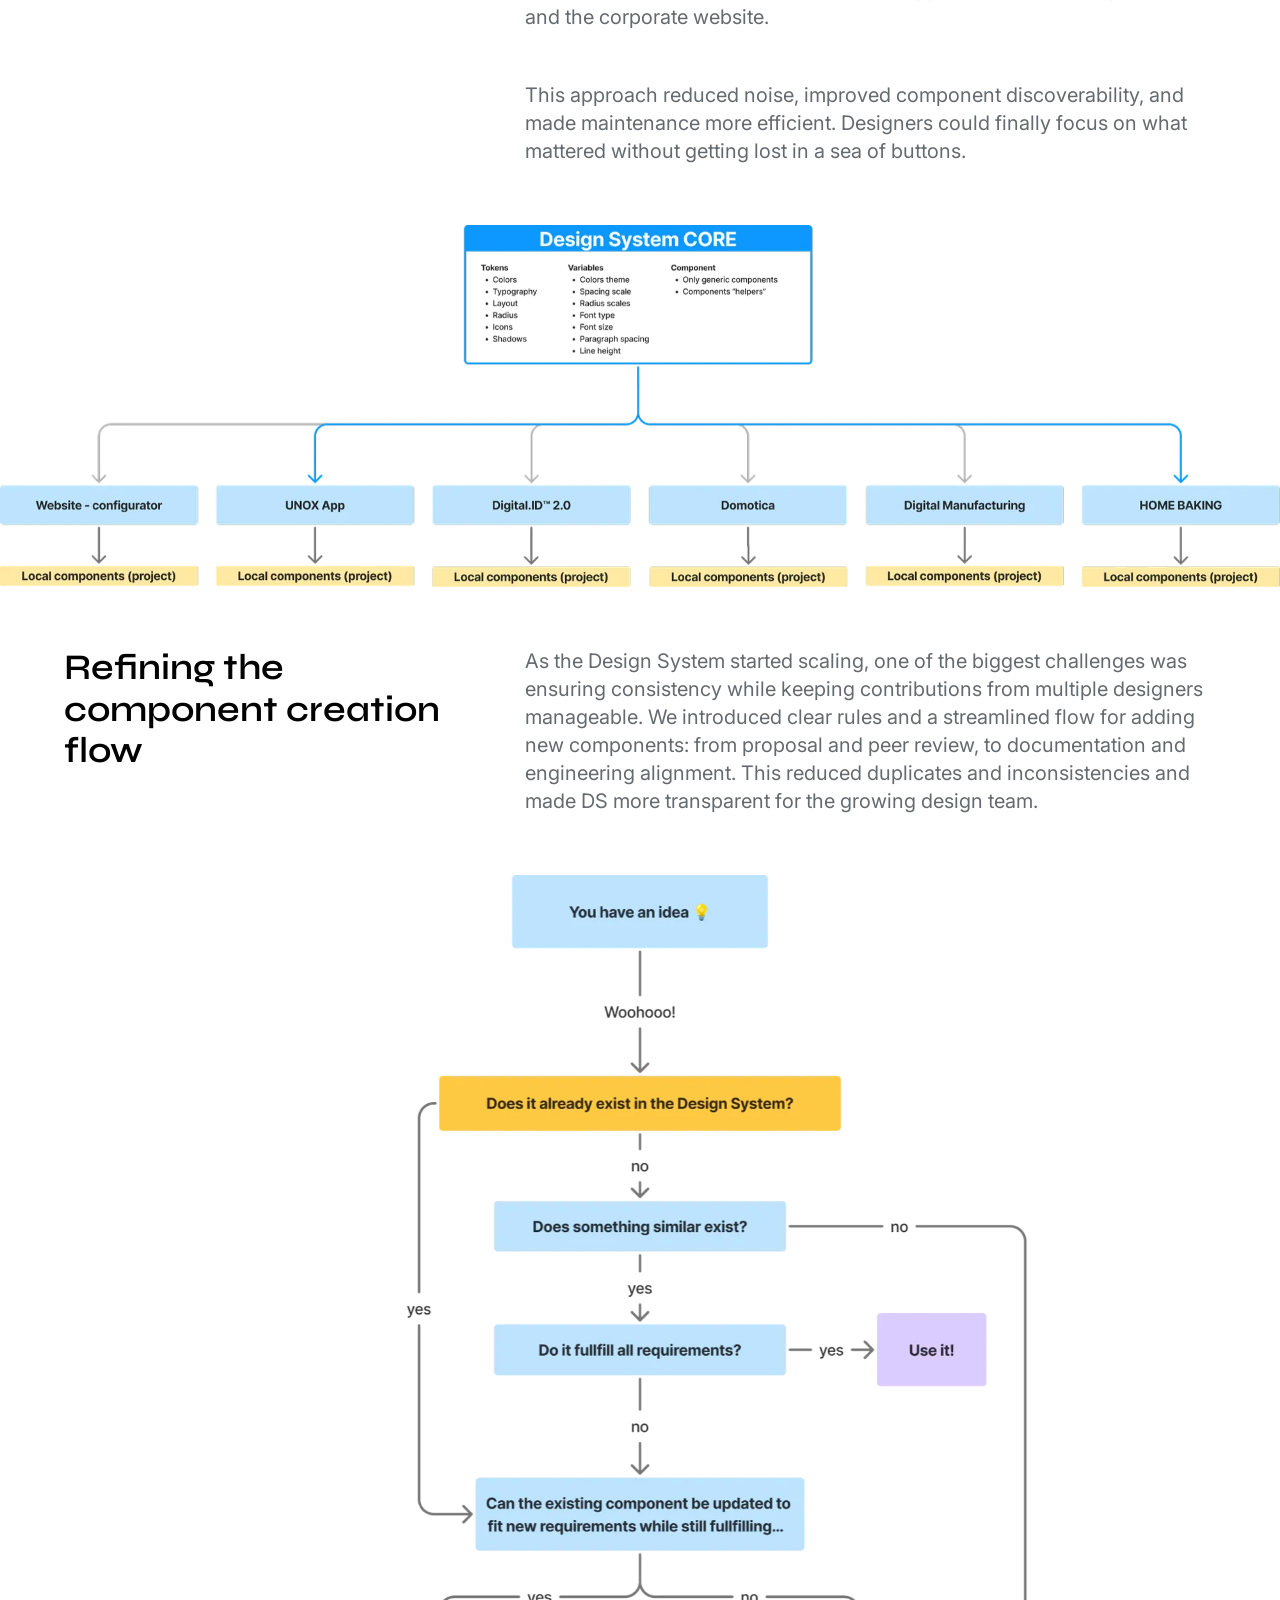
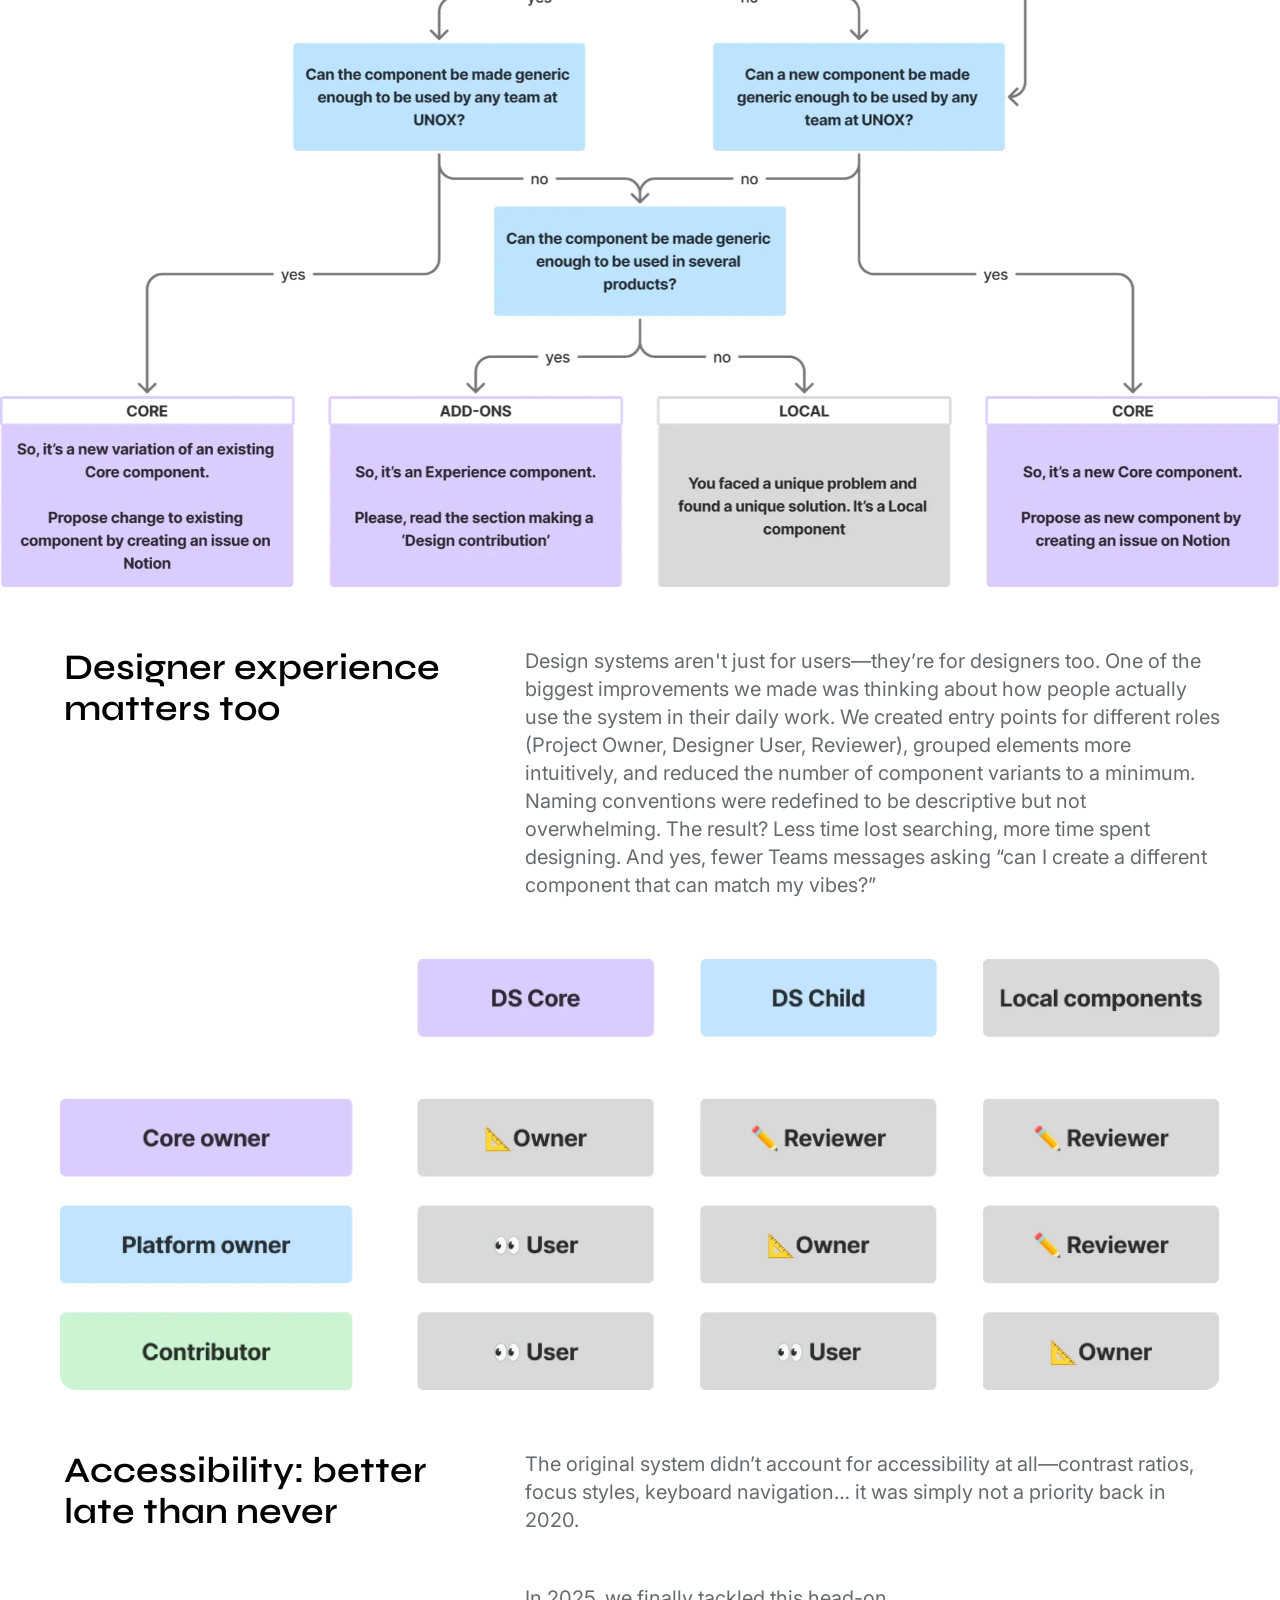
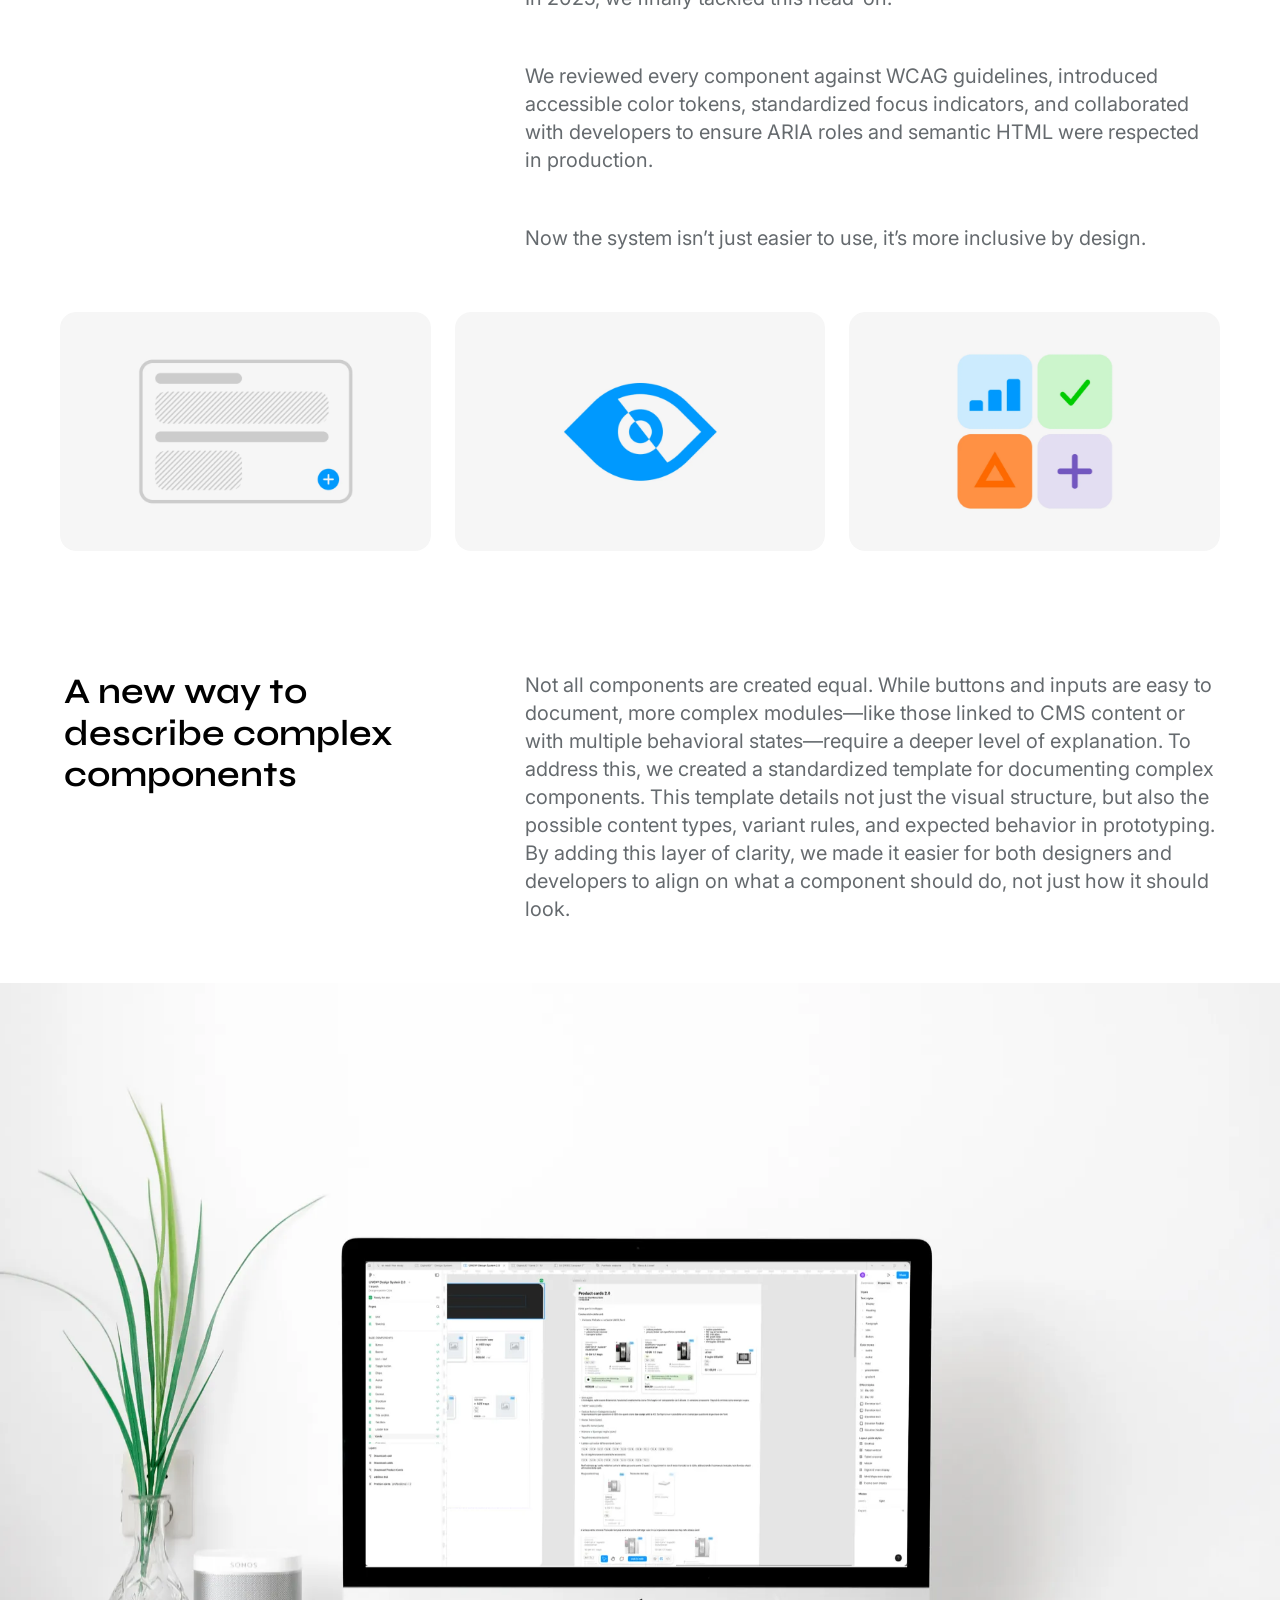
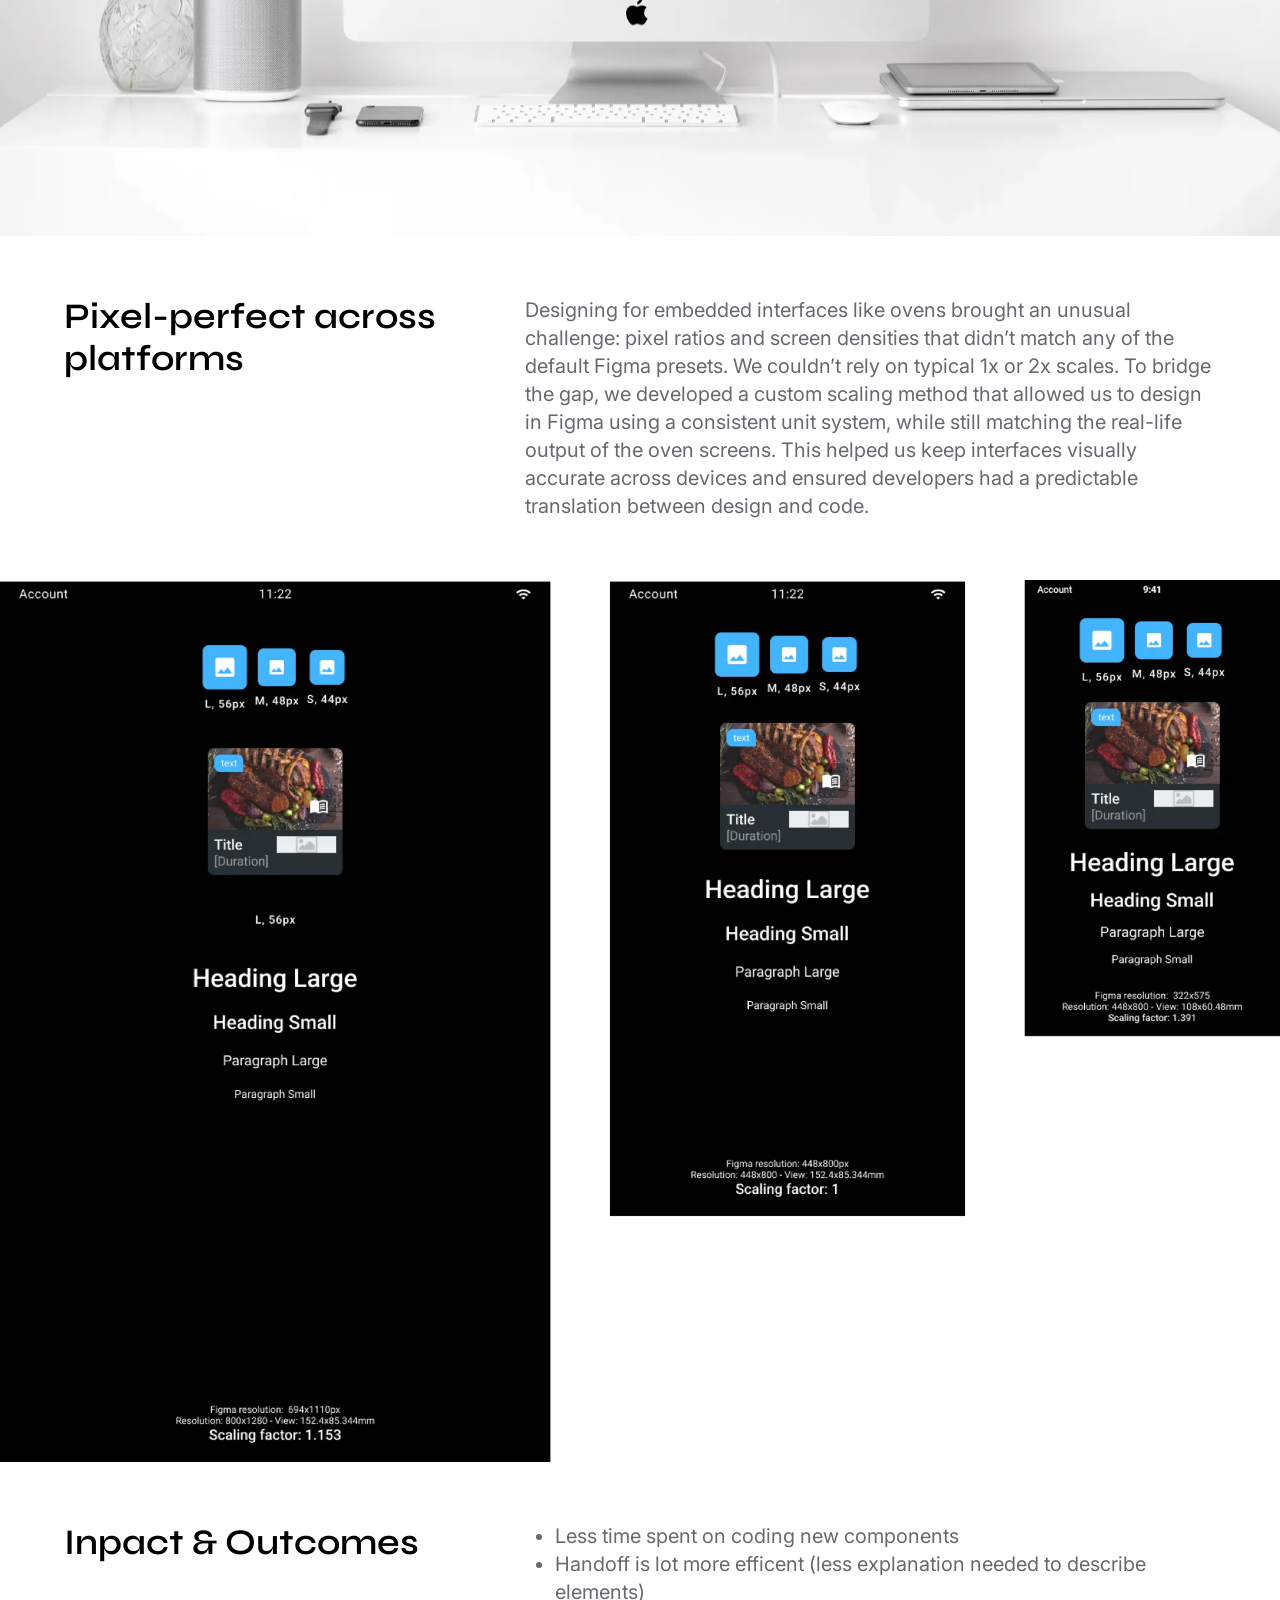
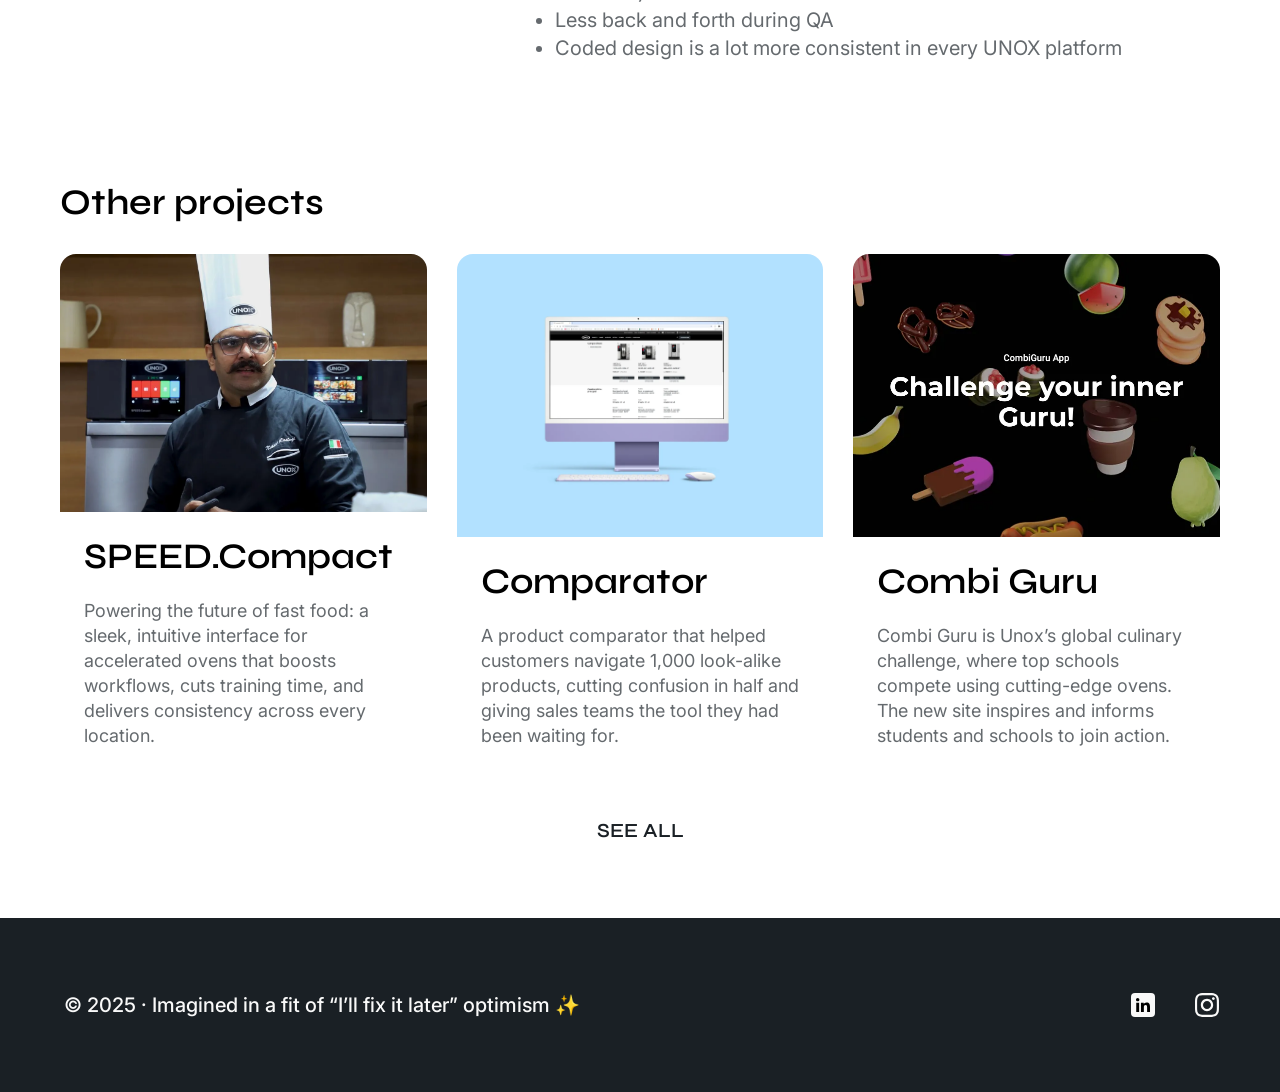
<file: design-system.html>
<!doctype html>
<html lang="en">
<head>
  <meta charset="utf-8">
  <meta name="viewport" content="width=device-width, initial-scale=1">
  <title>UNOX Design System — Gian Marco</title>
  <meta name="description" content="A modular, accessible, and scalable system built to grow with our team and products.">
  <link rel="preconnect" href="https://fonts.googleapis.com">
  <link rel="preconnect" href="https://fonts.gstatic.com" crossorigin>
  <link href="https://fonts.googleapis.com/css2?family=Inter:wght@400;500&family=Syne:wght@600&display=swap" rel="stylesheet">
  <link rel="stylesheet" href="styles.css">
</head>
<body>
  <header class="site-header">
    <a class="brand" href="index.html" aria-label="gmrsln — home">
      <img class="brand__mark" src="assets/logo-mark.webp" alt="" width="42" height="42">
      <img class="brand__word" src="assets/wordmark.svg" alt="gmrsln" width="118" height="34">
    </a>
    <nav class="nav" aria-label="Main">
      <a class="nav__link" href="index.html">Work</a>
      <a class="nav__link" href="fun.html">Fun</a>
      <a class="nav__link" href="about.html">About</a>
      <a class="nav__link" href="#">Resume</a>
    </nav>
  </header>
  <main>
    <section class="cs-hero">
      <div class="cs-cover"><img src="assets/ds-hero.webp" alt=""></div>
      <div class="cs-titles">
        <h1 class="display-m">Unox Design System 2.o</h1>
        <p class="heading-xxl muted">A modular, accessible, and scalable system built to grow with our team and products.</p>
      </div>
      <div class="cs-preview">
        <div class="cs-preview__main">
          <div class="label-xxl muted"><p>Between 2023 and 2024, I co-led the complete overhaul of UNOX’s design system together with another product designer.</p><p>What started as a library made by just two first-time people in 2020 needed to evolve into a structured, accessible, and scalable design ecosystem, capable of supporting a growing design team across multiple platforms.</p></div>
          <div class="columns">
            <div class="block"><h3 class="heading-xs">Problem</h3><div class="paragraph-xl muted"><p>The original system was visually outdated, technically hard to maintain, and difficult to use for anyone who didn’t build it. It lacked accessibility standards, had no documentation, and was growing in complexity as the number of designers increased.</p></div></div>
            <div class="block"><h3 class="heading-xs">Outcome</h3><div class="paragraph-xl muted"><p>We restructured the system into a modular architecture with a shared core and product-specific kits. It now supports over 10 designers, includes accessibility standards, and drastically improves handoff and usability.</p></div></div>
          </div>
        </div>
        <div class="cs-preview__meta">
          <div class="cs-meta-block"><h3 class="heading-xs">Contribution</h3><div class="paragraph-xl muted">UI Design<br>Component engineering<br>UX writing<br>Documentation in Figma<br>DS Maintanace</div></div>
          
          <div class="cs-meta-block"><h3 class="heading-xs">Team</h3><div class="paragraph-xl muted"><p>Me as a product designer with another product designer</p></div></div><div class="cs-meta-block"><h3 class="heading-xs">Links</h3><div class="paragraph-xl muted"><p>Publishing soon!!</p></div></div>
          
        </div>
      </div>
    </section>
    <div class="cs-overlay"><img src="assets/ds-variants.webp" alt="">
    <section class="cs-section">
      <h2 class="cs-section__title display-xs">Too many variants!</h2>
      <div class="cs-section__body paragraph-xl muted"><p>Many of the pains encountered designing Unox platforms was knowing how to address the inconsistency between my designs and the live application. Could it be that the developers were working with different assets? To validate my suspicions, I did a quick site audit.</p><p>I discovered that not only were the assets widely different, there were so many variants of buttons, badges, and other components.</p></div>
    </section>
    </div>
    <section class="cs-section">
      <h2 class="cs-section__title display-xs">Learning the basics of a design system</h2>
      <div class="cs-section__body paragraph-xl muted"><p>Many great companies like Shopify, Apple, and Google’s design systems are public for me to learn from. However, these design systems were huge and served more as an inspiration rather than a guide. What really helped me level up was incorporating Atomic Design principles.</p><p>Here's a quick example at how we organized our components using Atomic Design principles, nested components, and component properties and use of variables on different files to simplify variants.</p></div>
    </section>
    <div class="cs-atomic">
      <div><h3 class="heading-s">Atoms</h3><ul><li>Icons</li><li>Checkboxes</li><li>Buttons</li><li>Avatars</li></ul></div>
      <div><h3 class="heading-s">Molecules</h3><ul><li>Input fields</li><li>Lists</li><li>Bars</li></ul></div>
      <div><h3 class="heading-s">Organisms</h3><ul><li>Shipping data selection list</li></ul></div>
      <div><h3 class="heading-s">Molecules</h3><ul><li>Double content - Modal popup</li></ul></div>
    </div>
    <section class="cs-section">
      <h2 class="cs-section__title display-xs">A modular system</h2>
      <div class="cs-section__body paragraph-xl muted"><p>We restructured the system into a modular architecture.</p><p>At the center, a Core Design System contains all the base components: typography, colors, icons, spacing, and interactive elements.</p><p>Around it, we built child systems tailored to each product line: one for the smart oven interfaces, one for the mobile apps, one for the web platforms and the corporate website.</p><p>This approach reduced noise, improved component discoverability, and made maintenance more efficient. Designers could finally focus on what mattered without getting lost in a sea of buttons.</p></div>
    </section>
    <div class="cs-fullbleed"><img src="assets/ds-core.webp" alt="" loading="lazy"></div>
    <section class="cs-section">
      <h2 class="cs-section__title display-xs">Refining the component creation flow</h2>
      <div class="cs-section__body paragraph-xl muted"><p>As the Design System started scaling, one of the biggest challenges was ensuring consistency while keeping contributions from multiple designers manageable. We introduced clear rules and a streamlined flow for adding new components: from proposal and peer review, to documentation and engineering alignment. This reduced duplicates and inconsistencies and made DS more transparent for the growing design team.</p></div>
    </section>
    <div class="cs-fullbleed"><img src="assets/ds-flow.webp" alt="" loading="lazy"></div>
    <section class="cs-section">
      <h2 class="cs-section__title display-xs">Designer experience matters too</h2>
      <div class="cs-section__body paragraph-xl muted"><p>Design systems aren't just for users—they’re for designers too. One of the biggest improvements we made was thinking about how people actually use the system in their daily work. We created entry points for different roles (Project Owner, Designer User, Reviewer), grouped elements more intuitively, and reduced the number of component variants to a minimum. Naming conventions were redefined to be descriptive but not overwhelming. The result? Less time lost searching, more time spent designing. And yes, fewer Teams messages asking “can I create a different component that can match my vibes?”</p></div>
    </section>
    <div class="cs-figure"><img src="assets/ds-roles.webp" alt="" loading="lazy"></div>
    <section class="cs-section">
      <h2 class="cs-section__title display-xs">Accessibility: better late than never</h2>
      <div class="cs-section__body paragraph-xl muted"><p>The original system didn’t account for accessibility at all—contrast ratios, focus styles, keyboard navigation… it was simply not a priority back in 2020.</p><p>In 2025, we finally tackled this head-on.</p><p>We reviewed every component against WCAG guidelines, introduced accessible color tokens, standardized focus indicators, and collaborated with developers to ensure ARIA roles and semantic HTML were respected in production.</p><p>Now the system isn’t just easier to use, it’s more inclusive by design.</p></div>
    </section>
    <div class="cs-keycolors">
      <img src="assets/ds-key-1.webp" alt="" loading="lazy">
      <img src="assets/ds-key-2.webp" alt="" loading="lazy">
      <img src="assets/ds-key-3.webp" alt="" loading="lazy">
    </div>
    <section class="cs-section">
      <h2 class="cs-section__title display-xs">A new way to describe complex components</h2>
      <div class="cs-section__body paragraph-xl muted"><p>Not all components are created equal. While buttons and inputs are easy to document, more complex modules—like those linked to CMS content or with multiple behavioral states—require a deeper level of explanation. To address this, we created a standardized template for documenting complex components. This template details not just the visual structure, but also the possible content types, variant rules, and expected behavior in prototyping. By adding this layer of clarity, we made it easier for both designers and developers to align on what a component should do, not just how it should look.</p></div>
    </section>
    <div class="cs-fullbleed"><img src="assets/ds-complex.webp" alt="" loading="lazy"></div>
    <section class="cs-section">
      <h2 class="cs-section__title display-xs">Pixel-perfect across platforms</h2>
      <div class="cs-section__body paragraph-xl muted"><p>Designing for embedded interfaces like ovens brought an unusual challenge: pixel ratios and screen densities that didn’t match any of the default Figma presets. We couldn’t rely on typical 1x or 2x scales. To bridge the gap, we developed a custom scaling method that allowed us to design in Figma using a consistent unit system, while still matching the real-life output of the oven screens. This helped us keep interfaces visually accurate across devices and ensured developers had a predictable translation between design and code.</p></div>
    </section>
    <div class="cs-fullbleed"><img src="assets/ds-pixel.webp" alt="" loading="lazy"></div>
    <section class="cs-section">
      <h2 class="cs-section__title display-xs">Inpact &amp; Outcomes</h2>
      <div class="cs-section__body paragraph-xl muted"><ul><li>Less time spent on coding new components</li><li>Handoff is lot more efficent (less explanation needed to describe elements)</li><li>Less back and forth during QA</li><li>Coded design is a lot more consistent in every UNOX platform</li></ul></div>
    </section>
    <section class="other-projects">
      <h2 class="display-xs">Other projects</h2>
      <div class="works">
        <a class="card" href="speed-compact.html">
          <div class="card__media"><img src="assets/work-3.webp" alt="" loading="lazy"></div>
          <div class="card__texts">
            <h3 class="display-xs">SPEED.Compact</h3>
            <p class="paragraph-l muted">Powering the future of fast food: a sleek, intuitive interface for accelerated ovens that boosts workflows, cuts training time, and delivers consistency across every location.</p>
          </div>
        </a>
        <a class="card" href="comparator.html">
          <div class="card__media"><img src="assets/work-2.webp" alt="" loading="lazy"></div>
          <div class="card__texts">
            <h3 class="display-xs">Comparator</h3>
            <p class="paragraph-l muted">A product comparator that helped customers navigate 1,000 look-alike products, cutting confusion in half and giving sales teams the tool they had been waiting for.</p>
          </div>
        </a>
        <a class="card" href="combi-guru.html">
          <div class="card__media"><img src="assets/work-5.webp" alt="" loading="lazy"></div>
          <div class="card__texts">
            <h3 class="display-xs">Combi Guru</h3>
            <p class="paragraph-l muted">Combi Guru is Unox’s global culinary challenge, where top schools compete using cutting-edge ovens. The new site inspires and informs students and schools to join action.</p>
          </div>
        </a>
      </div>
      <a class="btn-text" href="index.html">SEE ALL</a>
    </section>
  </main>
  <footer class="site-footer">
    <p class="label-xl">© 2025 · Imagined in a fit of “I’ll fix it later” optimism ✨</p>
    <div class="socials">
      <a class="social" href="https://www.linkedin.com/in/gian-marco-solin-b03448205/" target="_blank" rel="noopener" aria-label="LinkedIn">
        <span class="social__glyph social__glyph--light"><img src="assets/linkedin-glyph-light.svg" alt=""></span>
      </a>
      <a class="social" href="https://www.instagram.com/gianmarcosolin/" target="_blank" rel="noopener" aria-label="Instagram">
        <img src="assets/instagram-light.svg" alt="" width="24" height="24">
      </a>
    </div>
  </footer>
</body>
</html>
</file>
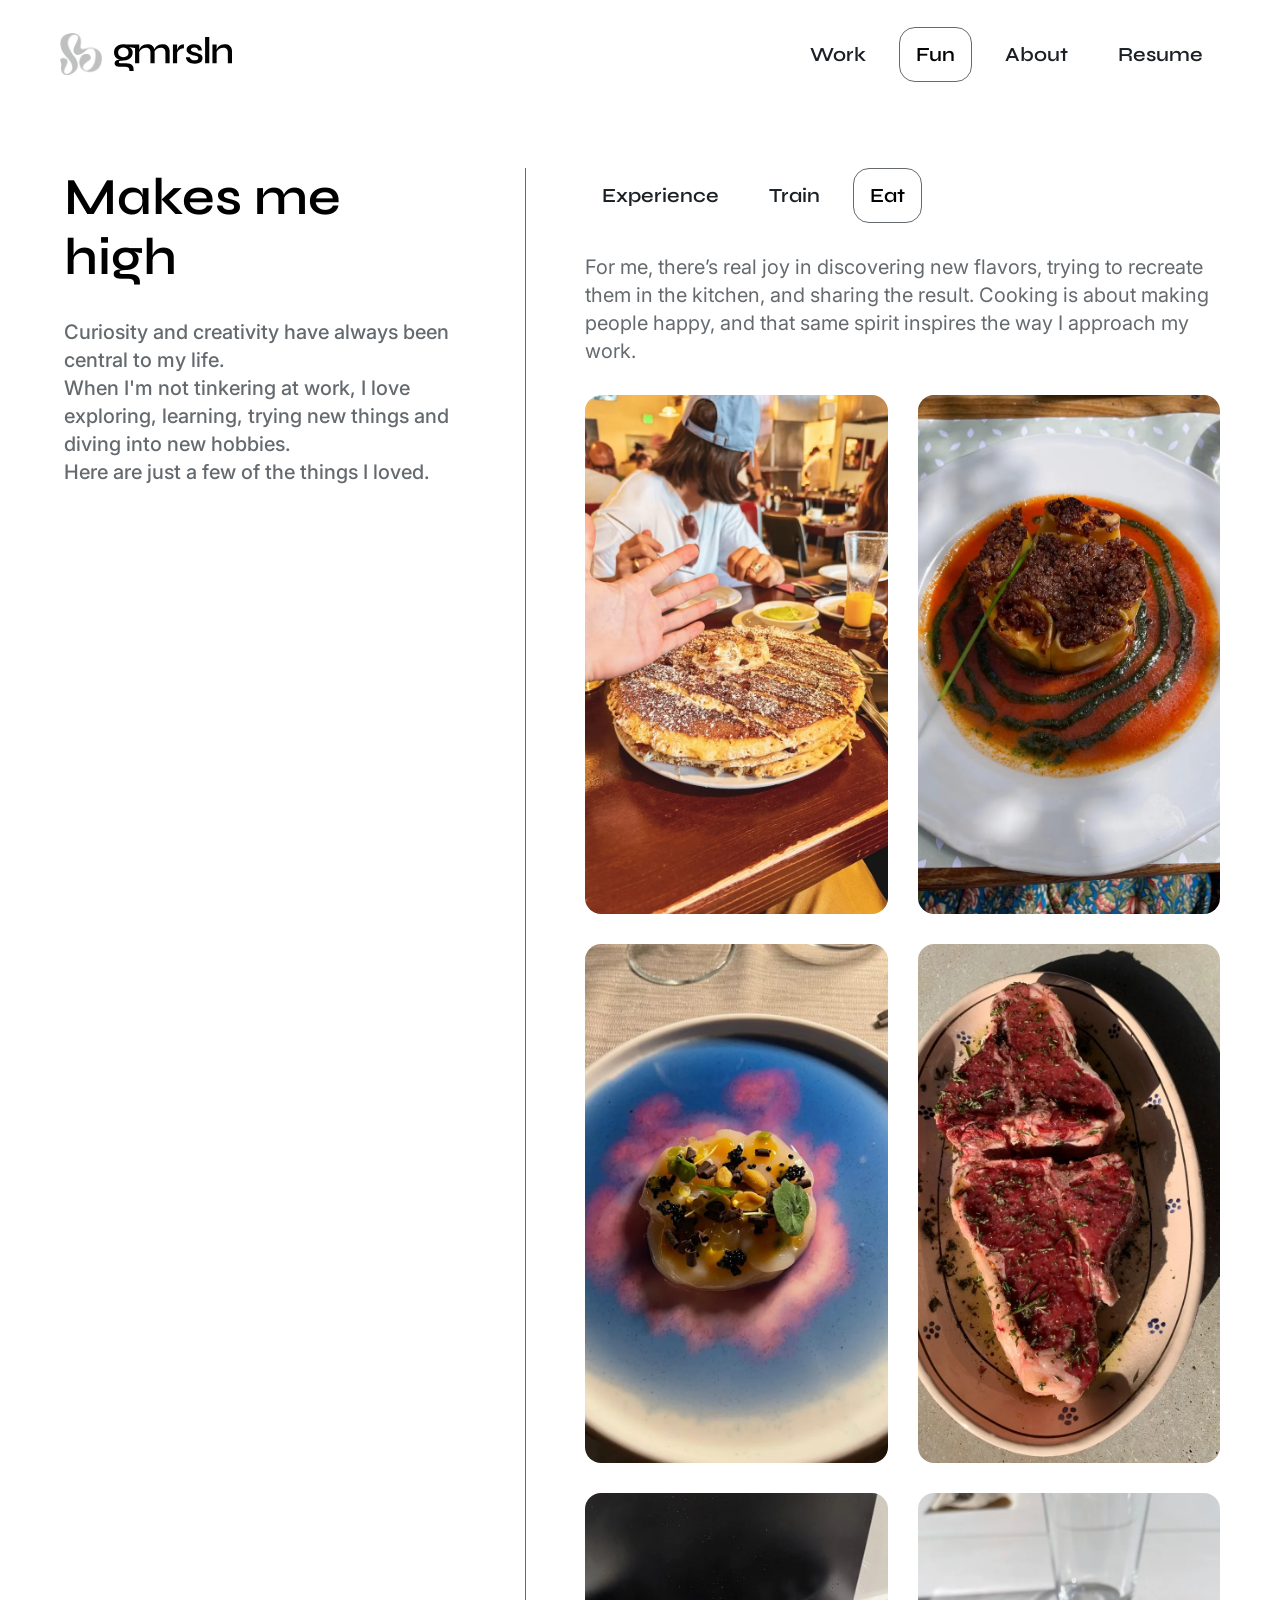
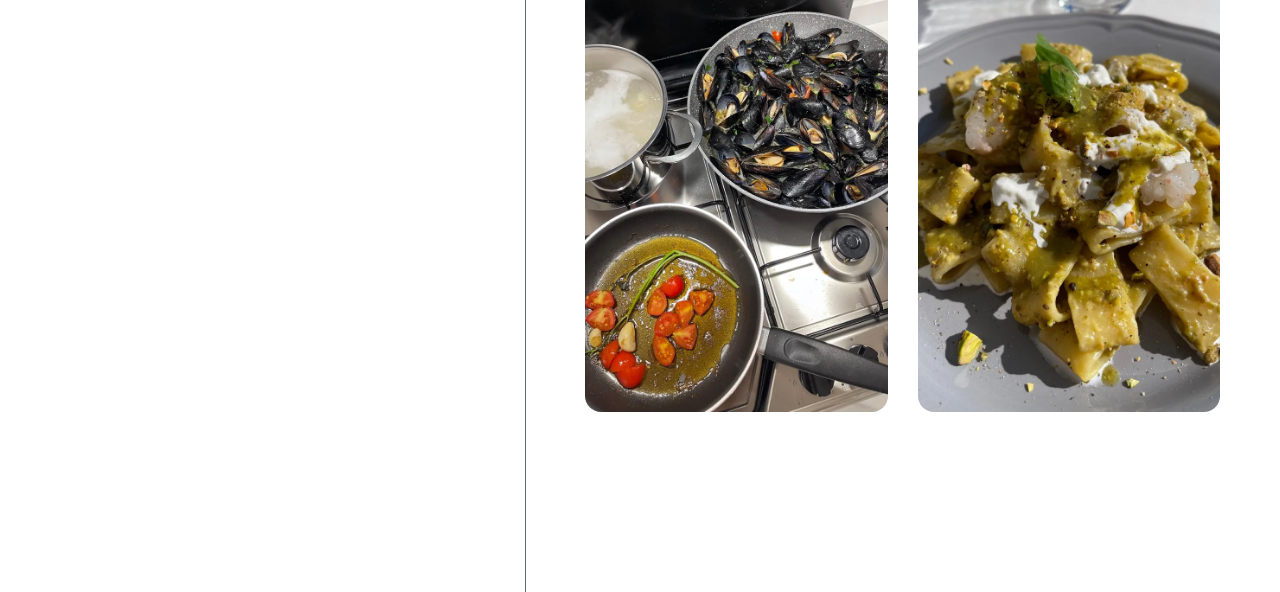
<file: fun-eat.html>
<!doctype html>
<html lang="en">
<head>
  <meta charset="utf-8">
  <meta name="viewport" content="width=device-width, initial-scale=1">
  <title>Fun — Eat — Gian Marco</title>
  <link rel="preconnect" href="https://fonts.googleapis.com">
  <link rel="preconnect" href="https://fonts.gstatic.com" crossorigin>
  <link href="https://fonts.googleapis.com/css2?family=Inter:wght@400;500&family=Syne:wght@600&display=swap" rel="stylesheet">
  <link rel="stylesheet" href="styles.css">
</head>
<body>
  <header class="site-header">
    <a class="brand" href="index.html" aria-label="gmrsln — home">
      <img class="brand__mark" src="assets/logo-mark.webp" alt="" width="42" height="42">
      <img class="brand__word" src="assets/wordmark.svg" alt="gmrsln" width="118" height="34">
    </a>
    <nav class="nav" aria-label="Main">
      <a class="nav__link" href="index.html">Work</a>
      <a class="nav__link is-selected" href="fun.html" aria-current="page">Fun</a>
      <a class="nav__link" href="about.html">About</a>
      <a class="nav__link" href="#">Resume</a>
    </nav>
  </header>

  <main class="fun">
    <div class="fun__intro">
      <h1 class="display-m">Makes me high</h1>
      <p class="label-xl muted">Curiosity and creativity have always been central to my life.<br>When I'm not tinkering at work, I love exploring, learning, trying new things and diving into new hobbies.<br>Here are just a few of the things I loved.</p>
    </div>
    <div class="hero__divider" aria-hidden="true"><img src="assets/divider.svg" alt=""></div>
    <div class="fun__content">
      <nav class="subnav" aria-label="Fun sections">
        <a class="nav__link" href="fun.html">Experience</a>
        <a class="nav__link" href="fun-train.html">Train</a>
        <a class="nav__link is-selected" href="fun-eat.html" aria-current="page">Eat</a>
      </nav>
      <div class="fun__lead paragraph-xl muted"><p>For me, there’s real joy in discovering new flavors, trying to recreate them in the kitchen, and sharing the result. Cooking is about making people happy, and that same spirit inspires the way I approach my work.</p></div>
      <div class="moodboard">
        <div class="moodboard__col">
        <div class="card card--static">
          <div class="card__media"><img src="assets/fun-eat-1.webp" alt="" loading="lazy"></div>
        </div>
        <div class="card card--static">
          <div class="card__media"><img src="assets/fun-eat-2.webp" alt="" loading="lazy"></div>
        </div>
        <div class="card card--static">
          <div class="card__media"><img src="assets/fun-eat-3.webp" alt="" loading="lazy"></div>
        </div>
        </div>
        <div class="moodboard__col">
        <div class="card card--static">
          <div class="card__media"><img src="assets/fun-eat-4.webp" alt="" loading="lazy"></div>
        </div>
        <div class="card card--static">
          <div class="card__media"><img src="assets/fun-eat-5.webp" alt="" loading="lazy"></div>
        </div>
        <div class="card card--static">
          <div class="card__media"><img src="assets/fun-eat-6.webp" alt="" loading="lazy"></div>
        </div>
        </div>
      </div>
    </div>
  </main>
</body>
</html>
</file>
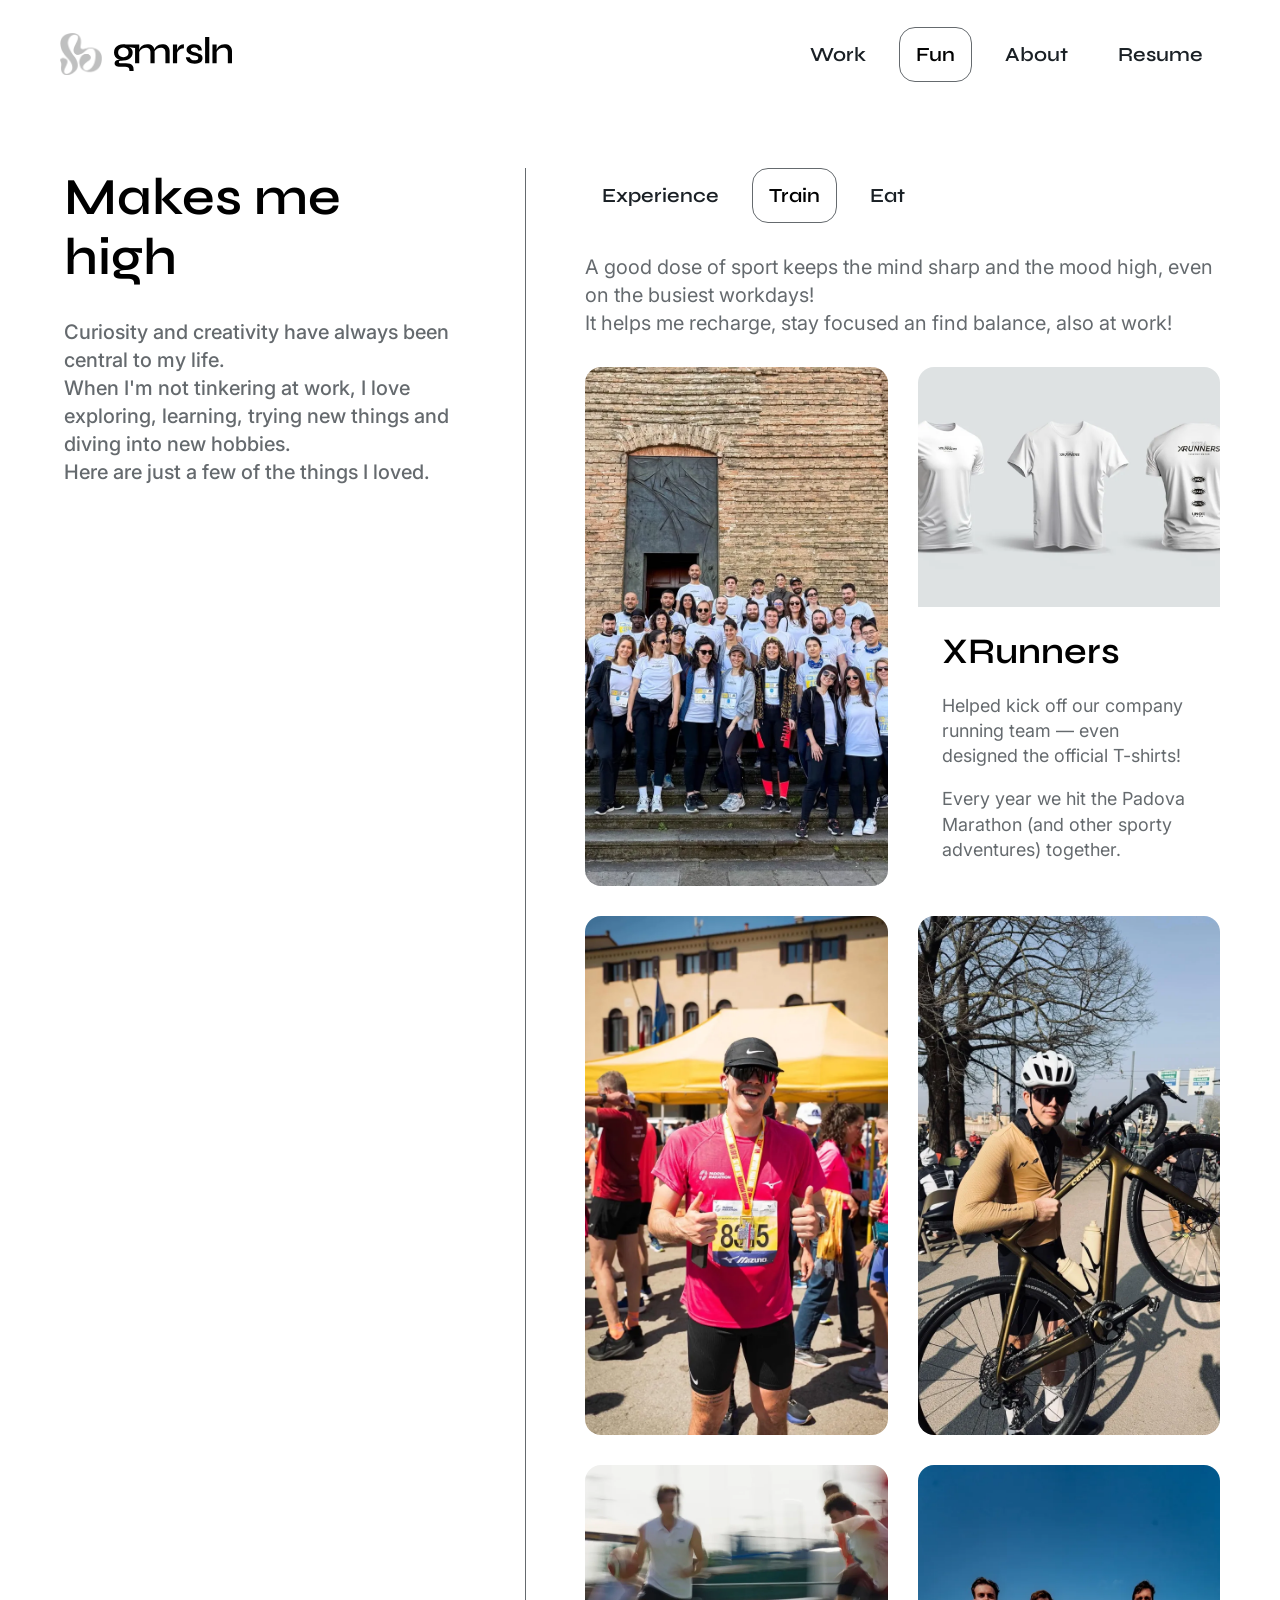
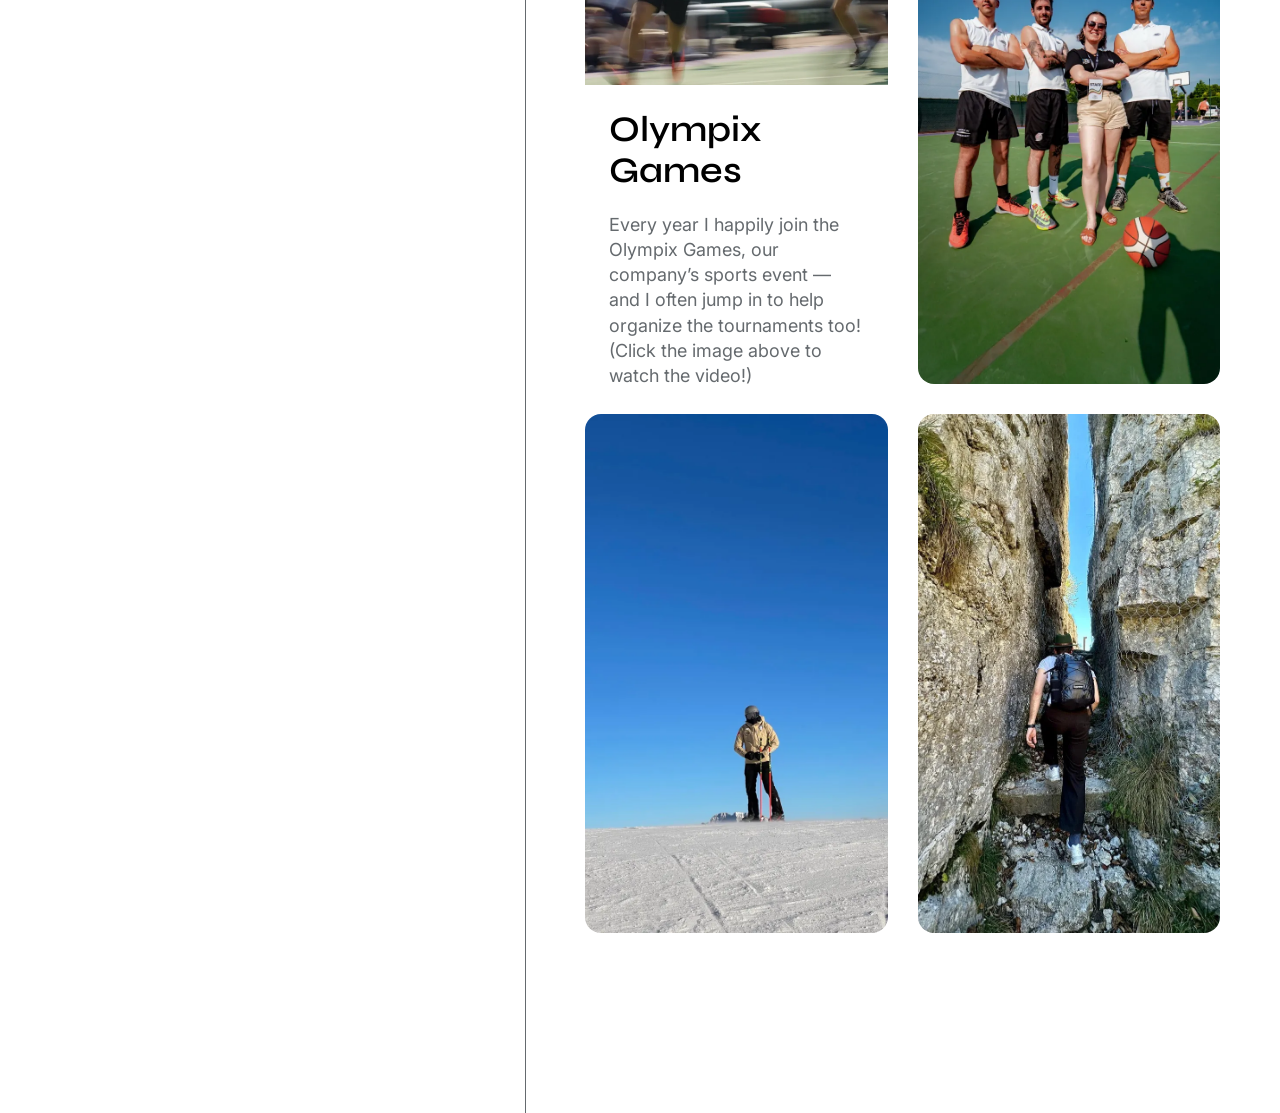
<file: fun-train.html>
<!doctype html>
<html lang="en">
<head>
  <meta charset="utf-8">
  <meta name="viewport" content="width=device-width, initial-scale=1">
  <title>Fun — Train — Gian Marco</title>
  <link rel="preconnect" href="https://fonts.googleapis.com">
  <link rel="preconnect" href="https://fonts.gstatic.com" crossorigin>
  <link href="https://fonts.googleapis.com/css2?family=Inter:wght@400;500&family=Syne:wght@600&display=swap" rel="stylesheet">
  <link rel="stylesheet" href="styles.css">
</head>
<body>
  <header class="site-header">
    <a class="brand" href="index.html" aria-label="gmrsln — home">
      <img class="brand__mark" src="assets/logo-mark.webp" alt="" width="42" height="42">
      <img class="brand__word" src="assets/wordmark.svg" alt="gmrsln" width="118" height="34">
    </a>
    <nav class="nav" aria-label="Main">
      <a class="nav__link" href="index.html">Work</a>
      <a class="nav__link is-selected" href="fun.html" aria-current="page">Fun</a>
      <a class="nav__link" href="about.html">About</a>
      <a class="nav__link" href="#">Resume</a>
    </nav>
  </header>

  <main class="fun">
    <div class="fun__intro">
      <h1 class="display-m">Makes me high</h1>
      <p class="label-xl muted">Curiosity and creativity have always been central to my life.<br>When I'm not tinkering at work, I love exploring, learning, trying new things and diving into new hobbies.<br>Here are just a few of the things I loved.</p>
    </div>
    <div class="hero__divider" aria-hidden="true"><img src="assets/divider.svg" alt=""></div>
    <div class="fun__content">
      <nav class="subnav" aria-label="Fun sections">
        <a class="nav__link" href="fun.html">Experience</a>
        <a class="nav__link is-selected" href="fun-train.html" aria-current="page">Train</a>
        <a class="nav__link" href="fun-eat.html">Eat</a>
      </nav>
      <div class="fun__lead paragraph-xl muted"><p>A good dose of sport keeps the mind sharp and the mood high, even on the busiest workdays!<br>It helps me recharge, stay focused an find balance, also at work!</p></div>
      <div class="moodboard">
        <div class="moodboard__col">
        <div class="card card--static">
          <div class="card__media"><img src="assets/fun-train-1.webp" alt="" loading="lazy"></div>
        </div>
        <div class="card card--static">
          <div class="card__media"><img src="assets/fun-train-2.webp" alt="" loading="lazy"></div>
        </div>
        <div class="card card--static">
          <a class="card__media" href="https://www.youtube.com/watch?v=SSAk_YIVigs" target="_blank" rel="noopener"><img src="assets/fun-train-3.webp" alt="" loading="lazy"></a>
          <div class="card__texts">
            <h2 class="display-xs">Olympix Games</h2>
            <div class="paragraph-l muted"><p>Every year I happily join the Olympix Games, our company’s sports event — and I often jump in to help organize the tournaments too! (Click the image above to watch the video!)</p></div>
          </div>
        </div>
        <div class="card card--static">
          <div class="card__media"><img src="assets/fun-train-4.webp" alt="" loading="lazy"></div>
        </div>
        </div>
        <div class="moodboard__col">
        <div class="card card--static">
          <div class="card__media"><img src="assets/fun-train-5.webp" alt="" loading="lazy"></div>
          <div class="card__texts">
            <h2 class="display-xs">XRunners</h2>
            <div class="paragraph-l muted"><p>Helped kick off our company running team — even designed the official T-shirts!</p><p>Every year we hit the Padova Marathon (and other sporty adventures) together.</p></div>
          </div>
        </div>
        <div class="card card--static">
          <div class="card__media"><img src="assets/fun-train-6.webp" alt="" loading="lazy"></div>
        </div>
        <div class="card card--static">
          <div class="card__media"><img src="assets/fun-train-7.webp" alt="" loading="lazy"></div>
        </div>
        <div class="card card--static">
          <div class="card__media"><img src="assets/fun-train-8.webp" alt="" loading="lazy"></div>
        </div>
        </div>
      </div>
    </div>
  </main>
</body>
</html>
</file>
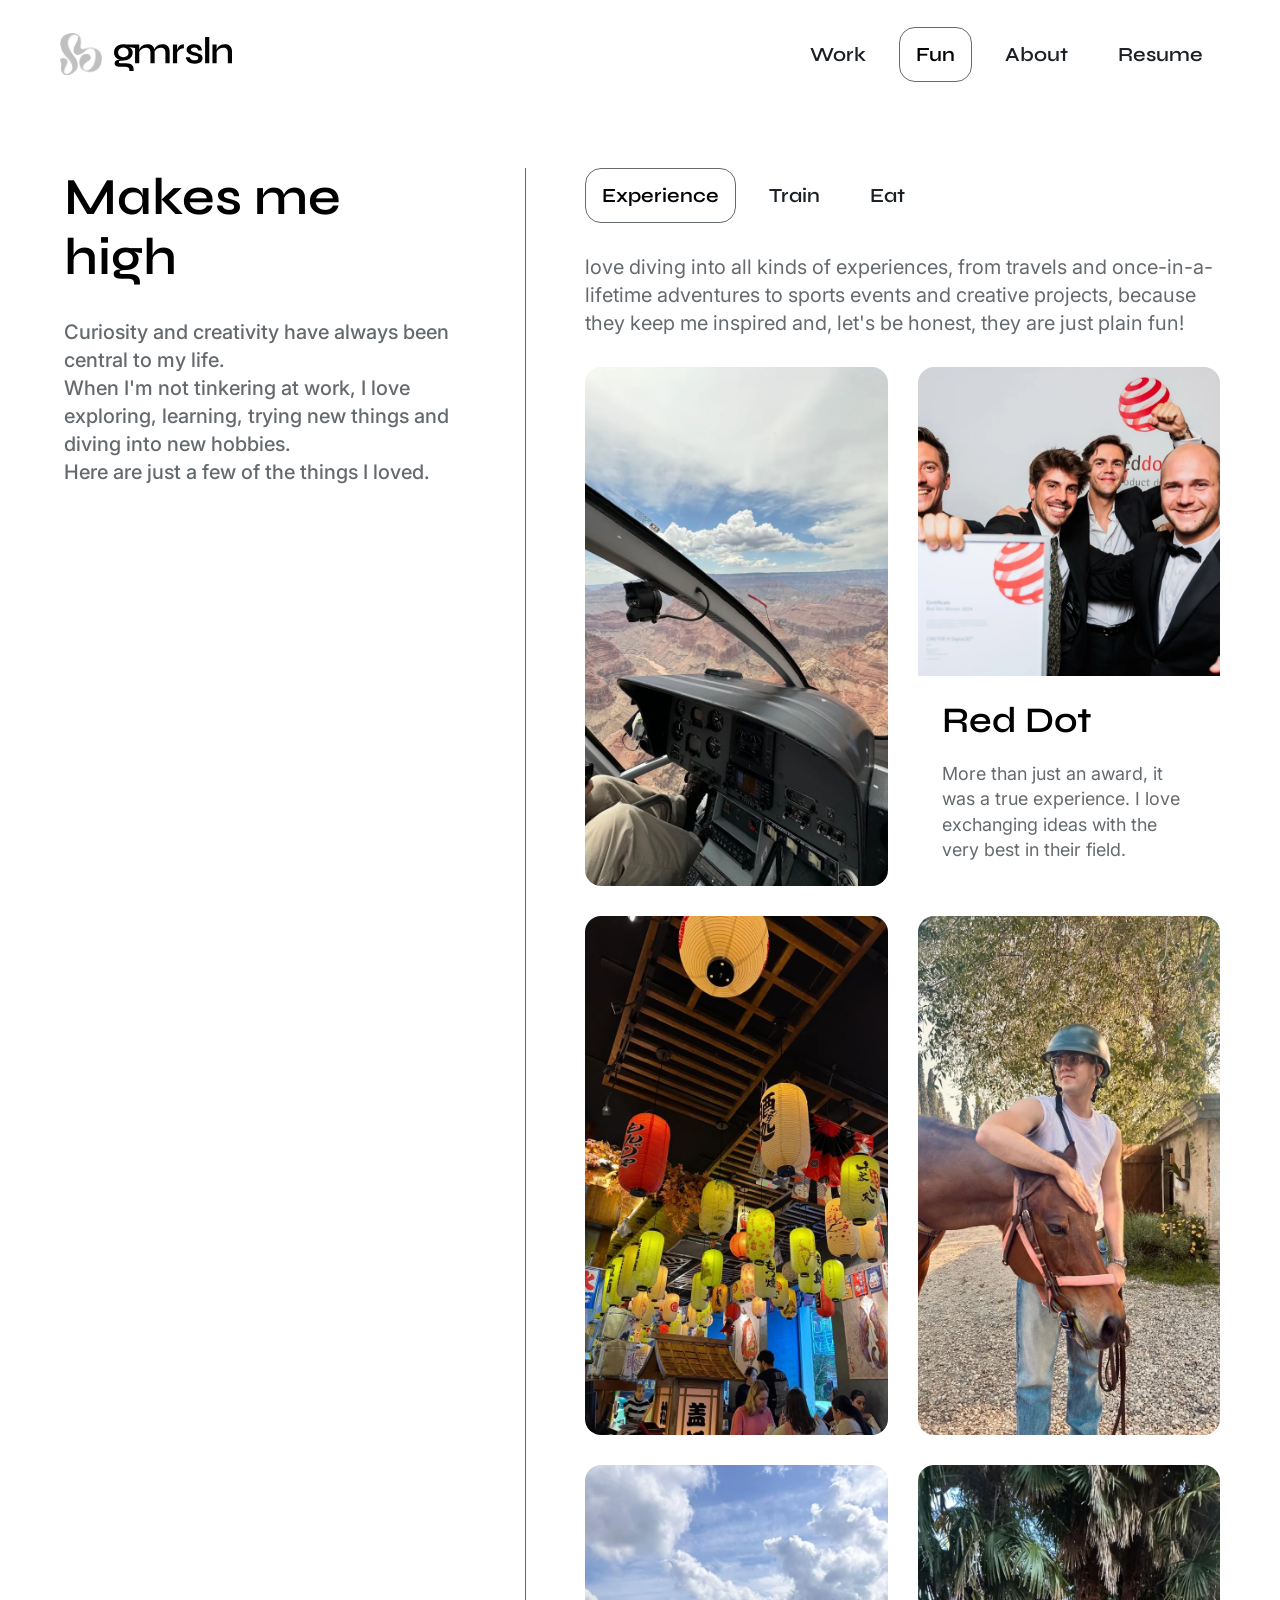
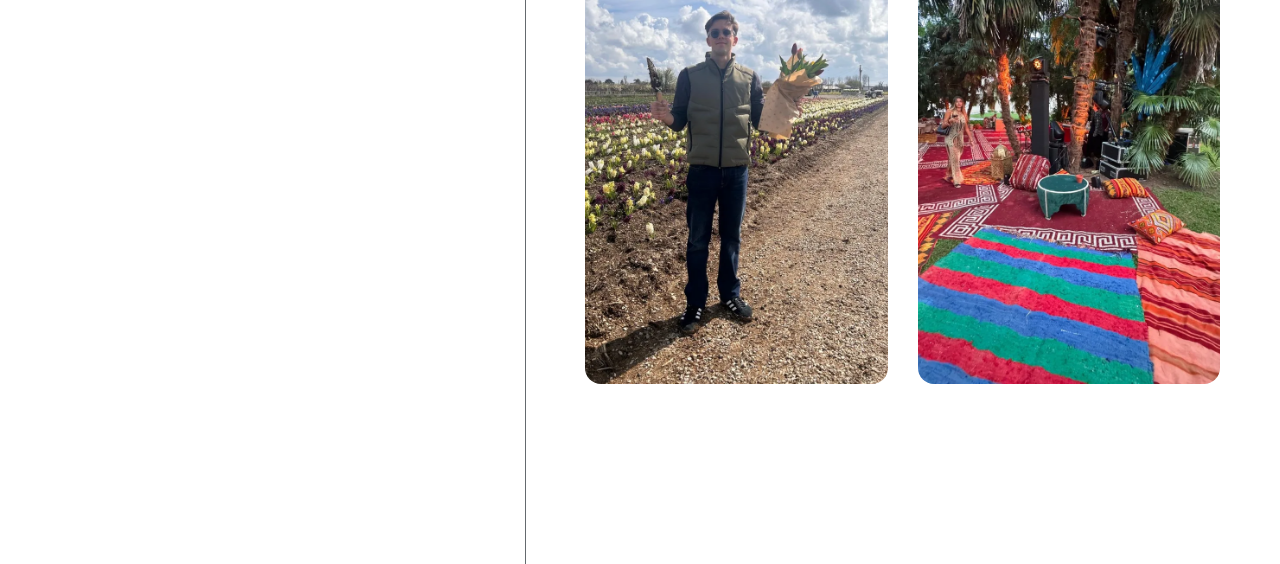
<file: fun.html>
<!doctype html>
<html lang="en">
<head>
  <meta charset="utf-8">
  <meta name="viewport" content="width=device-width, initial-scale=1">
  <title>Fun — Experience — Gian Marco</title>
  <link rel="preconnect" href="https://fonts.googleapis.com">
  <link rel="preconnect" href="https://fonts.gstatic.com" crossorigin>
  <link href="https://fonts.googleapis.com/css2?family=Inter:wght@400;500&family=Syne:wght@600&display=swap" rel="stylesheet">
  <link rel="stylesheet" href="styles.css">
</head>
<body>
  <header class="site-header">
    <a class="brand" href="index.html" aria-label="gmrsln — home">
      <img class="brand__mark" src="assets/logo-mark.webp" alt="" width="42" height="42">
      <img class="brand__word" src="assets/wordmark.svg" alt="gmrsln" width="118" height="34">
    </a>
    <nav class="nav" aria-label="Main">
      <a class="nav__link" href="index.html">Work</a>
      <a class="nav__link is-selected" href="fun.html" aria-current="page">Fun</a>
      <a class="nav__link" href="about.html">About</a>
      <a class="nav__link" href="#">Resume</a>
    </nav>
  </header>

  <main class="fun">
    <div class="fun__intro">
      <h1 class="display-m">Makes me high</h1>
      <p class="label-xl muted">Curiosity and creativity have always been central to my life.<br>When I'm not tinkering at work, I love exploring, learning, trying new things and diving into new hobbies.<br>Here are just a few of the things I loved.</p>
    </div>
    <div class="hero__divider" aria-hidden="true"><img src="assets/divider.svg" alt=""></div>
    <div class="fun__content">
      <nav class="subnav" aria-label="Fun sections">
        <a class="nav__link is-selected" href="fun.html" aria-current="page">Experience</a>
        <a class="nav__link" href="fun-train.html">Train</a>
        <a class="nav__link" href="fun-eat.html">Eat</a>
      </nav>
      <div class="fun__lead paragraph-xl muted"><p>love diving into all kinds of experiences, from travels and once-in-a-lifetime adventures to sports events and creative projects, because they keep me inspired and, let's be honest, they are just plain fun!</p></div>
      <div class="moodboard">
        <div class="moodboard__col">
        <div class="card card--static">
          <div class="card__media"><img src="assets/fun-exp-1.webp" alt="" loading="lazy"></div>
        </div>
        <div class="card card--static">
          <div class="card__media"><img src="assets/fun-exp-2.webp" alt="" loading="lazy"></div>
        </div>
        <div class="card card--static">
          <div class="card__media"><img src="assets/fun-exp-3.webp" alt="" loading="lazy"></div>
        </div>
        </div>
        <div class="moodboard__col">
        <div class="card card--static">
          <div class="card__media"><img src="assets/fun-exp-4.webp" alt="" loading="lazy"></div>
          <div class="card__texts">
            <h2 class="display-xs">Red Dot</h2>
            <div class="paragraph-l muted"><p>More than just an award, it was a true experience. I love exchanging ideas with the very best in their field.</p></div>
          </div>
        </div>
        <div class="card card--static">
          <div class="card__media"><img src="assets/fun-exp-5.webp" alt="" loading="lazy"></div>
        </div>
        <div class="card card--static">
          <div class="card__media"><img src="assets/fun-exp-6.webp" alt="" loading="lazy"></div>
        </div>
        </div>
      </div>
    </div>
  </main>
</body>
</html>
</file>
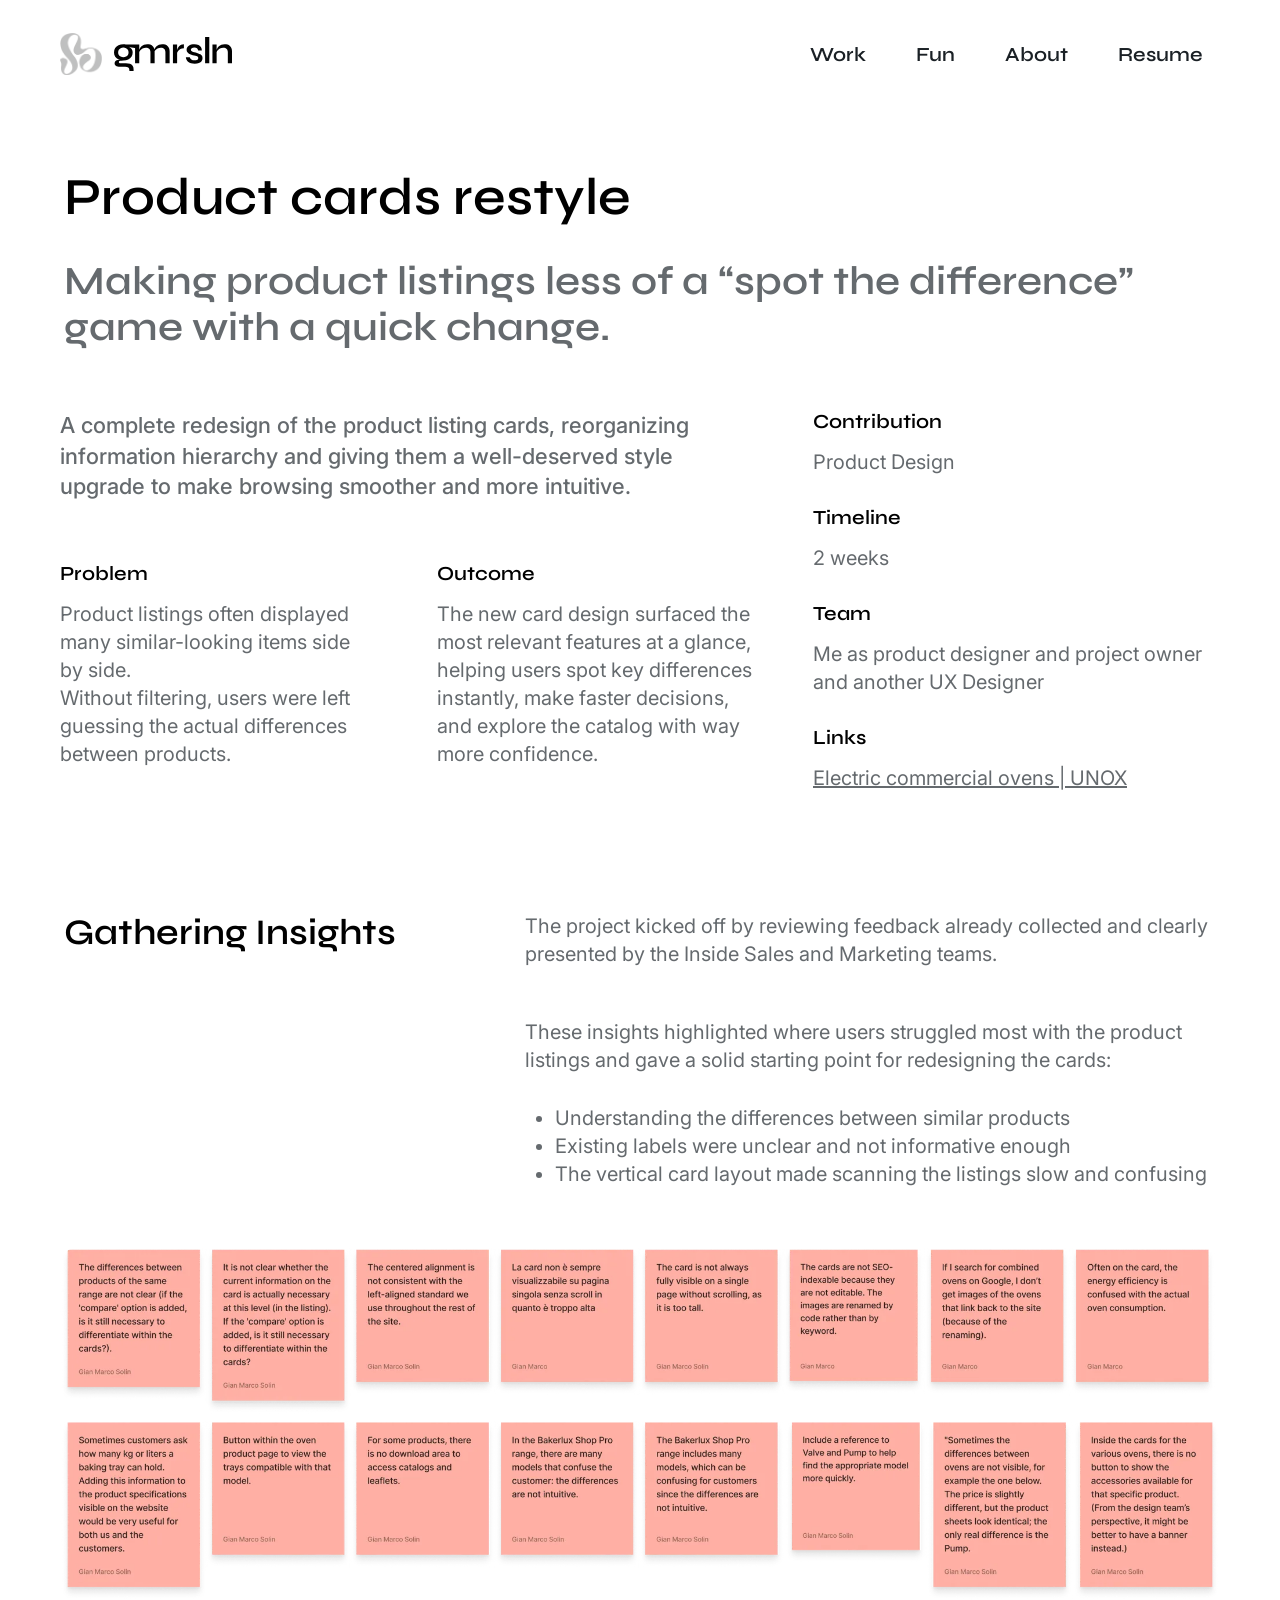
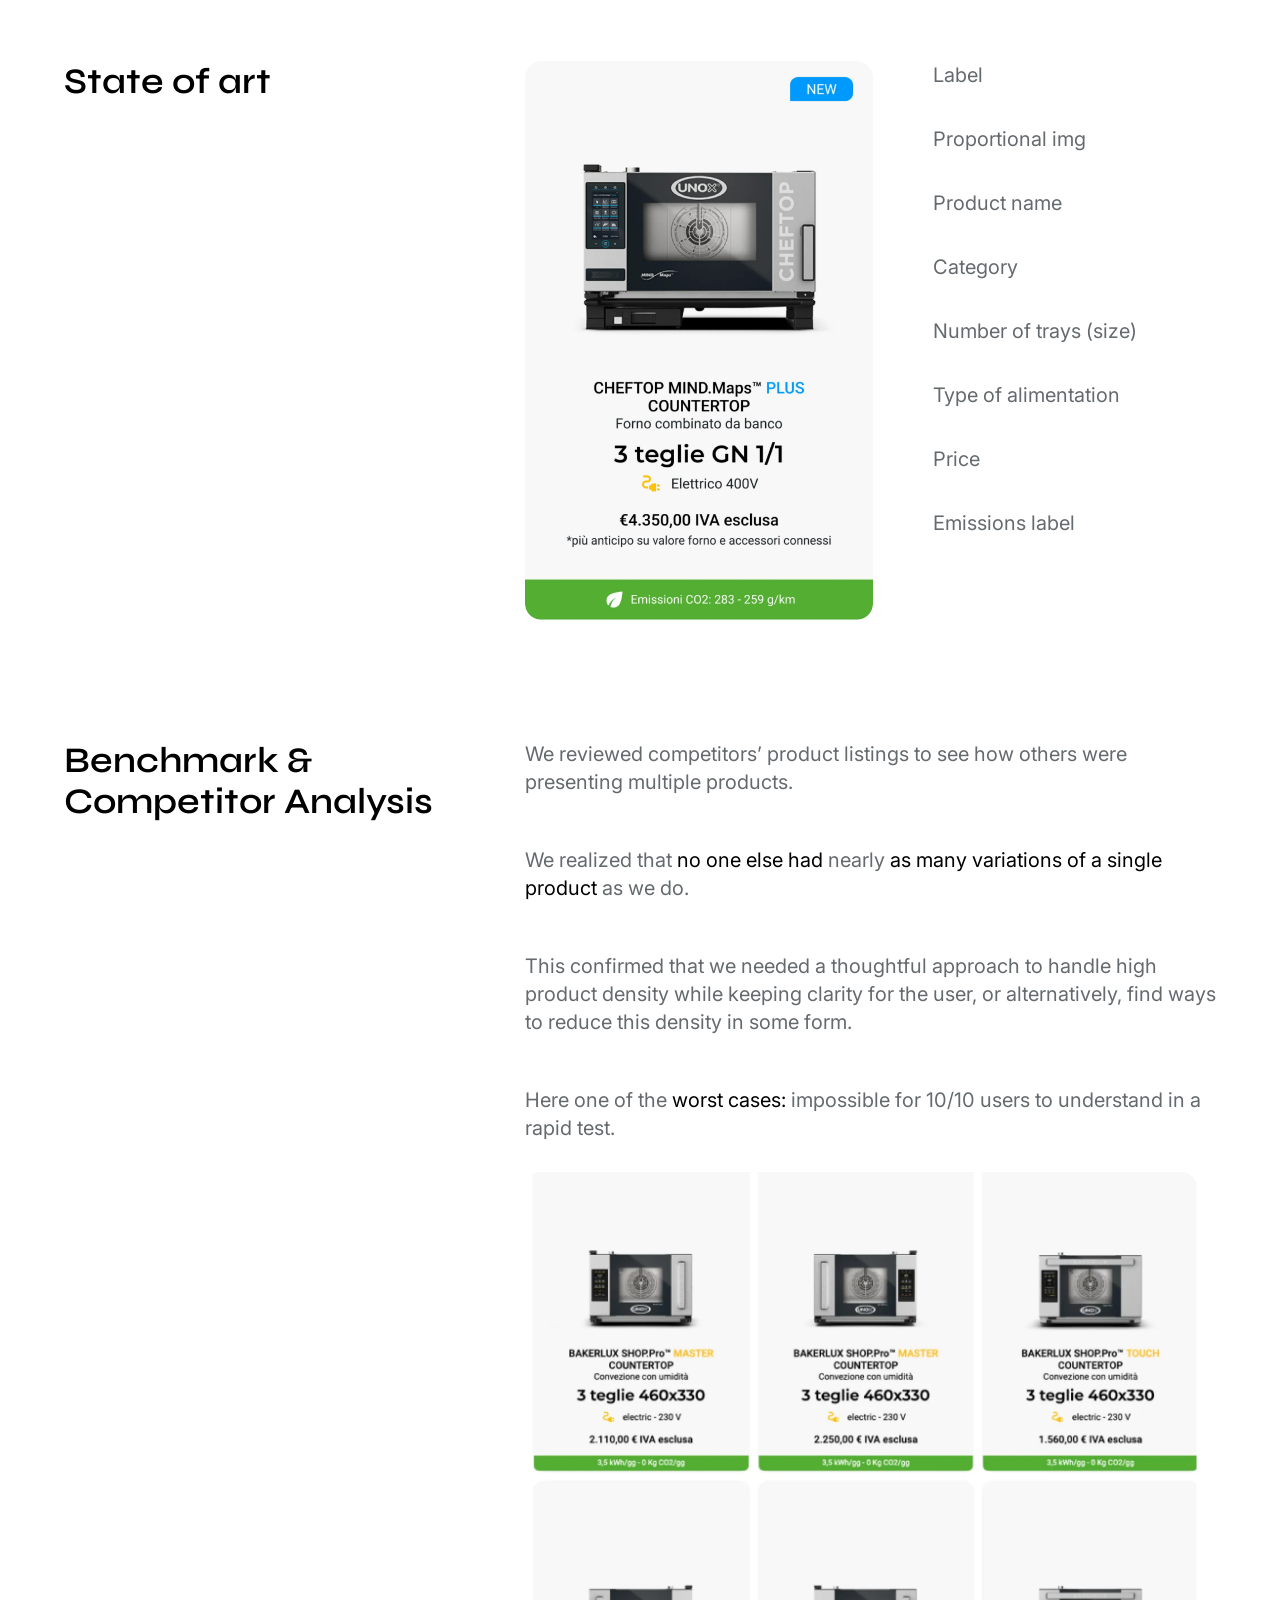
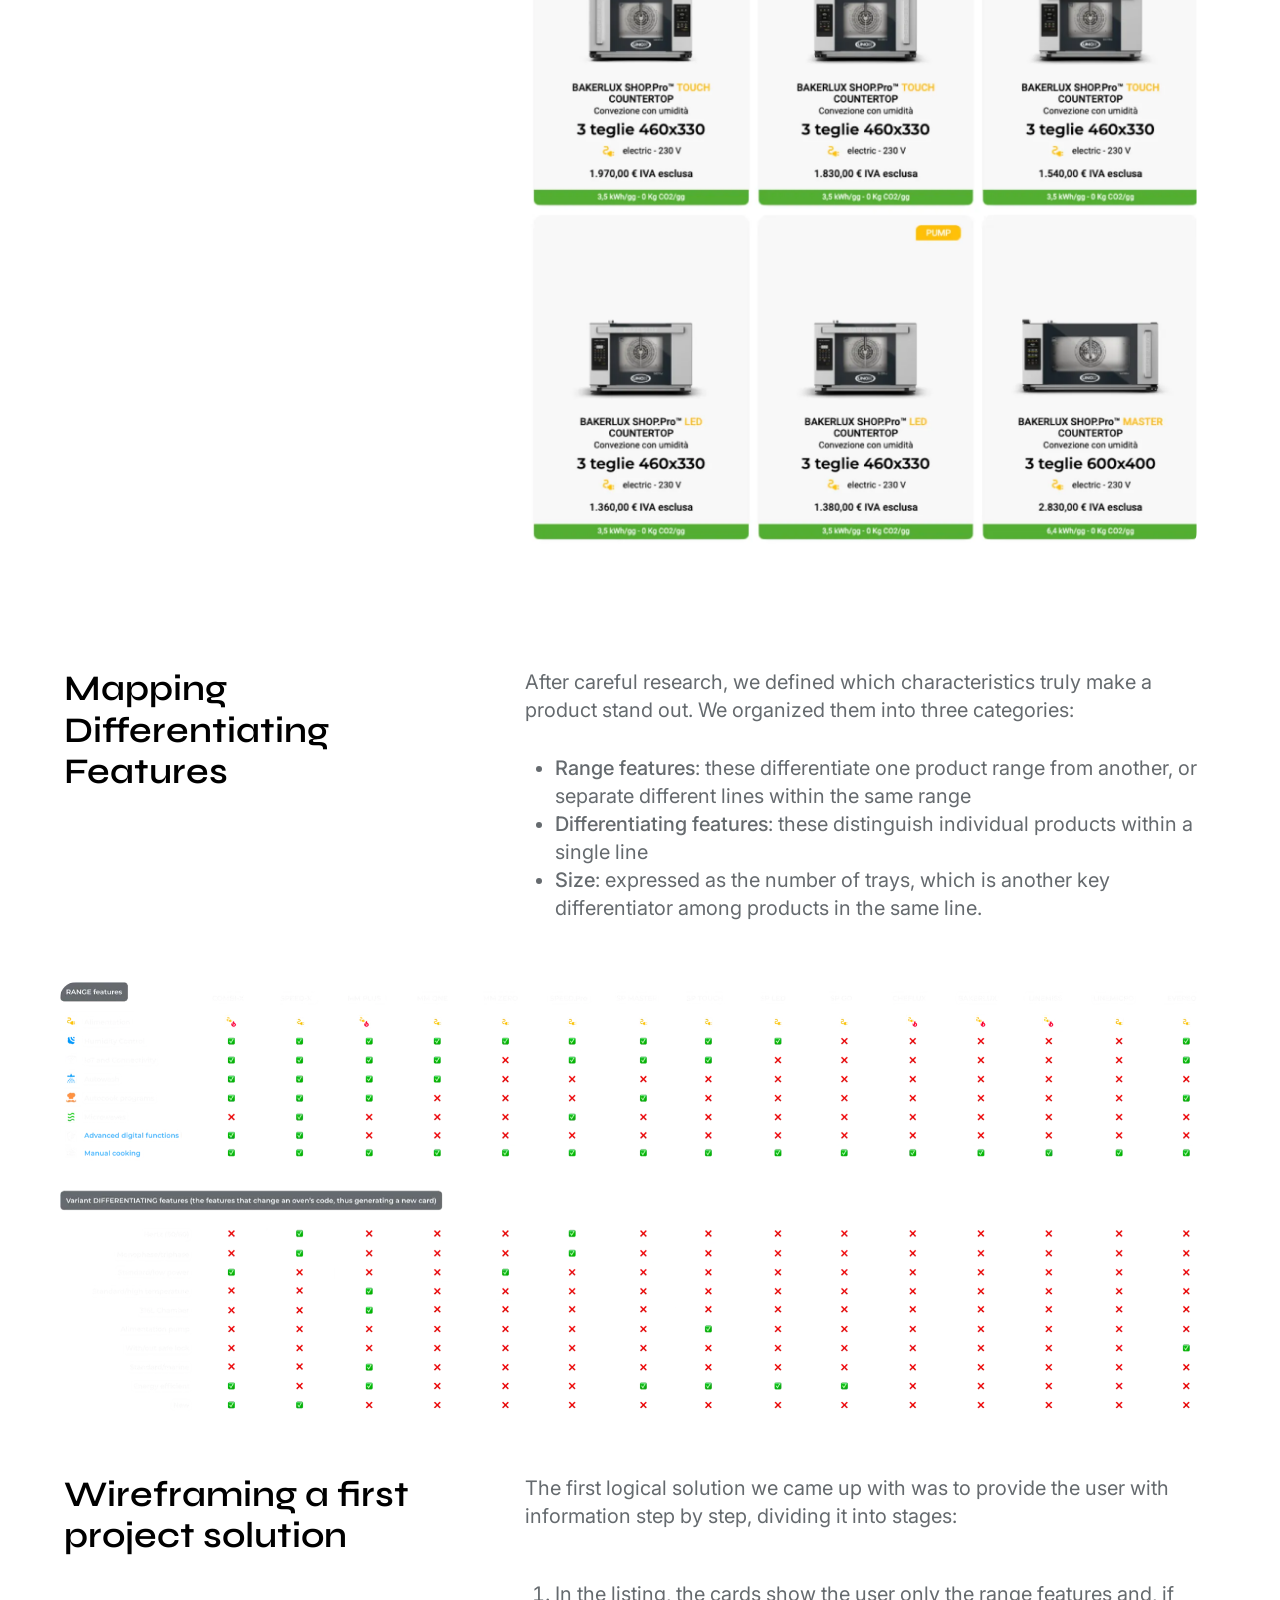
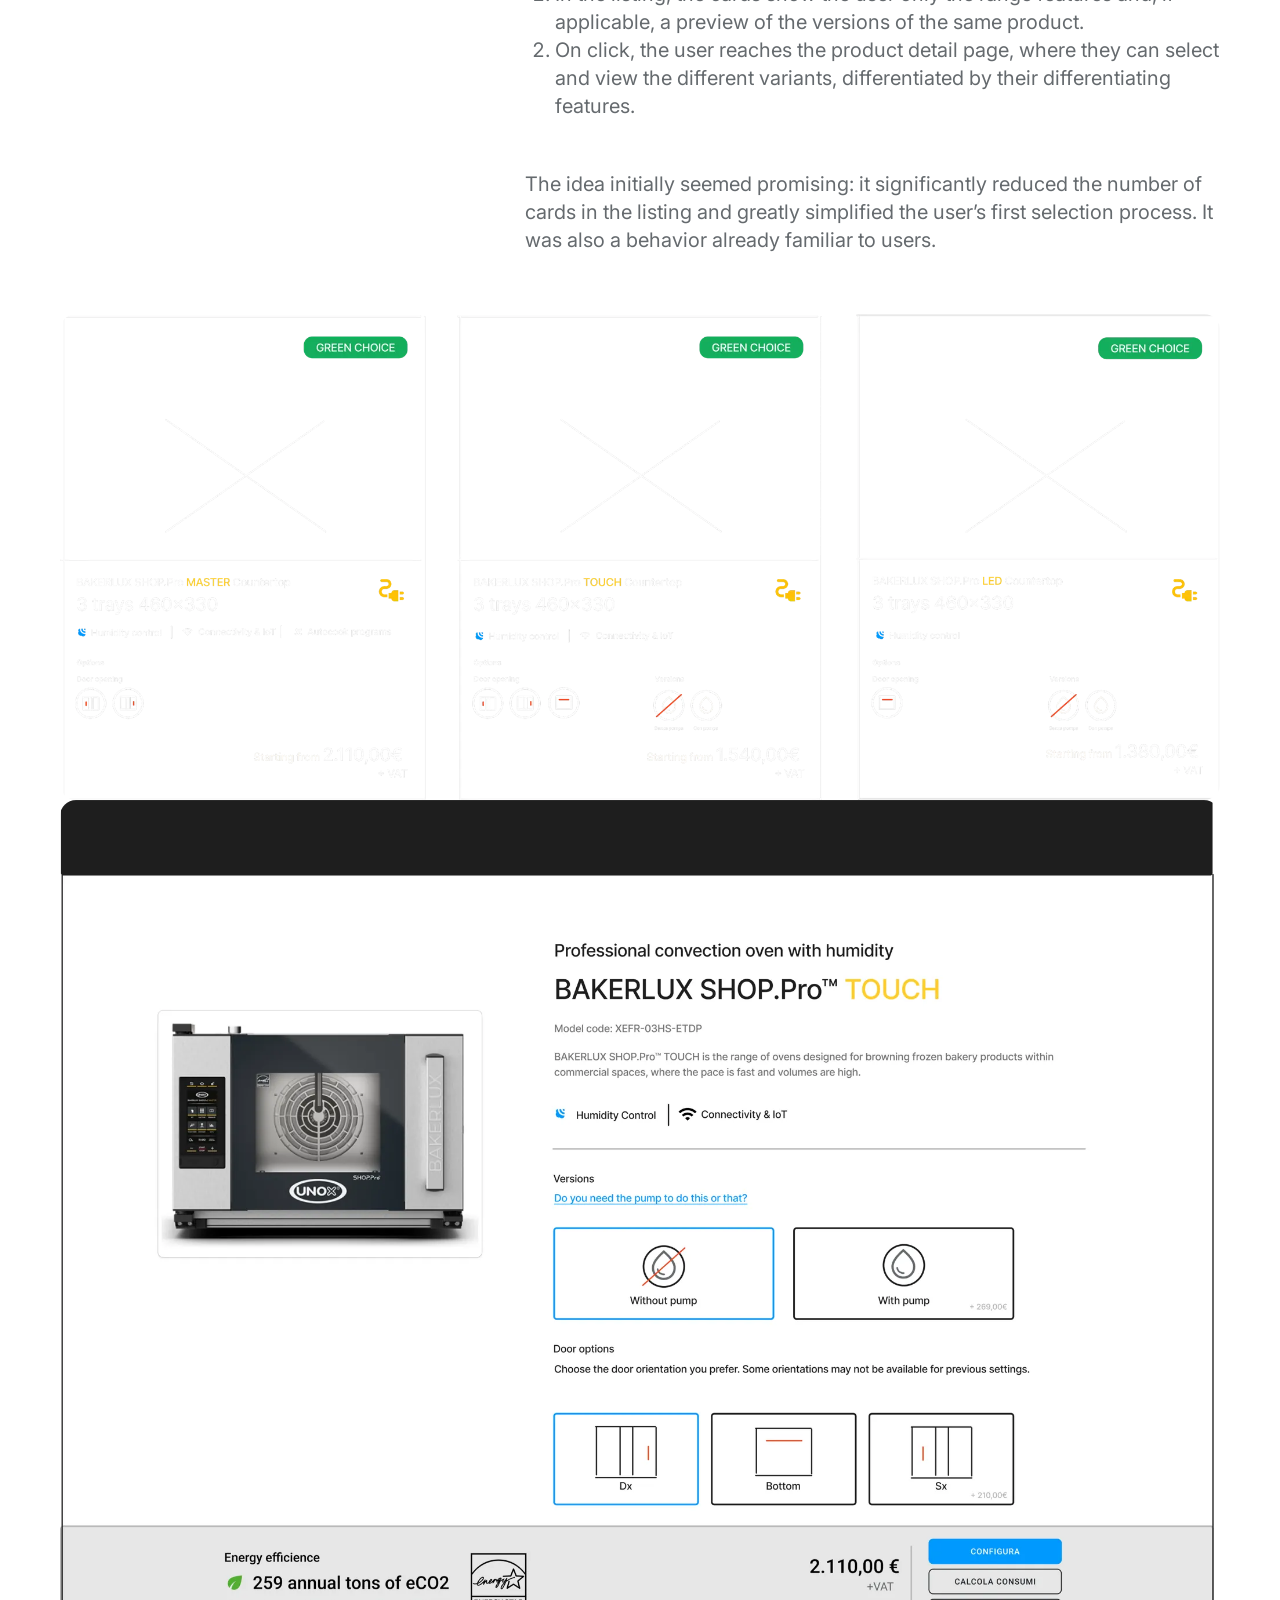
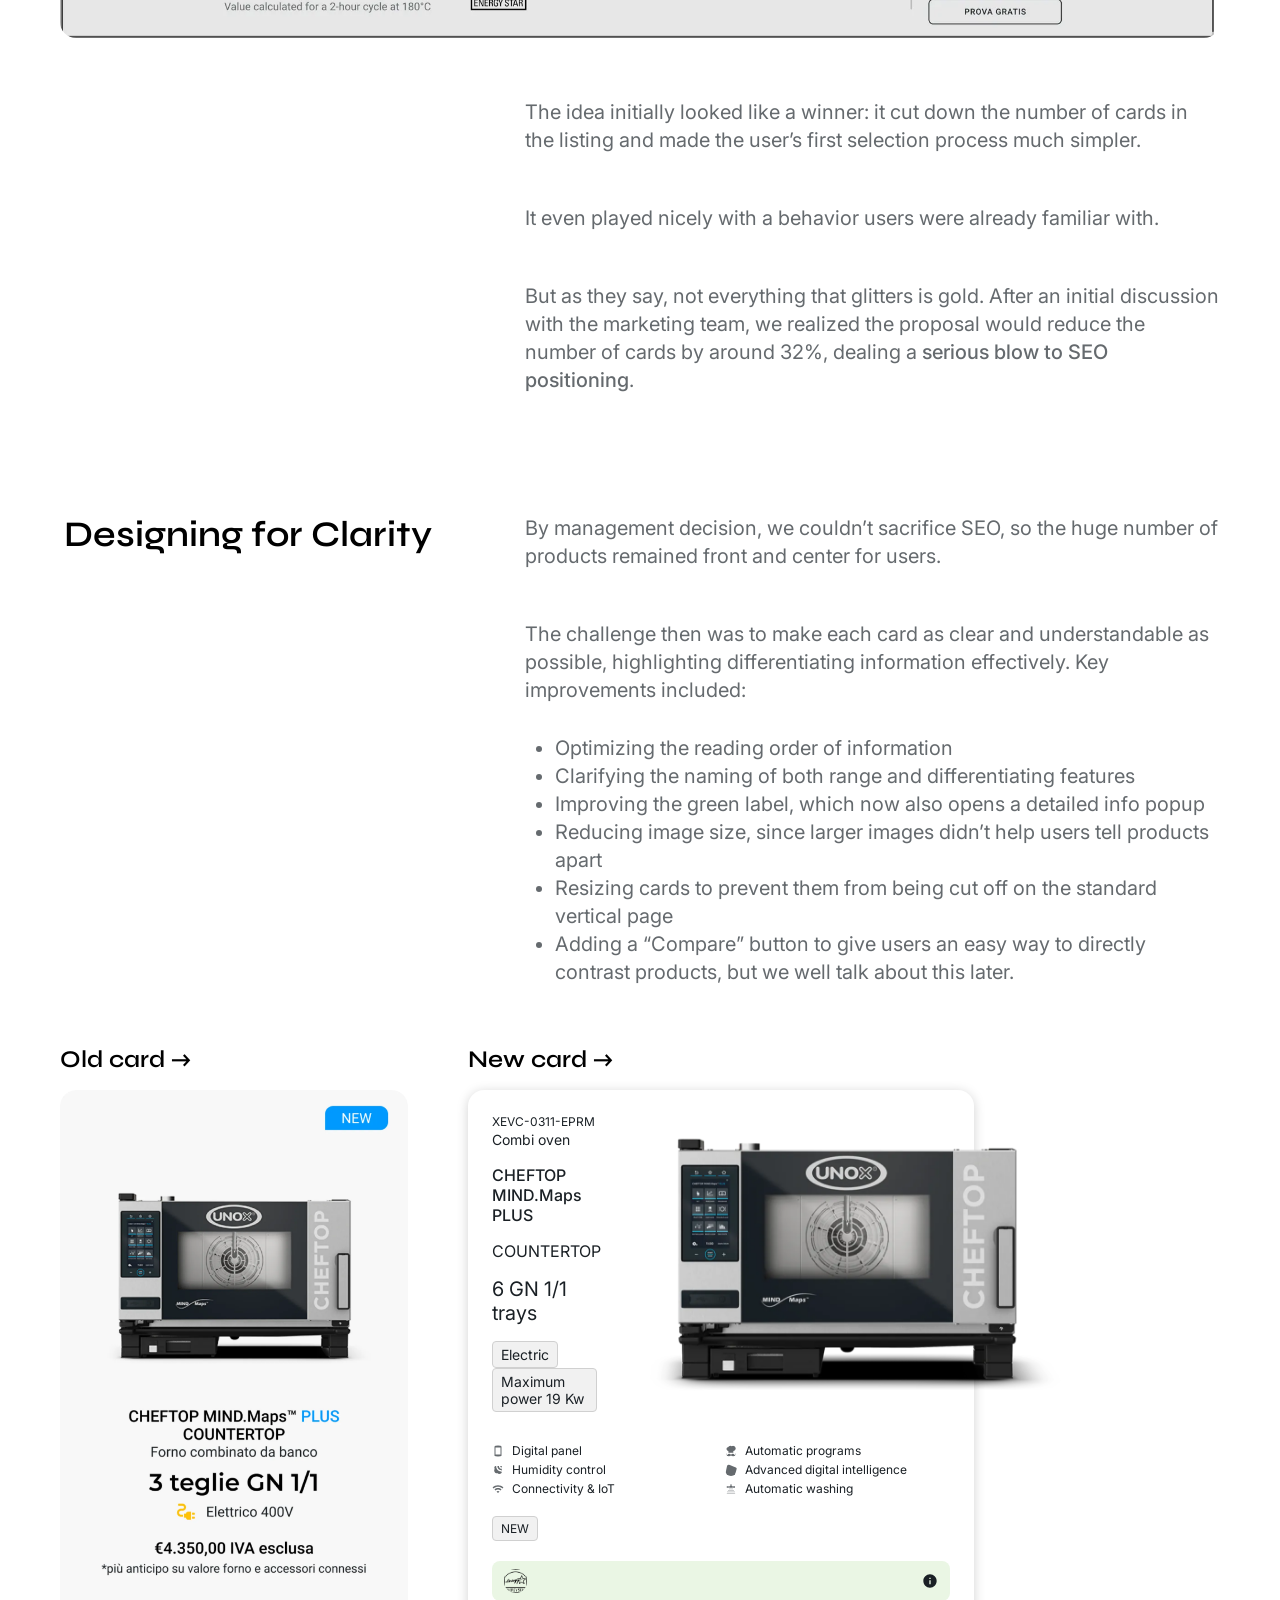
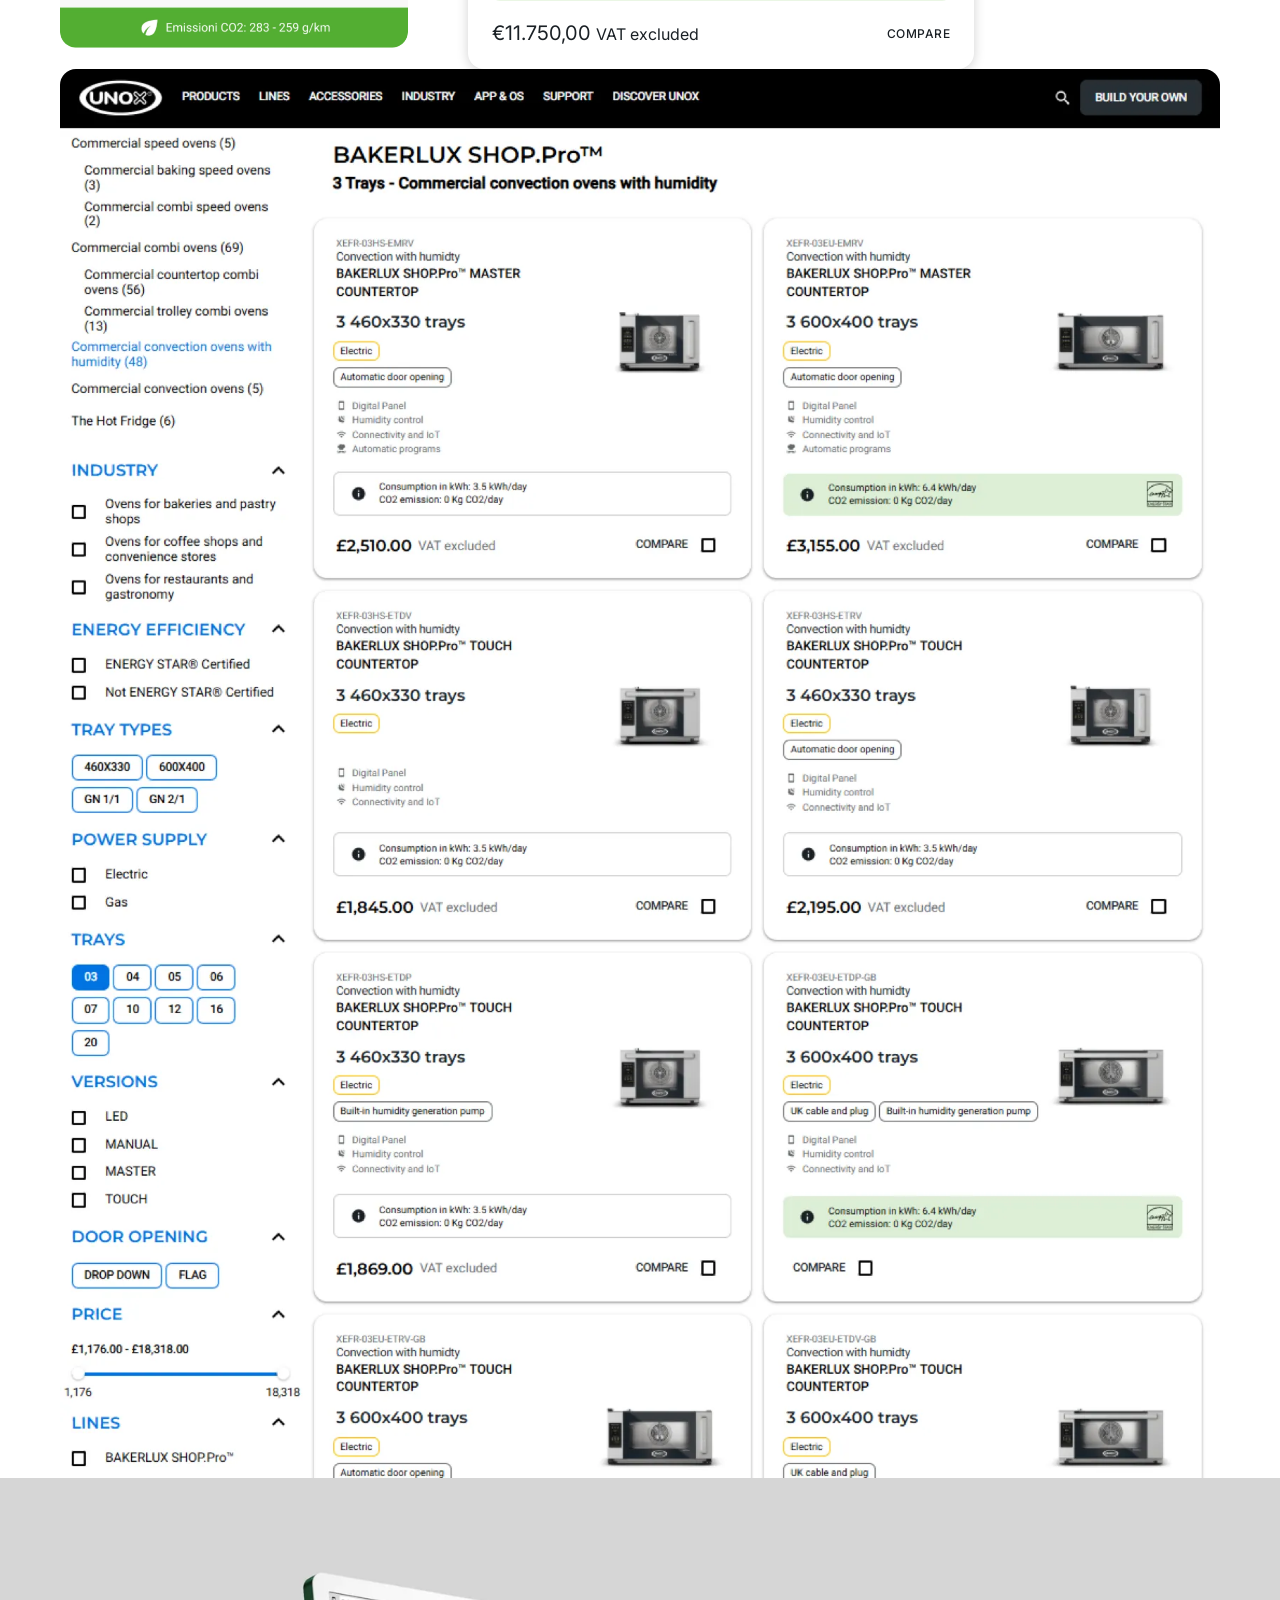
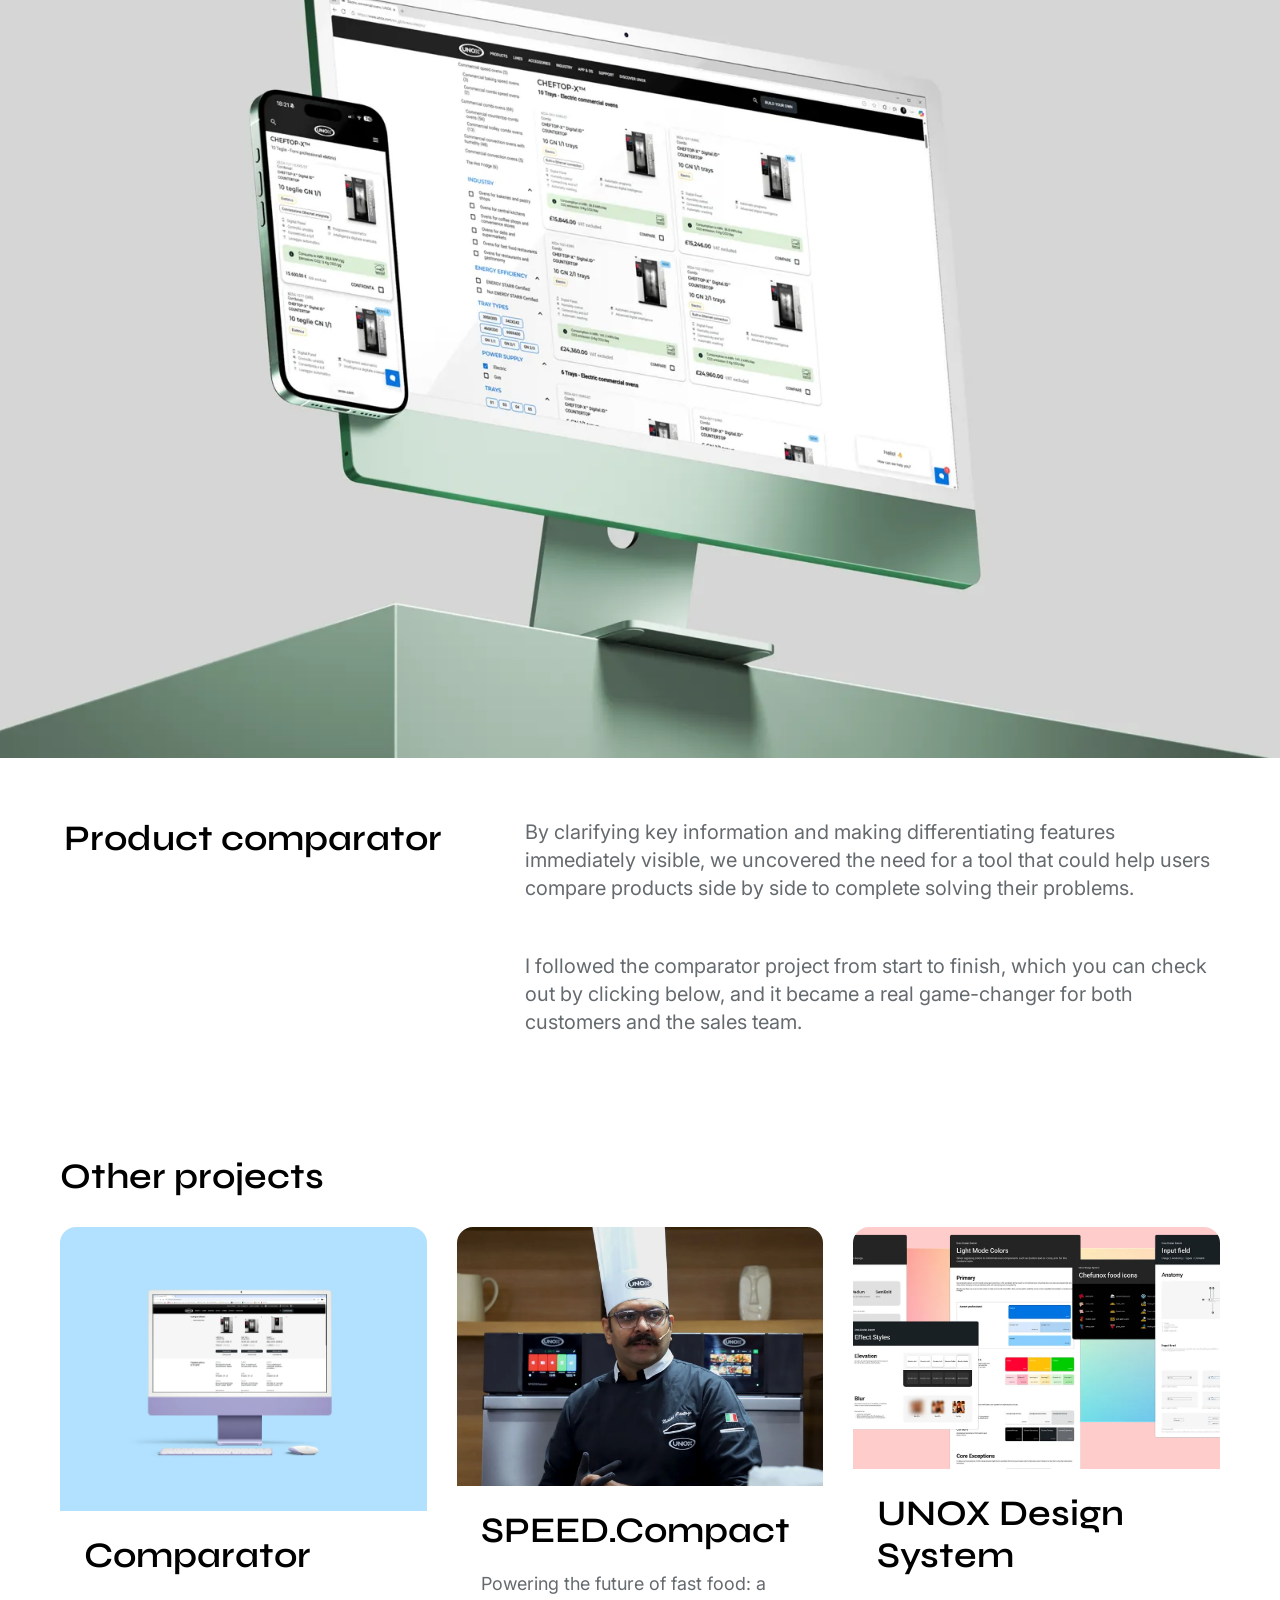
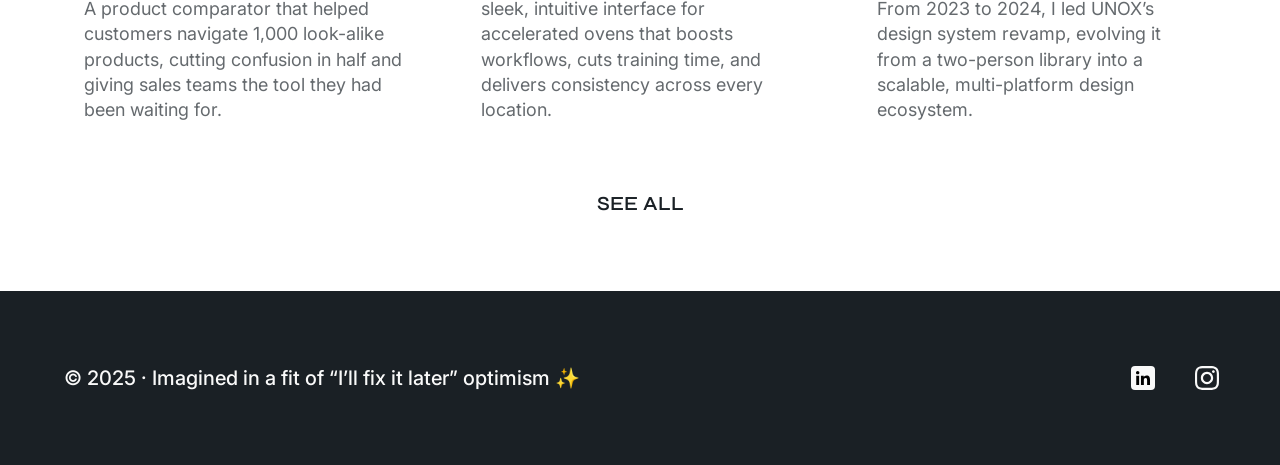
<file: product-cards.html>
<!doctype html>
<html lang="en">
<head>
  <meta charset="utf-8">
  <meta name="viewport" content="width=device-width, initial-scale=1">
  <title>Product cards restyle — Gian Marco</title>
  <meta name="description" content="Making product listings less of a “spot the difference” game with a quick change.">
  <link rel="preconnect" href="https://fonts.googleapis.com">
  <link rel="preconnect" href="https://fonts.gstatic.com" crossorigin>
  <link href="https://fonts.googleapis.com/css2?family=Inter:wght@400;500&family=Syne:wght@600&display=swap" rel="stylesheet">
  <link rel="stylesheet" href="styles.css">
</head>
<body>
  <header class="site-header">
    <a class="brand" href="index.html" aria-label="gmrsln — home">
      <img class="brand__mark" src="assets/logo-mark.webp" alt="" width="42" height="42">
      <img class="brand__word" src="assets/wordmark.svg" alt="gmrsln" width="118" height="34">
    </a>
    <nav class="nav" aria-label="Main">
      <a class="nav__link" href="index.html">Work</a>
      <a class="nav__link" href="fun.html">Fun</a>
      <a class="nav__link" href="about.html">About</a>
      <a class="nav__link" href="#">Resume</a>
    </nav>
  </header>
  <main>
    <section class="cs-hero">
            <div class="cs-titles">
        <h1 class="display-m">Product cards restyle</h1>
        <p class="heading-xxl muted">Making product listings less of a “spot the difference” game with a quick change.</p>
      </div>
      <div class="cs-preview">
        <div class="cs-preview__main">
          <div class="label-xxl muted"><p>A complete redesign of the product listing cards, reorganizing information hierarchy and giving them a well-deserved style upgrade to make browsing smoother and more intuitive.</p></div>
          <div class="columns">
            <div class="block"><h3 class="heading-xs">Problem</h3><div class="paragraph-xl muted"><p>Product listings often displayed many similar-looking items side by side.<br>Without filtering, users were left guessing the actual differences between products.</p></div></div>
            <div class="block"><h3 class="heading-xs">Outcome</h3><div class="paragraph-xl muted"><p>The new card design surfaced the most relevant features at a glance, helping users spot key differences instantly, make faster decisions, and explore the catalog with way more confidence.</p></div></div>
          </div>
        </div>
        <div class="cs-preview__meta">
          <div class="cs-meta-block"><h3 class="heading-xs">Contribution</h3><div class="paragraph-xl muted">Product Design</div></div>
          <div class="cs-meta-block"><h3 class="heading-xs">Timeline</h3><div class="paragraph-xl muted"><p>2 weeks</p></div></div>
          <div class="cs-meta-block"><h3 class="heading-xs">Team</h3><div class="paragraph-xl muted"><p>Me as product designer and project owner and another UX Designer</p></div></div>
          <div class="cs-meta-block"><h3 class="heading-xs">Links</h3><div class="paragraph-xl muted"><a href="https://www.unox.com/en_gb/ovens/electric/" target="_blank" rel="noopener">Electric commercial ovens | UNOX</a></div></div>
        </div>
      </div>
    </section>
    <section class="cs-section">
      <h2 class="cs-section__title display-xs">Gathering Insights</h2>
      <div class="cs-section__body paragraph-xl muted"><p>The project kicked off by reviewing feedback already collected and clearly presented by the Inside Sales and Marketing teams.</p><p>These insights highlighted where users struggled most with the product listings and gave a solid starting point for redesigning the cards:</p><ul><li>Understanding the differences between similar products</li><li>Existing labels were unclear and not informative enough</li><li>The vertical card layout made scanning the listings slow and confusing</li></ul></div>
    </section>
    <div class="cs-figure"><img src="assets/cards-1.webp" alt="" loading="lazy"></div>
    <section class="cs-section">
      <h2 class="cs-section__title display-xs">State of art</h2>
      <div class="cs-section__body paragraph-xl muted"><div class="cs-split"><img src="assets/cards-old.webp" alt="" loading="lazy" style="width:348px;max-width:100%;height:auto"><div class="cs-label-row"><p>Label</p><p>Proportional img</p><p>Product name</p><p>Category</p><p>Number of trays (size)</p><p>Type of alimentation</p><p>Price</p><p>Emissions label</p></div></div></div>
    </section>
    <section class="cs-section">
      <h2 class="cs-section__title display-xs">Benchmark &amp; Competitor Analysis</h2>
      <div class="cs-section__body paragraph-xl muted"><p>We reviewed competitors’ product listings to see how others were presenting multiple products.</p><p>We realized that <span style="color:#000">no one else had</span> nearly <span style="color:#000">as many variations of a single product</span> as we do.</p><p>This confirmed that we needed a thoughtful approach to handle high product density while keeping clarity for the user, or alternatively, find ways to reduce this density in some form.</p><p>Here one of the <span style="color:#000">worst cases:</span> impossible for 10/10 users to understand in a rapid test.</p><img src="assets/cards-worst.webp" alt="" loading="lazy" style="width:672px;max-width:100%;height:auto;border-radius:16px"></div>
    </section>
    <section class="cs-section">
      <h2 class="cs-section__title display-xs">Mapping Differentiating Features</h2>
      <div class="cs-section__body paragraph-xl muted"><p>After careful research, we defined which characteristics truly make a product stand out. We organized them into three categories:</p><ul><li><strong>Range features</strong>: these differentiate one product range from another, or separate different lines within the same range</li><li><strong>Differentiating features</strong>: these distinguish individual products within a single line</li><li><strong>Size</strong>: expressed as the number of trays, which is another key differentiator among products in the same line.</li></ul></div>
    </section>
    <div class="cs-figure"><img src="assets/cards-map.webp" alt="" loading="lazy"></div>
    <section class="cs-section">
      <h2 class="cs-section__title display-xs">Wireframing a first project solution</h2>
      <div class="cs-section__body paragraph-xl muted"><p>The first logical solution we came up with was to provide the user with information step by step, dividing it into stages:</p><ol style="list-style:decimal;padding-left:30px"><li>In the listing, the cards show the user only the range features and, if applicable, a preview of the versions of the same product.</li><li>On click, the user reaches the product detail page, where they can select and view the different variants, differentiated by their differentiating features.</li></ol><p>The idea initially seemed promising: it significantly reduced the number of cards in the listing and greatly simplified the user’s first selection process. It was also a behavior already familiar to users.</p></div>
    </section>
    <div class="cs-figure"><img src="assets/cards-wire-1.webp" alt="" loading="lazy"></div>
    <div class="cs-figure"><img src="assets/cards-wire-2.webp" alt="" loading="lazy"></div>
    <section class="cs-section">
      <h2 class="cs-section__title display-xs"></h2>
      <div class="cs-section__body paragraph-xl muted"><p>The idea initially looked like a winner: it cut down the number of cards in the listing and made the user’s first selection process much simpler.</p><p>It even played nicely with a behavior users were already familiar with.</p><p>But as they say, not everything that glitters is gold. After an initial discussion with the marketing team, we realized the proposal would reduce the number of cards by around 32%, dealing a <strong>serious blow to SEO positioning</strong>.</p></div>
    </section>
    <section class="cs-section">
      <h2 class="cs-section__title display-xs">Designing for Clarity</h2>
      <div class="cs-section__body paragraph-xl muted"><p>By management decision, we couldn’t sacrifice SEO, so the huge number of products remained front and center for users.</p><p>The challenge then was to make each card as clear and understandable as possible, highlighting differentiating information effectively. Key improvements included:</p><ul><li>Optimizing the reading order of information</li><li>Clarifying the naming of both range and differentiating features</li><li>Improving the green label, which now also opens a detailed info popup</li><li>Reducing image size, since larger images didn’t help users tell products apart</li><li>Resizing cards to prevent them from being cut off on the standard vertical page</li><li>Adding a “Compare” button to give users an easy way to directly contrast products, but we well talk about this later.</li></ul></div>
    </section>
    <div class="cs-figure" style="padding-top:0"><div class="cs-split">
      <div class="cs-label-row"><p class="heading-s">Old card →</p><img src="assets/cards-old.webp" alt="" loading="lazy" style="width:348px;max-width:100%;height:auto;border-radius:16px"></div>
      <div class="cs-label-row"><p class="heading-s">New card →</p><div class="pc-card">
  <div class="pc-card__top">
    <div class="pc-card__info">
      <div><small>XEVC-0311-EPRM</small><span>Combi oven</span></div>
      <strong>CHEFTOP MIND.Maps PLUS</strong>
      <strong style="font-weight:400">COUNTERTOP</strong>
      <div style="font-size:20px">6 GN 1/1 trays</div>
      <div><span class="pc-tag">Electric</span><span class="pc-tag">Maximum power 19 Kw</span></div>
    </div>
    <img class="pc-card__img" src="assets/cards-oven.webp" alt="">
  </div>
  <div class="pc-feat"><div><img src="assets/cards-ico-panel.svg" alt="">Digital panel</div><div><img src="assets/cards-ico-auto.svg" alt="">Automatic programs</div><div><img src="assets/cards-ico-humidity.svg" alt="">Humidity control</div><div><img src="assets/cards-ico-eye.svg" alt="">Advanced digital intelligence</div><div><img src="assets/cards-ico-iot.svg" alt="">Connectivity &amp; IoT</div><div><img src="assets/cards-ico-wash.svg" alt="">Automatic washing</div></div>
  <span class="pc-tag" style="align-self:flex-start">NEW</span>
  <div class="pc-green"><img src="assets/cards-energy.webp" alt=""><img src="assets/cards-info.svg" alt="" style="margin-left:auto;height:16px"></div>
  <div class="pc-card__foot"><span>€11.750,00 <small>VAT excluded</small></span><span class="pc-compare">COMPARE</span></div>
</div></div>
    </div></div>
    <div class="cs-figure"><img src="assets/cards-final.webp" alt="" loading="lazy"></div>
    <div class="cs-fullbleed"><img src="assets/cards-mockup.webp" alt="" loading="lazy"></div>
    <section class="cs-section">
      <h2 class="cs-section__title display-xs">Product comparator</h2>
      <div class="cs-section__body paragraph-xl muted"><p>By clarifying key information and making differentiating features immediately visible, we uncovered the need for a tool that could help users compare products side by side to complete solving their problems.</p><p>I followed the comparator project from start to finish, which you can check out by clicking below, and it became a real game-changer for both customers and the sales team.</p></div>
    </section>
    <section class="other-projects">
      <h2 class="display-xs">Other projects</h2>
      <div class="works">
        <a class="card" href="comparator.html">
          <div class="card__media"><img src="assets/work-2.webp" alt="" loading="lazy"></div>
          <div class="card__texts">
            <h3 class="display-xs">Comparator</h3>
            <p class="paragraph-l muted">A product comparator that helped customers navigate 1,000 look-alike products, cutting confusion in half and giving sales teams the tool they had been waiting for.</p>
          </div>
        </a>
        <a class="card" href="speed-compact.html">
          <div class="card__media"><img src="assets/work-3.webp" alt="" loading="lazy"></div>
          <div class="card__texts">
            <h3 class="display-xs">SPEED.Compact</h3>
            <p class="paragraph-l muted">Powering the future of fast food: a sleek, intuitive interface for accelerated ovens that boosts workflows, cuts training time, and delivers consistency across every location.</p>
          </div>
        </a>
        <a class="card" href="design-system.html">
          <div class="card__media card__media--red"><img src="assets/work-4.webp" alt="" loading="lazy"></div>
          <div class="card__texts">
            <h3 class="display-xs">UNOX Design System</h3>
            <p class="paragraph-l muted">From 2023 to 2024, I led UNOX’s design system revamp, evolving it from a two-person library into a scalable, multi-platform design ecosystem.</p>
          </div>
        </a>
      </div>
      <a class="btn-text" href="index.html">SEE ALL</a>
    </section>
  </main>
  <footer class="site-footer">
    <p class="label-xl">© 2025 · Imagined in a fit of “I’ll fix it later” optimism ✨</p>
    <div class="socials">
      <a class="social" href="https://www.linkedin.com/in/gian-marco-solin-b03448205/" target="_blank" rel="noopener" aria-label="LinkedIn">
        <span class="social__glyph social__glyph--light"><img src="assets/linkedin-glyph-light.svg" alt=""></span>
      </a>
      <a class="social" href="https://www.instagram.com/gianmarcosolin/" target="_blank" rel="noopener" aria-label="Instagram">
        <img src="assets/instagram-light.svg" alt="" width="24" height="24">
      </a>
    </div>
  </footer>
</body>
</html>
</file>
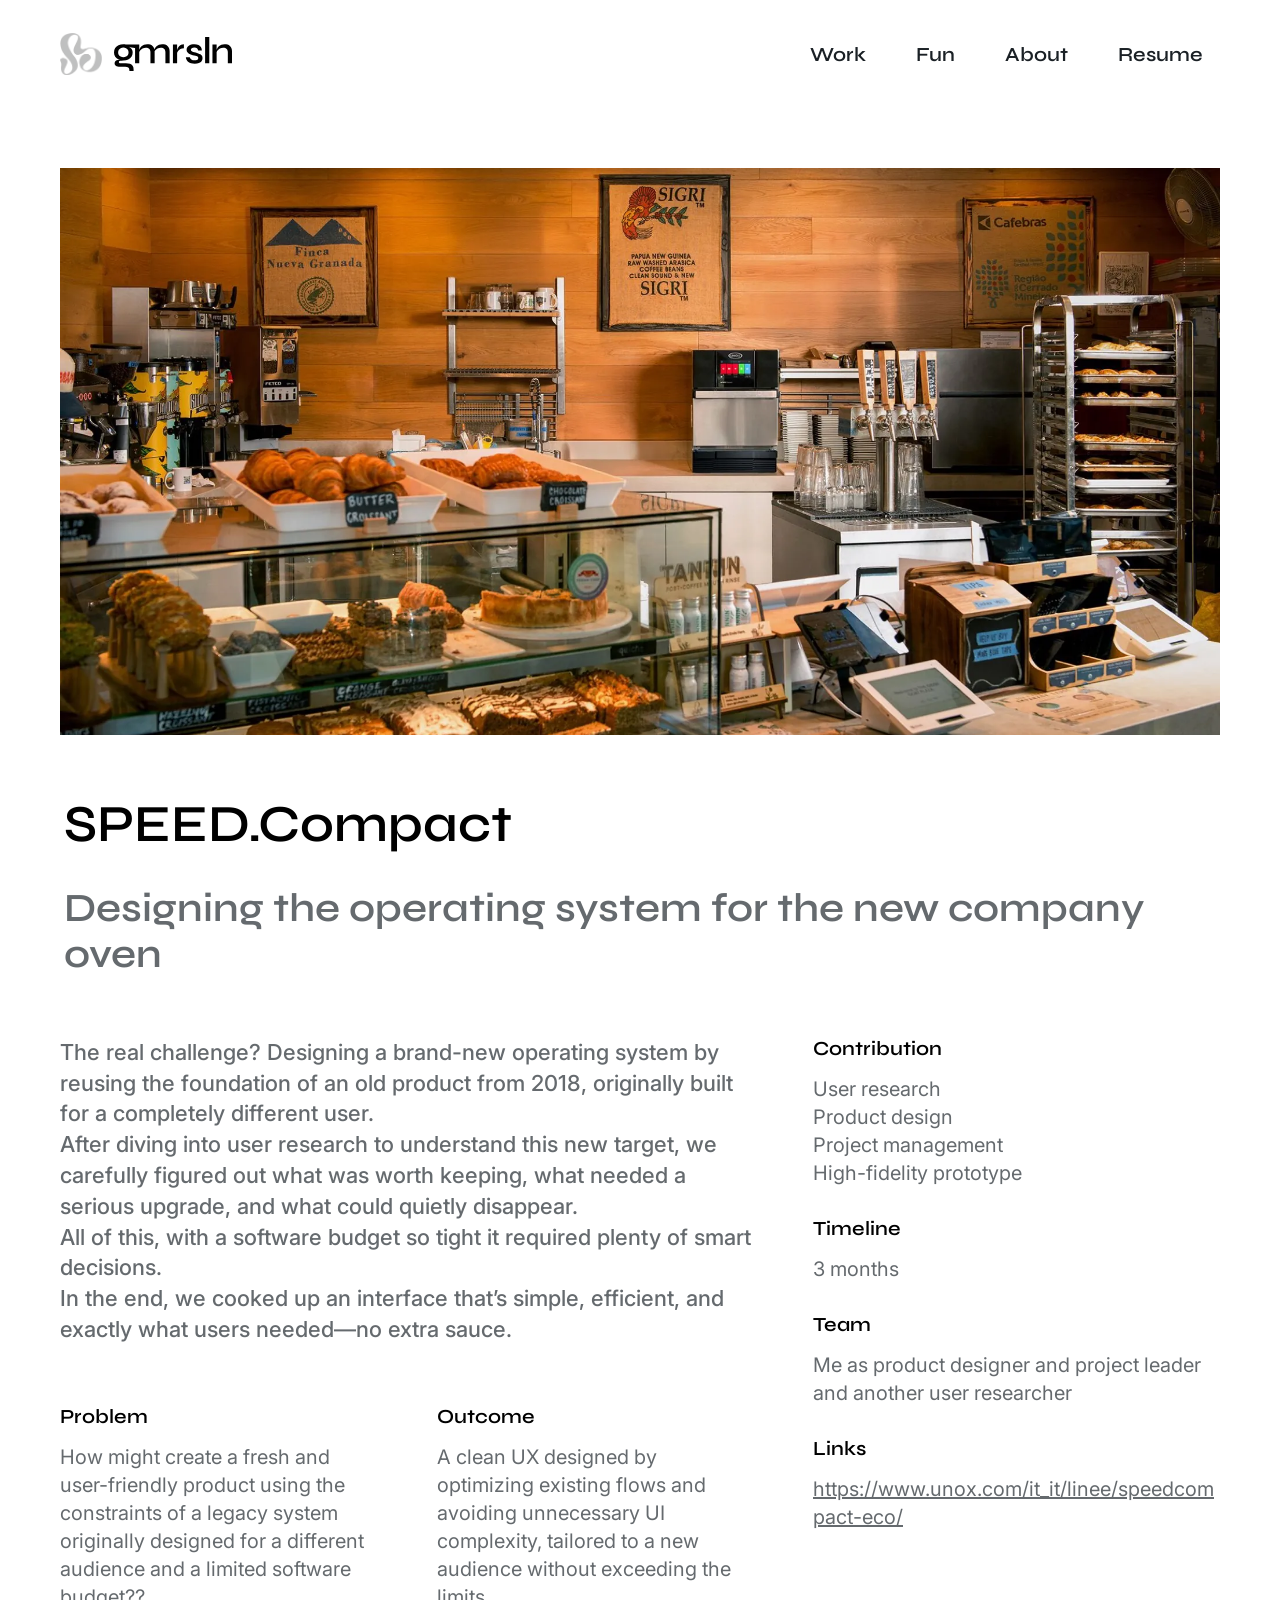
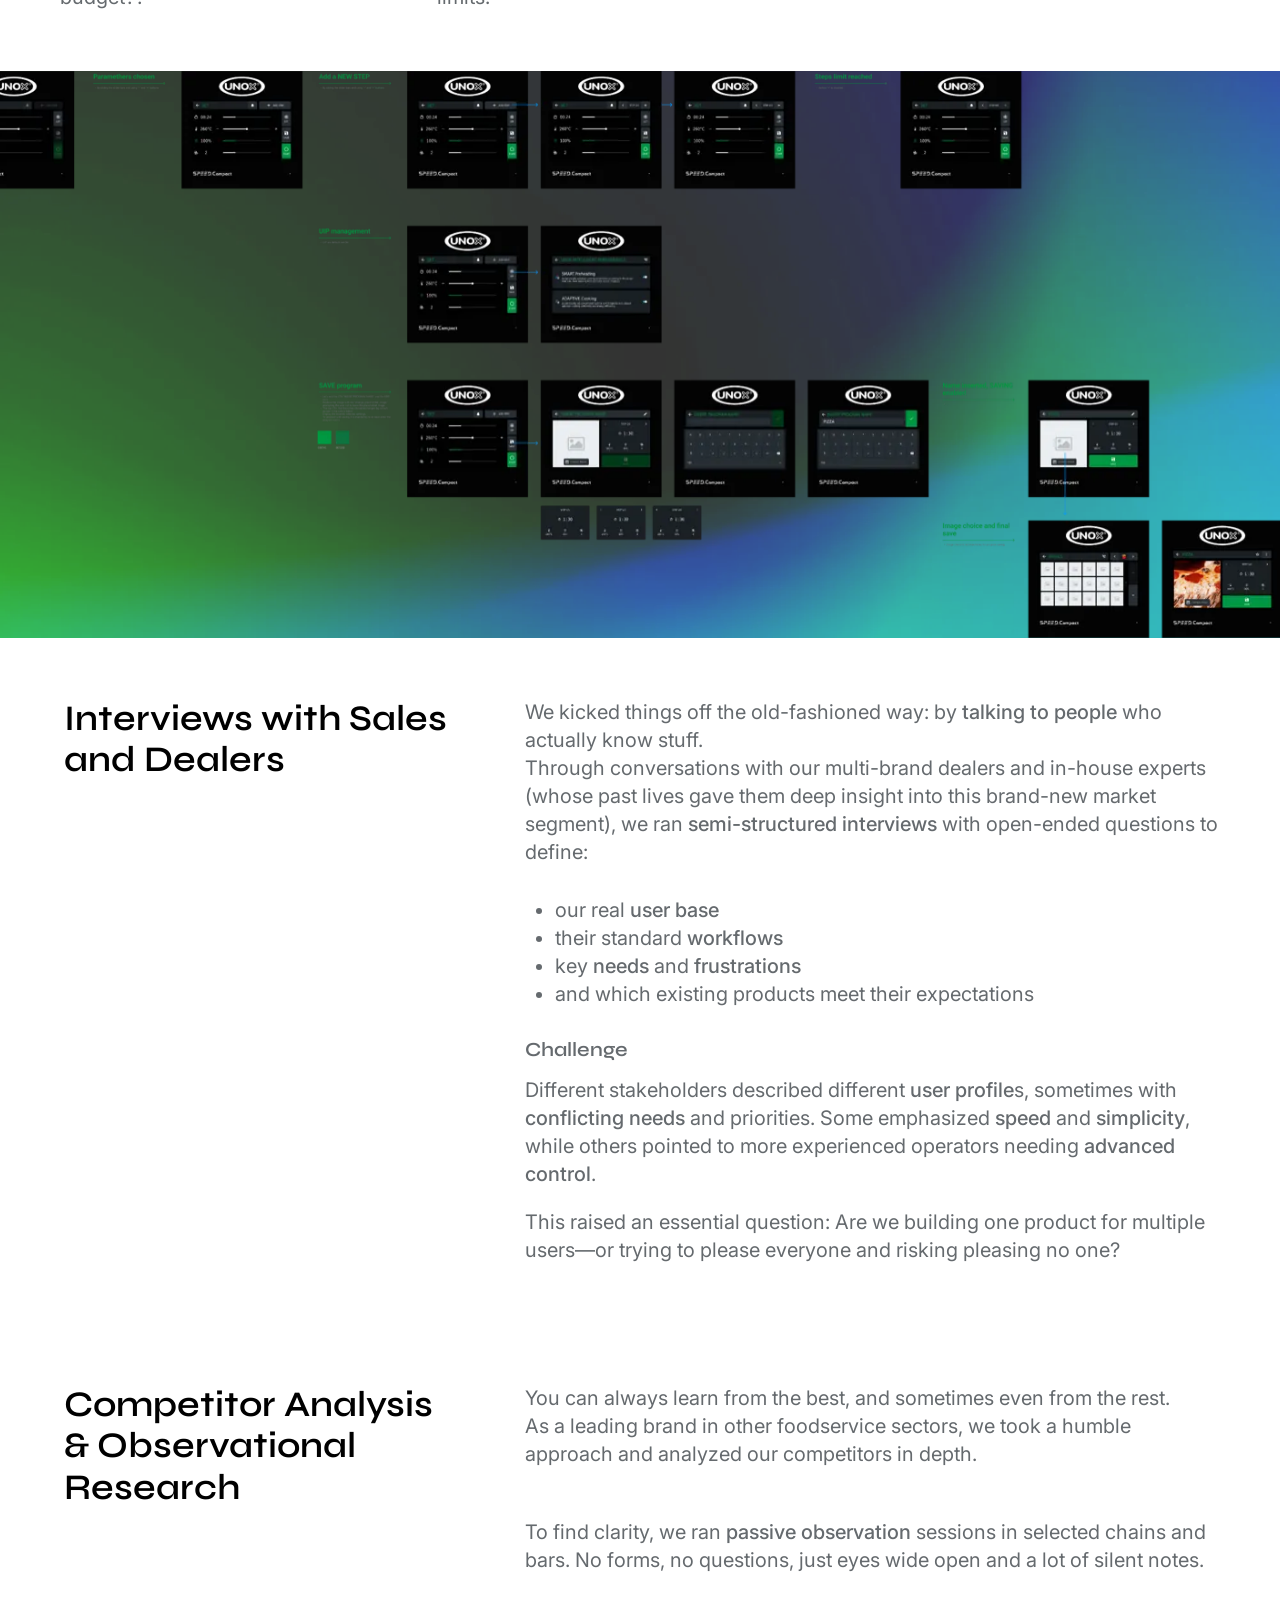
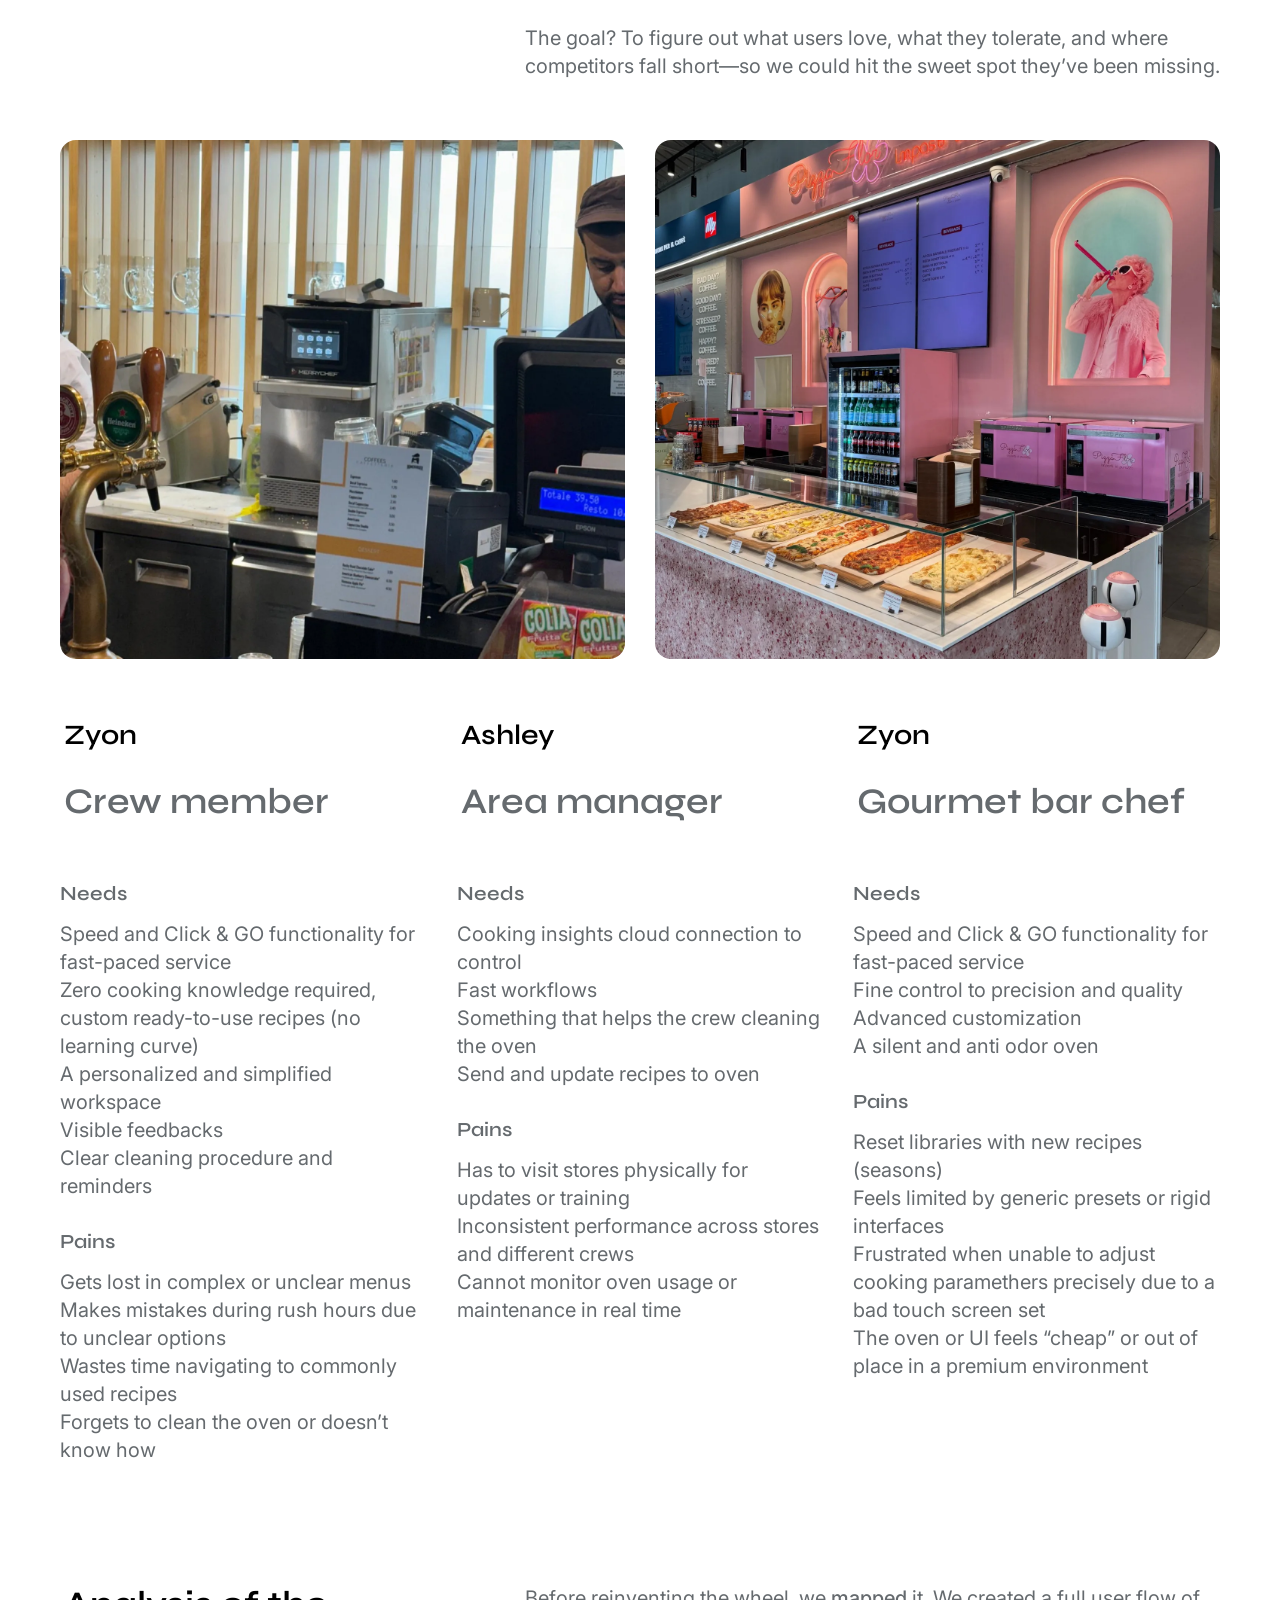
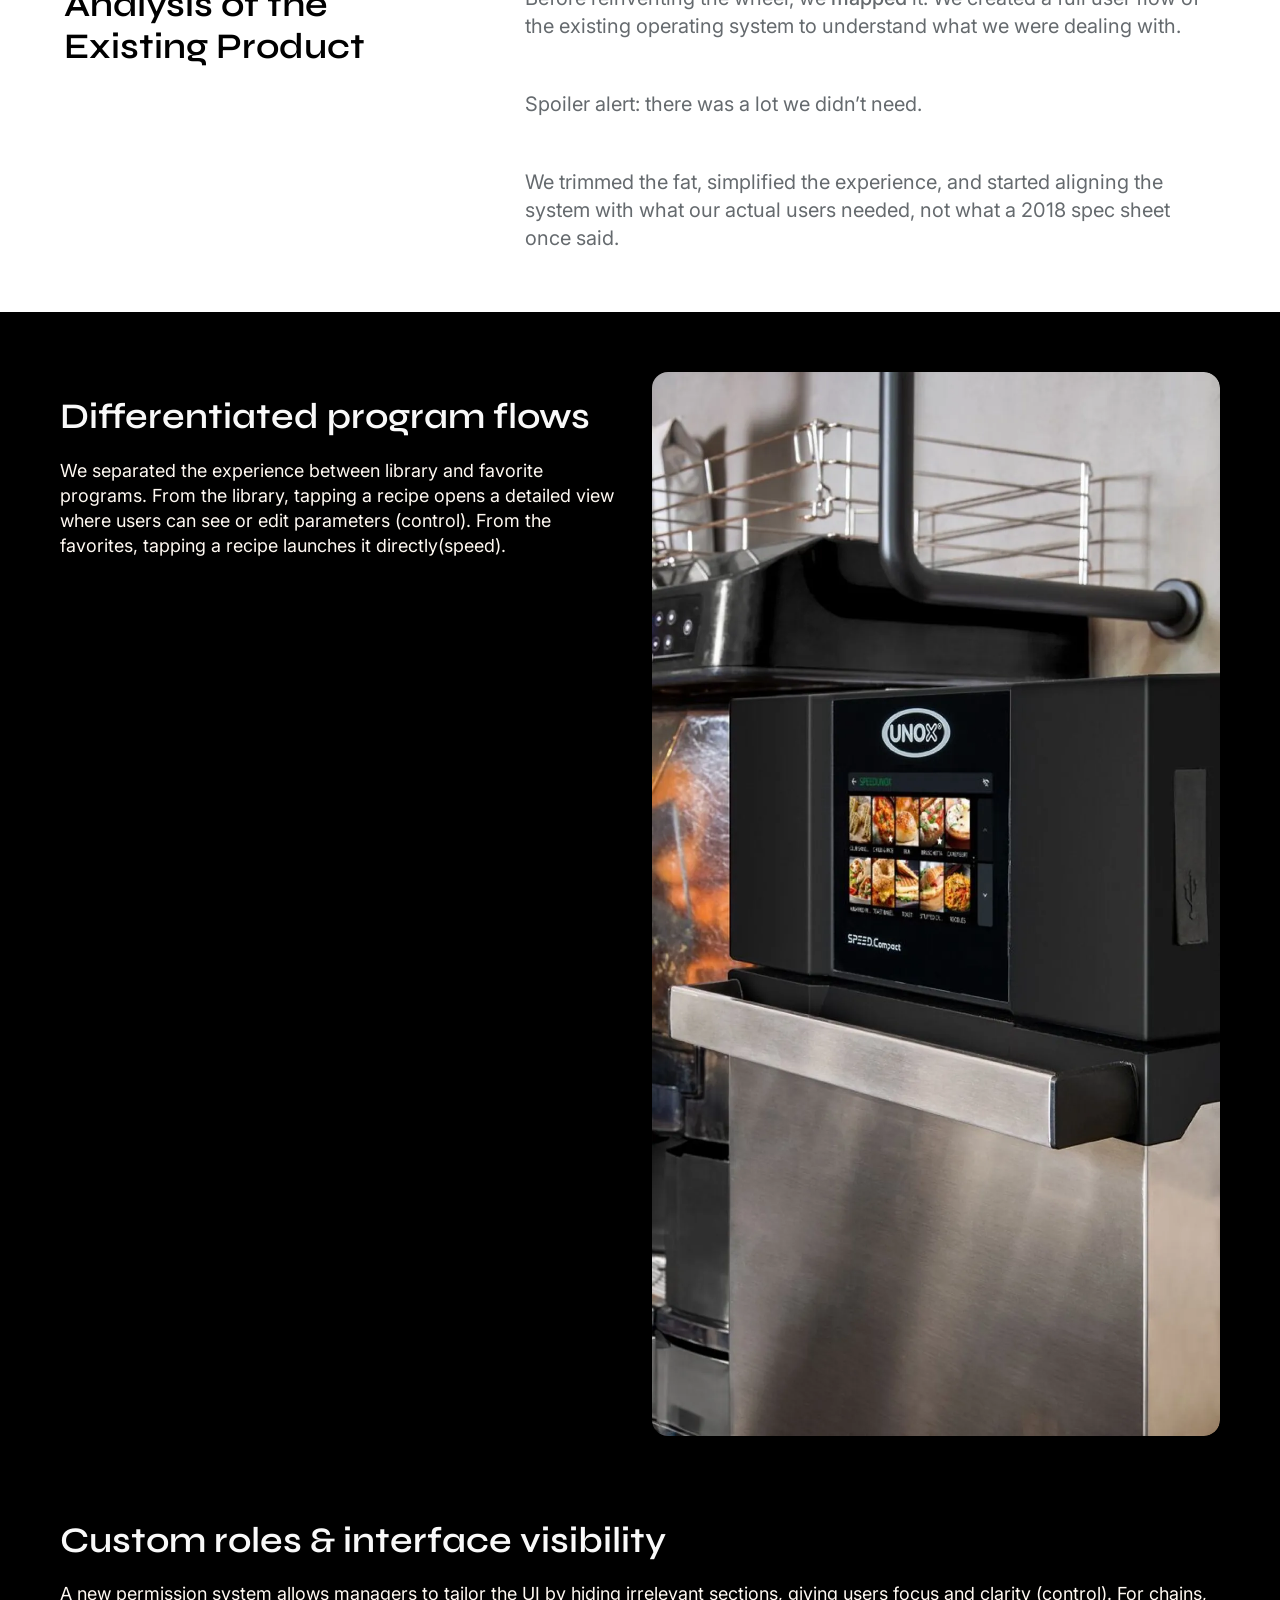
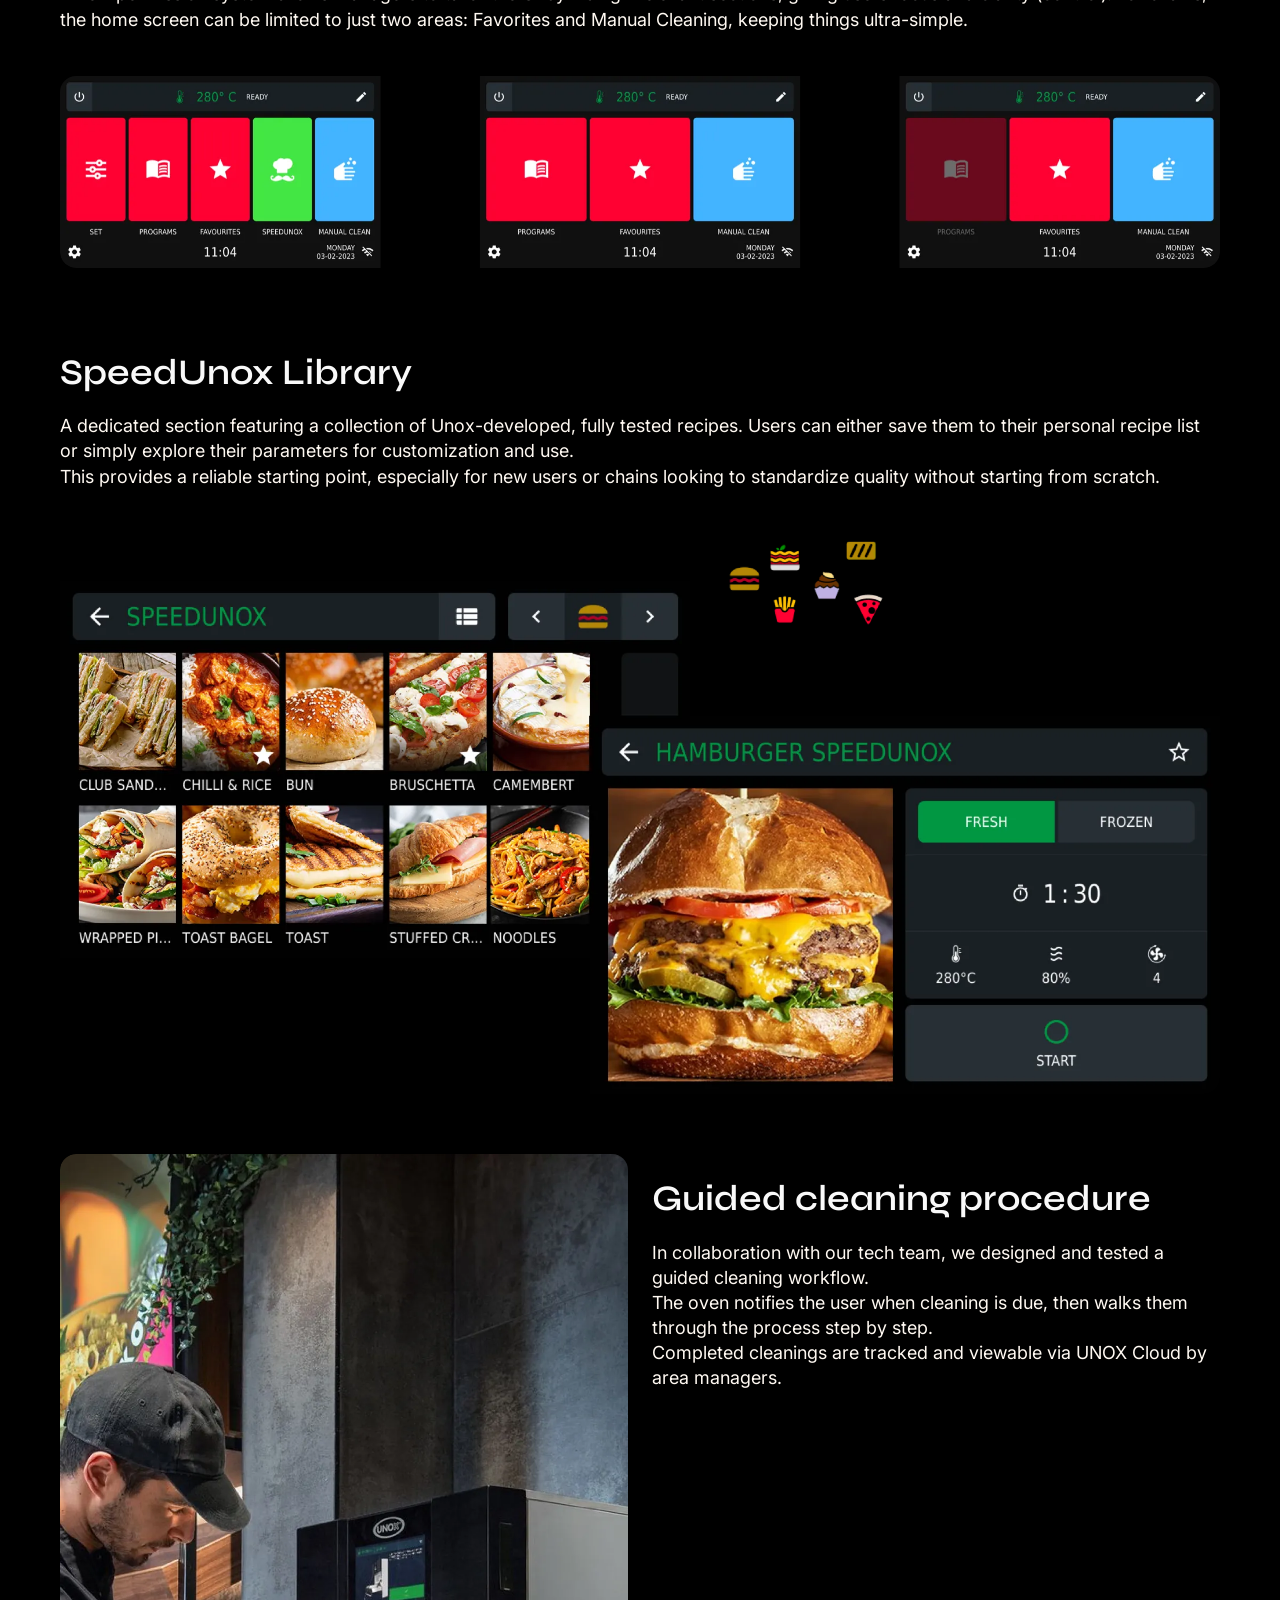
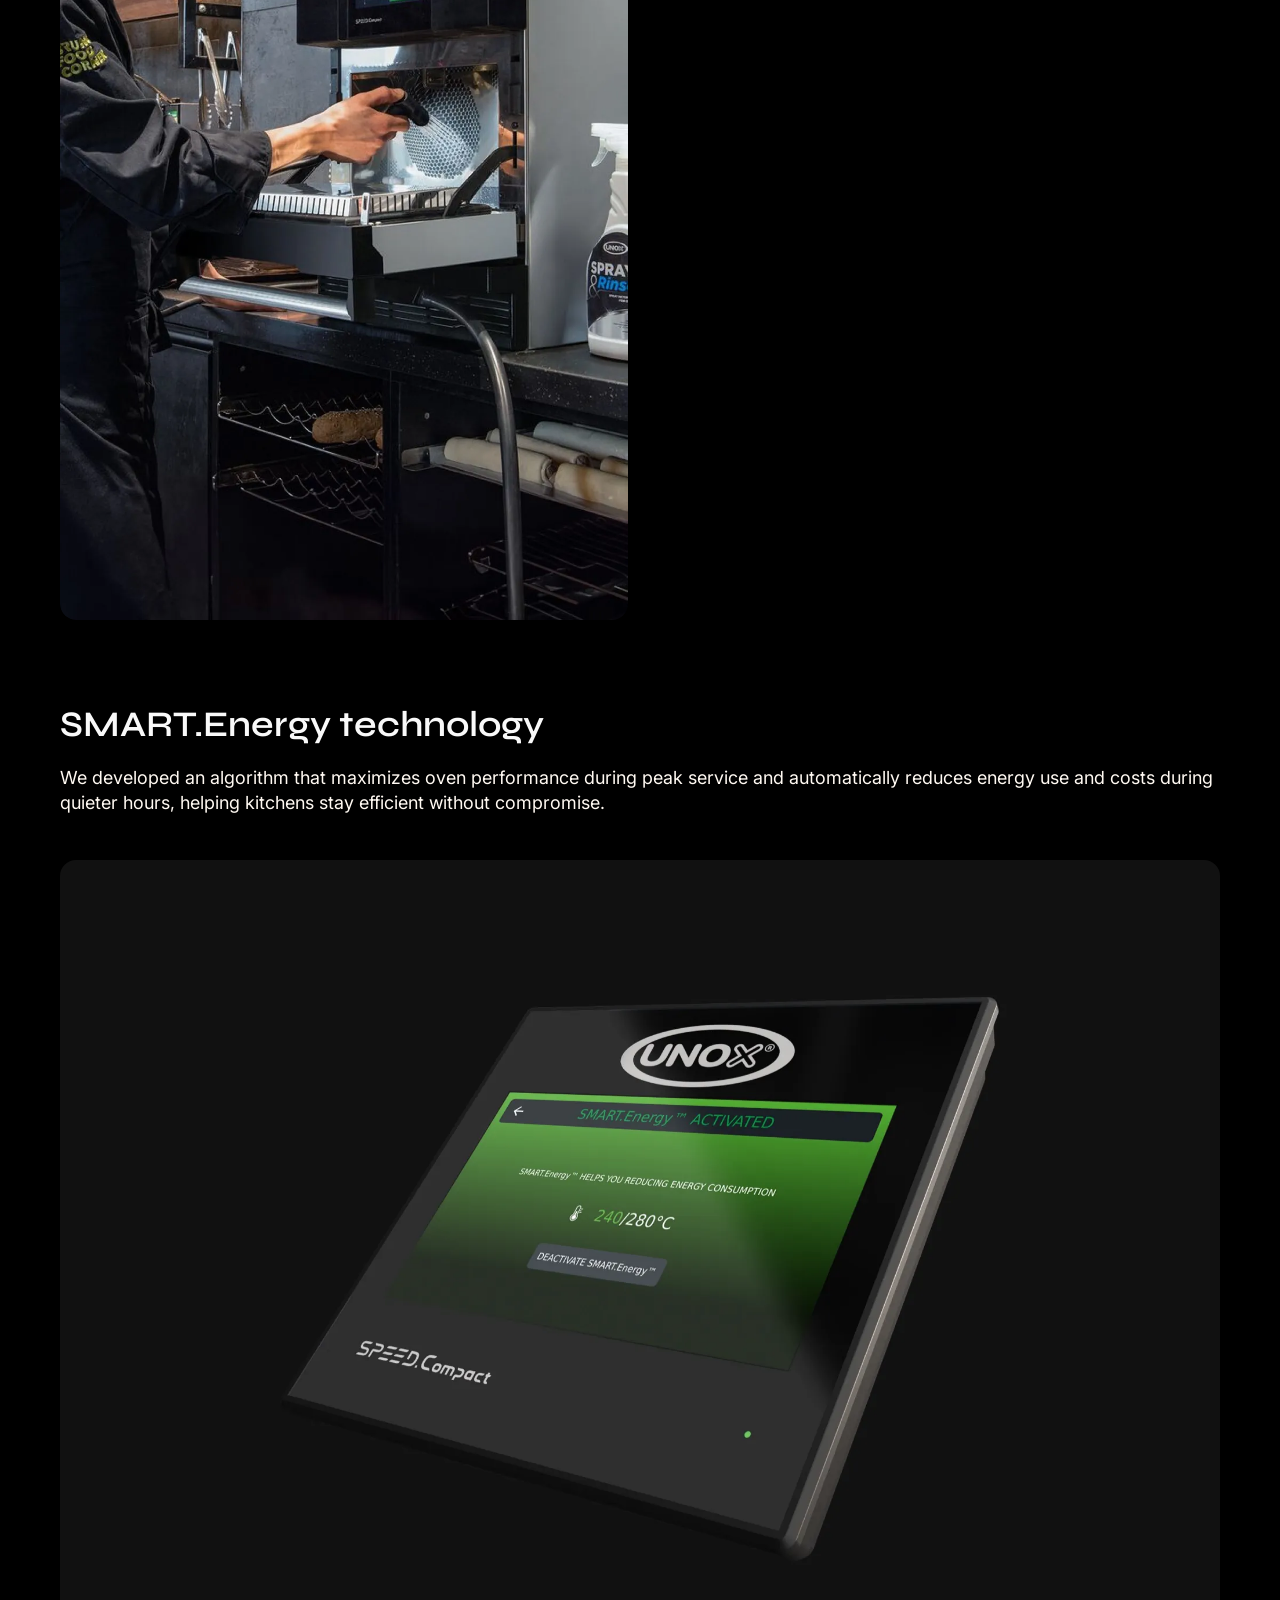
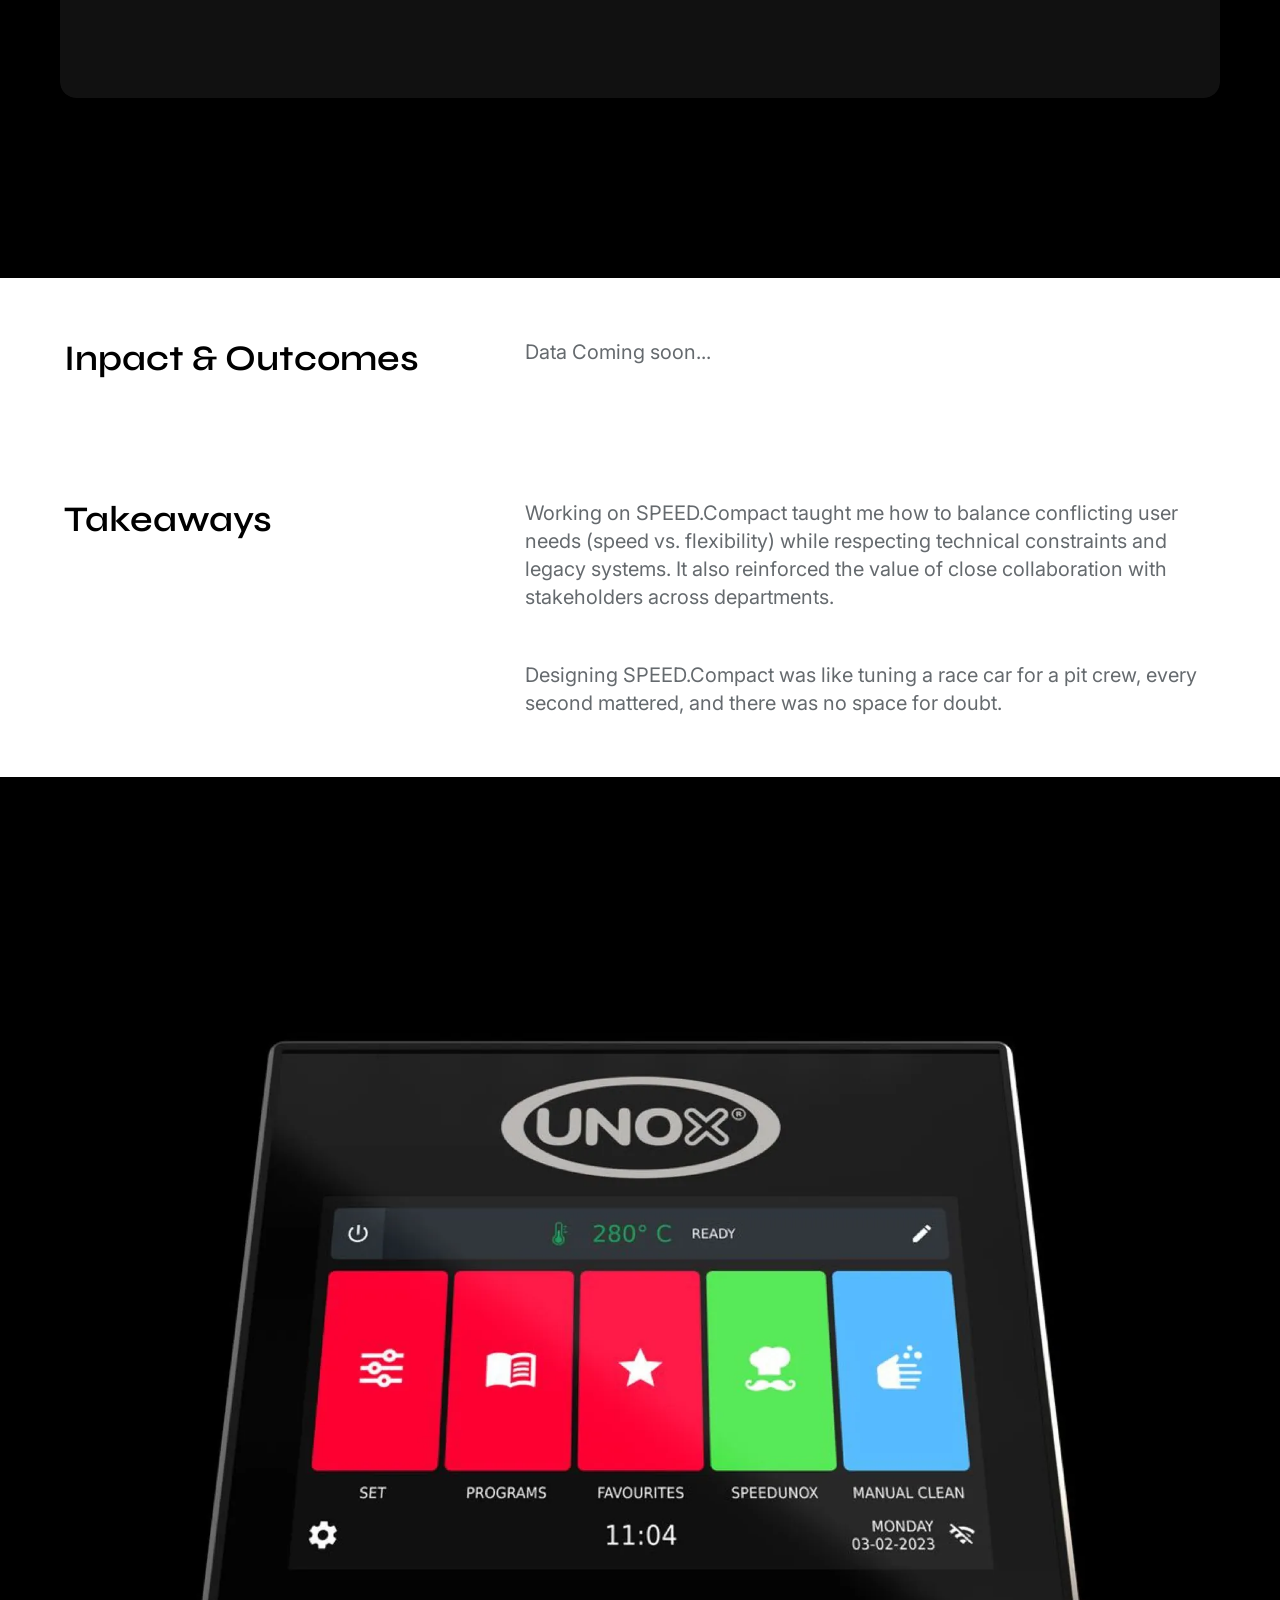
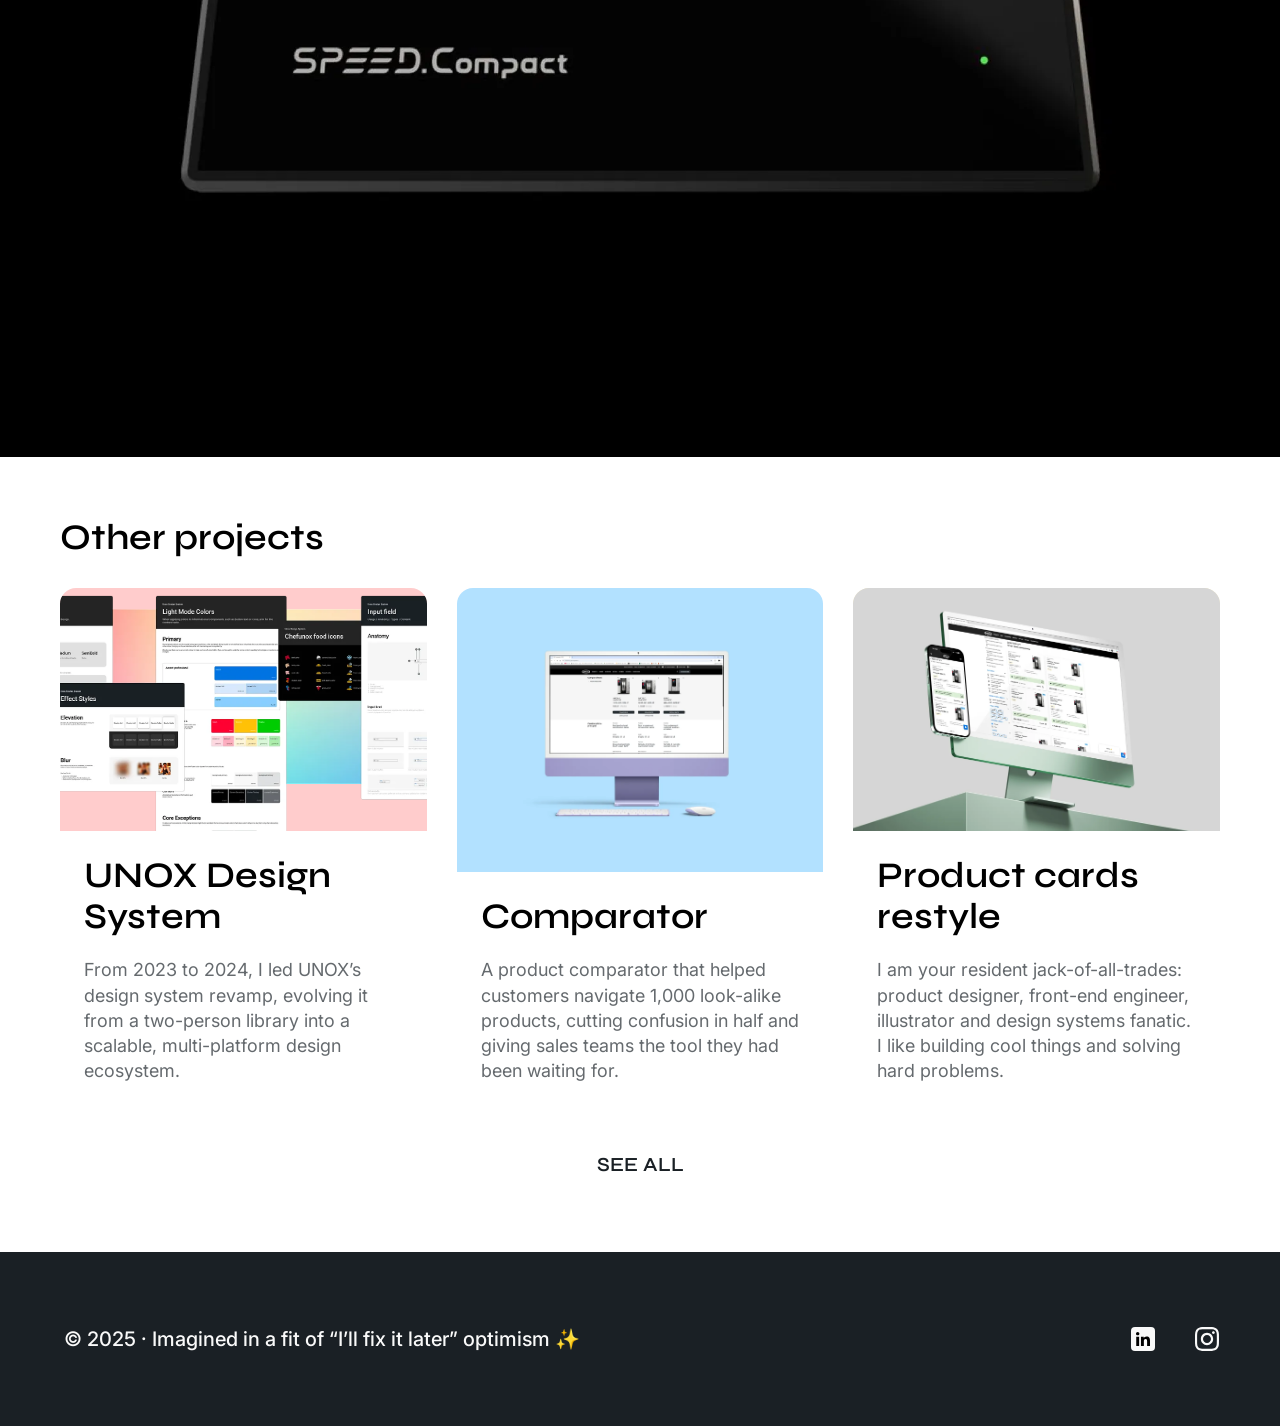
<file: speed-compact.html>
<!doctype html>
<html lang="en">
<head>
  <meta charset="utf-8">
  <meta name="viewport" content="width=device-width, initial-scale=1">
  <title>SPEED.Compact — Gian Marco</title>
  <meta name="description" content="Designing the operating system for the new company oven.">
  <link rel="preconnect" href="https://fonts.googleapis.com">
  <link rel="preconnect" href="https://fonts.gstatic.com" crossorigin>
  <link href="https://fonts.googleapis.com/css2?family=Inter:wght@400;500&family=Syne:wght@600&display=swap" rel="stylesheet">
  <link rel="stylesheet" href="styles.css">
</head>
<body>
  <header class="site-header">
    <a class="brand" href="index.html" aria-label="gmrsln — home">
      <img class="brand__mark" src="assets/logo-mark.webp" alt="" width="42" height="42">
      <img class="brand__word" src="assets/wordmark.svg" alt="gmrsln" width="118" height="34">
    </a>
    <nav class="nav" aria-label="Main">
      <a class="nav__link" href="index.html">Work</a>
      <a class="nav__link" href="fun.html">Fun</a>
      <a class="nav__link" href="about.html">About</a>
      <a class="nav__link" href="#">Resume</a>
    </nav>
  </header>
  <main>
    <section class="cs-hero">
      <div class="cs-cover"><img src="assets/speed-hero.webp" alt="" style="object-position:center 40%"></div>
      <div class="cs-titles">
        <h1 class="display-m">SPEED.Compact</h1>
        <p class="heading-xxl muted">Designing the operating system for the new company oven</p>
      </div>
      <div class="cs-preview">
        <div class="cs-preview__main">
          <div class="label-xxl muted"><p>The real challenge? Designing a brand-new operating system by reusing the foundation of an old product from 2018, originally built for a completely different user.</p><p>After diving into user research to understand this new target, we carefully figured out what was worth keeping, what needed a serious upgrade, and what could quietly disappear.</p><p>All of this, with a software budget so tight it required plenty of smart decisions.<br>In the end, we cooked up an interface that’s simple, efficient, and exactly what users needed—no extra sauce.</p></div>
          <div class="columns">
            <div class="block"><h3 class="heading-xs">Problem</h3><div class="paragraph-xl muted"><p>How might create a fresh and user-friendly product using the constraints of a legacy system originally designed for a different audience and a limited software budget??</p></div></div>
            <div class="block"><h3 class="heading-xs">Outcome</h3><div class="paragraph-xl muted"><p>A clean UX designed by optimizing existing flows and avoiding unnecessary UI complexity, tailored to a new audience without exceeding the limits.</p></div></div>
          </div>
        </div>
        <div class="cs-preview__meta">
          <div class="cs-meta-block"><h3 class="heading-xs">Contribution</h3><div class="paragraph-xl muted">User research<br>Product design<br>Project management<br>High-fidelity prototype</div></div>
          <div class="cs-meta-block"><h3 class="heading-xs">Timeline</h3><div class="paragraph-xl muted"><p>3 months</p></div></div>
          <div class="cs-meta-block"><h3 class="heading-xs">Team</h3><div class="paragraph-xl muted"><p>Me as product designer and project leader and another user researcher</p></div></div>
          <div class="cs-meta-block"><h3 class="heading-xs">Links</h3><div class="paragraph-xl muted"><a href="https://www.unox.com/it_it/linee/speedcompact-eco/" target="_blank" rel="noopener">https://www.unox.com/it_it/linee/speedcompact-eco/</a></div></div>
        </div>
      </div>
    </section>
    <div class="cs-banner"><img class="cs-banner__bg" src="assets/speed-banner-bg.webp" alt=""><img src="assets/speed-banner.webp" alt=""></div>
    <section class="cs-section">
      <h2 class="cs-section__title display-xs">Interviews with Sales and Dealers</h2>
      <div class="cs-section__body paragraph-xl muted"><p>We kicked things off the old-fashioned way: by <strong>talking to people</strong> who actually know stuff.<br>Through conversations with our multi-brand dealers and in-house experts (whose past lives gave them deep insight into this brand-new market segment), we ran <strong>semi-structured interviews</strong> with open-ended questions to define:</p><ul><li>our real <strong>user base</strong></li><li>their standard <strong>workflows</strong></li><li>key <strong>needs</strong> and <strong>frustrations</strong></li><li>and which existing products meet their expectations</li></ul><div class="cs-meta-block"><h3 class="heading-xs">Challenge</h3><div class="paragraph-xl muted"><p>Different stakeholders described different <strong>user profile</strong>s, sometimes with <strong>conflicting needs</strong> and priorities. Some emphasized <strong>speed</strong> and <strong>simplicity</strong>, while others pointed to more experienced operators needing <strong>advanced control</strong>.</p><p>This raised an essential question: Are we building one product for multiple users—or trying to please everyone and risking pleasing no one?</p></div></div></div>
    </section>
    <section class="cs-section">
      <h2 class="cs-section__title display-xs">Competitor Analysis &amp; Observational Research</h2>
      <div class="cs-section__body paragraph-xl muted"><p>You can always learn from the best, and sometimes even from the rest.<br>As a leading brand in other foodservice sectors, we took a humble approach and analyzed our competitors in depth.</p><p>To find clarity, we ran <strong>passive observation</strong> sessions in selected chains and bars. No forms, no questions, just eyes wide open and a lot of silent notes.</p><p>The goal? To figure out what users love, what they tolerate, and where competitors fall short—so we could hit the sweet spot they’ve been missing.</p></div>
    </section>
    <div class="cs-figure"><div class="cs-gallery"><img src="assets/speed-observe-1.webp" alt="" loading="lazy" style="height:519px;border-radius:16px"><img src="assets/speed-observe-2.webp" alt="" loading="lazy" style="height:519px;border-radius:16px"></div></div>
    <section class="cs-personas">
      <div class="cs-persona">
        <div class="cs-persona__head"><h2 class="heading-m">Zyon</h2><p class="display-xs muted">Crew member</p></div>
        <div class="cs-persona__lists paragraph-xl muted">
          <div class="cs-meta-block"><h3 class="heading-xs">Needs</h3><ul><li>Speed and Click &amp; GO functionality for fast-paced service</li><li>Zero cooking knowledge required, custom ready-to-use recipes (no learning curve)</li><li>A personalized and simplified workspace</li><li>Visible feedbacks</li><li>Clear cleaning procedure and reminders</li></ul></div>
          <div class="cs-meta-block"><h3 class="heading-xs">Pains</h3><ul><li>Gets lost in complex or unclear menus</li><li>Makes mistakes during rush hours due to unclear options</li><li>Wastes time navigating to commonly used recipes</li><li>Forgets to clean the oven or doesn’t know how</li></ul></div>
        </div>
      </div>
      <div class="cs-persona">
        <div class="cs-persona__head"><h2 class="heading-m">Ashley</h2><p class="display-xs muted">Area manager</p></div>
        <div class="cs-persona__lists paragraph-xl muted">
          <div class="cs-meta-block"><h3 class="heading-xs">Needs</h3><ul><li>Cooking insights cloud connection to control</li><li>Fast workflows</li><li>Something that helps the crew cleaning the oven</li><li>Send and update recipes to oven</li></ul></div>
          <div class="cs-meta-block"><h3 class="heading-xs">Pains</h3><ul><li>Has to visit stores physically for updates or training</li><li>Inconsistent performance across stores and different crews</li><li>Cannot monitor oven usage or maintenance in real time</li></ul></div>
        </div>
      </div>
      <div class="cs-persona">
        <div class="cs-persona__head"><h2 class="heading-m">Zyon</h2><p class="display-xs muted">Gourmet bar chef</p></div>
        <div class="cs-persona__lists paragraph-xl muted">
          <div class="cs-meta-block"><h3 class="heading-xs">Needs</h3><ul><li>Speed and Click &amp; GO functionality for fast-paced service</li><li>Fine control to precision and quality</li><li>Advanced customization</li><li>A silent and anti odor oven</li></ul></div>
          <div class="cs-meta-block"><h3 class="heading-xs">Pains</h3><ul><li>Reset libraries with new recipes (seasons)</li><li>Feels limited by generic presets or rigid interfaces</li><li>Frustrated when unable to adjust cooking paramethers precisely due to a bad touch screen set</li><li>The oven or UI feels “cheap” or out of place in a premium environment</li></ul></div>
        </div>
      </div>
    </section>
    <section class="cs-section">
      <h2 class="cs-section__title display-xs">Analysis of the Existing Product</h2>
      <div class="cs-section__body paragraph-xl muted"><p>Before reinventing the wheel, we <strong>mapped</strong> it. We created a full user flow of the existing operating system to understand what we were dealing with.</p><p>Spoiler alert: there was a lot we didn’t need.</p><p>We trimmed the fat, simplified the experience, and started aligning the system with what our actual users needed, not what a 2018 spec sheet once said.</p></div>
    </section>
    <section class="cs-dark">
      <div class="cs-feature"><div class="cs-feature__texts"><h2 class="display-xs">Differentiated program flows</h2><div class="paragraph-l"><p>We separated the experience between library and favorite programs. From the library, tapping a recipe opens a detailed view where users can see or edit parameters (control). From the favorites, tapping a recipe launches it directly(speed).</p></div></div><img src="assets/speed-flows.webp" alt="" loading="lazy"></div>
      <div class="cs-feature cs-feature--stack"><div class="cs-feature__texts"><h2 class="display-xs">Custom roles &amp; interface visibility</h2><div class="paragraph-l"><p>A new permission system allows managers to tailor the UI by hiding irrelevant sections, giving users focus and clarity (control). For chains, the home screen can be limited to just two areas: Favorites and Manual Cleaning, keeping things ultra-simple.</p></div></div><img src="assets/speed-roles.webp" alt="" loading="lazy"></div>
      <div class="cs-feature cs-feature--stack"><div class="cs-feature__texts"><h2 class="display-xs">SpeedUnox Library</h2><div class="paragraph-l"><p>A dedicated section featuring a collection of Unox-developed, fully tested recipes. Users can either save them to their personal recipe list or simply explore their parameters for customization and use.</p><p>This provides a reliable starting point, especially for new users or chains looking to standardize quality without starting from scratch.</p></div></div><img src="assets/speed-library.webp" alt="" loading="lazy"></div>
      <div class="cs-feature"><img src="assets/speed-cleaning.webp" alt="" loading="lazy"><div class="cs-feature__texts"><h2 class="display-xs">Guided cleaning procedure</h2><div class="paragraph-l"><p>In collaboration with our tech team, we designed and tested a guided cleaning workflow.</p><p>The oven notifies the user when cleaning is due, then walks them through the process step by step.</p><p>Completed cleanings are tracked and viewable via UNOX Cloud by area managers.</p></div></div></div>
      <div class="cs-feature cs-feature--stack"><div class="cs-feature__texts"><h2 class="display-xs">SMART.Energy technology</h2><div class="paragraph-l"><p>We developed an algorithm that maximizes oven performance during peak service and automatically reduces energy use and costs during quieter hours, helping kitchens stay efficient without compromise.</p></div></div><img src="assets/speed-energy.webp" alt="" loading="lazy"></div>
    </section>
    <section class="cs-section">
      <h2 class="cs-section__title display-xs">Inpact &amp; Outcomes</h2>
      <div class="cs-section__body paragraph-xl muted"><p>Data Coming soon...</p></div>
    </section>
    <section class="cs-section">
      <h2 class="cs-section__title display-xs">Takeaways</h2>
      <div class="cs-section__body paragraph-xl muted"><p>Working on SPEED.Compact taught me how to balance conflicting user needs (speed vs. flexibility) while respecting technical constraints and legacy systems. It also reinforced the value of close collaboration with stakeholders across departments.</p><p>Designing SPEED.Compact was like tuning a race car for a pit crew, every second mattered, and there was no space for doubt.</p></div>
    </section>
    <div class="cs-fullbleed"><img src="assets/speed-closing.webp" alt="" loading="lazy"></div>
    <section class="other-projects">
      <h2 class="display-xs">Other projects</h2>
      <div class="works">
        <a class="card" href="design-system.html">
          <div class="card__media card__media--red"><img src="assets/work-4.webp" alt="" loading="lazy"></div>
          <div class="card__texts">
            <h3 class="display-xs">UNOX Design System</h3>
            <p class="paragraph-l muted">From 2023 to 2024, I led UNOX’s design system revamp, evolving it from a two-person library into a scalable, multi-platform design ecosystem.</p>
          </div>
        </a>
        <a class="card" href="comparator.html">
          <div class="card__media"><img src="assets/work-2.webp" alt="" loading="lazy"></div>
          <div class="card__texts">
            <h3 class="display-xs">Comparator</h3>
            <p class="paragraph-l muted">A product comparator that helped customers navigate 1,000 look-alike products, cutting confusion in half and giving sales teams the tool they had been waiting for.</p>
          </div>
        </a>
        <a class="card" href="product-cards.html">
          <div class="card__media card__media--yellow"><img src="assets/work-1.webp" alt="" loading="lazy"></div>
          <div class="card__texts">
            <h3 class="display-xs">Product cards restyle</h3>
            <p class="paragraph-l muted">I am your resident jack-of-all-trades: product designer, front-end engineer, illustrator and design systems fanatic. I like building cool things and solving hard problems.</p>
          </div>
        </a>
      </div>
      <a class="btn-text" href="index.html">SEE ALL</a>
    </section>
  </main>
  <footer class="site-footer">
    <p class="label-xl">© 2025 · Imagined in a fit of “I’ll fix it later” optimism ✨</p>
    <div class="socials">
      <a class="social" href="https://www.linkedin.com/in/gian-marco-solin-b03448205/" target="_blank" rel="noopener" aria-label="LinkedIn">
        <span class="social__glyph social__glyph--light"><img src="assets/linkedin-glyph-light.svg" alt=""></span>
      </a>
      <a class="social" href="https://www.instagram.com/gianmarcosolin/" target="_blank" rel="noopener" aria-label="Instagram">
        <img src="assets/instagram-light.svg" alt="" width="24" height="24">
      </a>
    </div>
  </footer>
</body>
</html>
</file>
<file: styles.css>
:root {
  --ct1: #000;
  --ct2: #1a2025;
  --ct3: #656a6e;
  --bg1: #f9f9f9;
  --bg-tertiary: #dfe0e1;
  --gutter: 60px;
  --radius: 16px;
}

*, *::before, *::after { box-sizing: border-box; }

body {
  margin: 0;
  background: #fff;
  color: var(--ct1);
  font-family: "Inter", system-ui, sans-serif;
}

h1, h2, h3, p, ul { margin: 0; padding: 0; }
ul { list-style: none; }
a { color: inherit; text-decoration: none; }
img { display: block; }

/* Type scale (Figma text styles) */
.display-l, .display-m, .display-xs, .heading-xs {
  font-family: "Syne", sans-serif;
  font-weight: 600;
  line-height: 1.15;
}
.display-m  { font-size: 52px; }
.display-xs { font-size: 36px; }
.heading-xs { font-size: 20px; }
.paragraph-xl { font-size: 20px; font-weight: 400; line-height: 1.4; }
.paragraph-l  { font-size: 18px; font-weight: 400; line-height: 1.4; }
.label-xl     { font-size: 20px; font-weight: 500; line-height: 1.4; }
.muted { color: var(--ct3); }

/* Header */
.site-header {
  display: flex;
  align-items: center;
  justify-content: space-between;
  padding: 16px var(--gutter);
}
.brand { display: flex; align-items: center; gap: 12px; height: 76px; }
.brand__mark { opacity: 0.5; object-fit: cover; }

.nav { display: flex; align-items: center; gap: 16px; }
.nav__link {
  padding: 15px 16px;
  border: 1px solid transparent;
  border-radius: var(--radius);
  font-family: "Syne", sans-serif;
  font-weight: 600;
  font-size: 20px;
  line-height: 1.15;
  color: var(--ct2);
}
.nav__link:hover { border-color: var(--bg-tertiary); }
.nav__link.is-selected { border-color: var(--ct3); color: #000; }

/* Hero */
.hero {
  display: flex;
  gap: 60px;
  padding: 60px var(--gutter) 0;
}
.hero__left {
  flex: 1;
  min-width: 0;
  display: flex;
  flex-direction: column;
  justify-content: space-between;
  gap: 30px;
}
.hero__impact { display: flex; flex-direction: column; gap: 30px; padding-left: 4px; }

/* Ticker: window shows one 166px (2-line) statement, rows are 166px + 33px gap */
.ticker {
  --row: 166px;
  --gap: 33px;
  height: var(--row);
  max-width: 861px;
  overflow: hidden;
}
.ticker__list {
  display: flex;
  flex-direction: column;
  gap: var(--gap);
  transition: transform 0.6s ease;
  transform: translateY(calc(var(--i, 0) * -1 * (var(--row) + var(--gap))));
}
.ticker__list li {
  display: flex;
  align-items: center;
  height: var(--row);
  font-family: "Syne", sans-serif;
  font-weight: 600;
  font-size: 72px;
  line-height: 1.15;
  color: var(--ct3);
}

.working-at { display: flex; align-items: center; gap: 20px; }
.working-at__texts { display: flex; flex-direction: column; gap: 15px; }

.hero__divider { position: relative; width: 0; flex-shrink: 0; }
.hero__divider img { position: absolute; top: 0; left: -0.5px; width: 1px; height: 100%; }

.hero__right {
  width: 407px;
  flex-shrink: 0;
  display: flex;
  flex-direction: column;
  gap: 30px;
}
.hero__texts { display: flex; flex-direction: column; gap: 31px; padding-left: 4px; }

.avatar { position: relative; width: 120px; height: 120px; }
.avatar__ring {
  position: absolute;
  inset: -2.5% -3.33% -4.17% -3.33%;
  width: 106.66%;
  height: 106.67%;
  max-width: none;
}
.avatar__photo {
  position: absolute;
  top: 6.13px;
  left: 6.13px;
  width: 107.732px;
  height: 107.732px;
}

/* Social icons */
.socials { display: flex; gap: 8px; }
.social {
  display: flex;
  align-items: center;
  justify-content: center;
  padding: 15px 16px;
}
.social__glyph {
  position: relative;
  width: 24px;
  height: 24px;
  border-radius: 4px;
  background: #000;
  overflow: hidden;
}
.social__glyph--light { background: var(--bg1); }
.social__glyph img {
  position: absolute;
  inset: 20.52% 20.47%;
  width: 59.06%;
  height: 58.96%;
}

/* Work cards */
.works {
  display: grid;
  grid-template-columns: repeat(3, 1fr);
  gap: 30px;
  padding: var(--gutter);
}
.card {
  display: flex;
  flex-direction: column;
  min-height: 519px;
  overflow: hidden;
  border-radius: var(--radius);
  background: #fff;
  cursor: pointer;
}
.card__media {
  position: relative;
  flex: 1;
  min-height: 220px;
  overflow: hidden;
}
.card__media img {
  position: absolute;
  inset: 0;
  width: 100%;
  height: 100%;
  object-fit: cover;
}
.card__media--yellow { background: rgba(255, 204, 0, 0.2); }
.card__media--red    { background: rgba(255, 0, 0, 0.2); }
.card__media--grey   { background: #d9d9d9; }
.card:hover .card__media img { transform: scale(1.03); }
.card__media img { transition: transform 0.4s ease; }
.card__texts { display: flex; flex-direction: column; gap: 20px; padding: 24px; }

/* Footer */
.site-footer {
  display: flex;
  align-items: center;
  justify-content: space-between;
  gap: 105px;
  padding: 60px 45px 60px 64px;
  background: var(--ct2);
  color: var(--bg1);
}

/* About page */
.display-l  { font-size: 72px; }
.display-s  { font-family: "Syne", sans-serif; font-weight: 600; font-size: 44px; line-height: 1.15; }
.label-xxl  { font-size: 22px; font-weight: 500; line-height: 1.4; }
strong { font-weight: 500; }

.about-hero {
  display: flex;
  gap: 60px;
  padding: 60px var(--gutter);
  background: #f6f2ff;
}
.about-avatar { position: relative; flex-shrink: 0; width: 407px; height: 407px; }
.about-avatar__ring {
  position: absolute;
  inset: -0.74% -0.98% -1.23% -0.98%;
  width: 101.96%;
  height: 101.97%;
  max-width: none;
}
.about-avatar__photo {
  position: absolute;
  top: 20.81px;
  left: 20.81px;
  width: 365.39px;
  height: 365.39px;
}
.about-hero .hero__divider { align-self: stretch; }
.about-hero__body { flex: 1; min-width: 0; display: flex; flex-direction: column; gap: 60px; }
.about-hero__intro { display: flex; flex-direction: column; gap: 30px; padding-left: 4px; }

.columns { display: flex; gap: 60px; }
.block { flex: 1; min-width: 0; display: flex; flex-direction: column; gap: 15px; }

.split { display: flex; gap: 60px; padding: 60px var(--gutter) 0; }
.split > h2 { flex: 1; min-width: 0; padding-left: 4px; }
.split__body { width: 865px; flex-shrink: 0; display: flex; flex-direction: column; gap: 60px; }

.photo-strip { display: flex; justify-content: center; padding: 60px 0; overflow: hidden; }
.photo-strip img { flex: 0 1 446px; min-width: 0; height: 522px; object-fit: cover; }
.photo-strip__crop { object-position: center 20%; }

.split--timeline { padding-bottom: var(--gutter); }
.timeline__item { display: flex; gap: 120px; }
.timeline__date { width: 200px; flex-shrink: 0; }
.timeline__content { flex: 1; min-width: 0; display: flex; flex-direction: column; gap: 15px; }
.timeline__title {
  font-family: "Syne", sans-serif;
  font-weight: 600;
  font-size: 24px;
  line-height: 1.15;
  color: var(--ct2);
}
.timeline__role { font-size: 18px; line-height: 1.4; }
.stack { display: flex; flex-direction: column; gap: 28px; }

/* Fun pages */
.fun { display: flex; gap: 60px; padding: 60px var(--gutter) 0; }
.fun__intro {
  width: 405px;
  flex-shrink: 0;
  display: flex;
  flex-direction: column;
  gap: 30px;
  padding-left: 4px;
  align-self: flex-start;
  position: sticky;
  top: 24px;
}
.fun .hero__divider { align-self: stretch; }
.fun__content { flex: 1; min-width: 0; display: flex; flex-direction: column; gap: 30px; padding-bottom: 120px; }
.subnav { display: flex; gap: 16px; align-items: center; }
.moodboard { display: flex; gap: 30px; align-items: flex-start; padding-bottom: 60px; }
.moodboard__col { flex: 1; min-width: 0; display: flex; flex-direction: column; gap: 30px; }
.card--static { height: 519px; cursor: default; }
.card--static .card__media { display: block; }
.card--static .card__texts .paragraph-l { display: flex; flex-direction: column; gap: 18px; }

/* Case study pages */
.heading-xxl { font-family: "Syne", sans-serif; font-weight: 600; font-size: 40px; line-height: 1.15; }
.heading-m   { font-family: "Syne", sans-serif; font-weight: 600; font-size: 28px; line-height: 1.15; }
.heading-s   { font-family: "Syne", sans-serif; font-weight: 600; font-size: 24px; line-height: 1.15; }

.cs-hero { display: flex; flex-direction: column; gap: 60px; padding: var(--gutter); }
.cs-cover { height: 567px; overflow: hidden; background: #f4f4f4; }
.cs-cover img { width: 100%; height: 100%; object-fit: cover; }
.cs-titles { display: flex; flex-direction: column; gap: 30px; padding-left: 4px; }
.cs-preview { display: flex; gap: 60px; align-items: flex-start; }
.cs-preview__main { flex: 1; min-width: 0; display: flex; flex-direction: column; gap: 60px; }
.cs-preview__meta { width: 407px; flex-shrink: 0; display: flex; flex-direction: column; gap: 30px; }
.cs-meta-block { display: flex; flex-direction: column; gap: 15px; }
.cs-meta-block a { text-decoration: underline; overflow-wrap: anywhere; }

.cs-banner { position: relative; height: 567px; overflow: hidden; }
.cs-banner img { position: absolute; inset: 0; width: 100%; height: 100%; object-fit: cover; }
.cs-banner .cs-banner__bg { opacity: 0.8; }

.cs-section { display: flex; gap: 60px; padding: var(--gutter); }
.cs-section--tight { padding-top: 20px; padding-bottom: 20px; }
.cs-section__title { width: 405px; flex-shrink: 0; padding-left: 4px; }
.cs-section__body { flex: 1; min-width: 0; display: flex; flex-direction: column; gap: 30px; }
.cs-section__body ul, .cs-list { list-style: disc; padding-left: 30px; }
.cs-section__body p + p { margin-top: 1em; }

.cs-figure { padding: 0 var(--gutter); }
.cs-figure img { width: 100%; height: auto; border-radius: var(--radius); }
.cs-fullbleed img { width: 100%; height: auto; }
.cs-fullbleed--tint { background: #f2f7ff; }

.cs-personas { display: flex; gap: 30px; padding: var(--gutter); }
.cs-persona { flex: 1; min-width: 0; display: flex; flex-direction: column; gap: 60px; }
.cs-persona__head { display: flex; flex-direction: column; gap: 30px; padding-left: 4px; }
.cs-persona__img { height: 567px; border-radius: var(--radius); object-fit: cover; width: 100%; background: #d9d9d9; }
.cs-persona__lists { display: flex; flex-direction: column; gap: 30px; }

.cs-dark { background: #000; color: var(--bg2, #fff9f2); display: flex; flex-direction: column; gap: 60px; padding: var(--gutter) var(--gutter) 180px; }
.cs-dark h2, .cs-dark h3 { color: var(--bg1); }
.cs-dark .cs-section { padding: 0; }
.cs-dark .muted { color: #fff9f2; }
.cs-dark img { border-radius: var(--radius); }
.cs-dark .cs-figure { padding: 0; }
.cs-feature { display: flex; border-radius: var(--radius); overflow: hidden; gap: 24px; }
.cs-feature--stack { flex-direction: column; gap: 20px; }
.cs-feature > * { flex: 1; min-width: 0; }
.cs-feature__texts { display: flex; flex-direction: column; gap: 20px; padding: 24px 0; }
.cs-feature img { width: 100%; height: 100%; object-fit: cover; }
.cs-feature--stack img { height: auto; }
.cs-gallery { display: flex; gap: 30px; }
.cs-gallery > * { flex: 1; min-width: 0; }
.cs-gallery img { width: 100%; height: 567px; object-fit: cover; }

.other-projects { display: flex; flex-direction: column; align-items: center; gap: 30px; padding: var(--gutter); }
.other-projects > h2 { align-self: flex-start; }
.other-projects .works { padding: 0; width: 100%; }
.other-projects .card { min-height: 519px; }
.btn-text { padding: 15px 16px; font-family: "Syne", sans-serif; font-weight: 600; font-size: 20px; color: var(--ct2); }

/* Case study extras (comparator) */
.cs-cmp-tests { position: relative; aspect-ratio: 1512 / 347; }
.cs-cmp-tests img { position: absolute; height: auto; }
.cs-cmp-ui { position: relative; aspect-ratio: 1512 / 678; overflow: hidden; }
.cs-cmp-ui img { position: absolute; max-width: none; object-fit: cover; width: 100%; height: 100%; left: 0; top: 0; }
.cs-cmp-ui .cs-cmp-ui__top { width: 131.52%; height: 146.37%; left: -15.76%; top: -30.65%; }

/* Case study extras (product cards) */
.cs-split { display: flex; gap: 60px; align-items: flex-start; flex-wrap: wrap; }
.cs-split > img { border-radius: var(--radius); }
.cs-label-row { display: flex; flex-direction: column; gap: 16px; }
.pc-card { width: 506px; max-width: 100%; border-radius: 16px; background: #fff; box-shadow: 0 2px 12px rgba(0,0,0,.18); padding: 24px; display: flex; flex-direction: column; gap: 20px; font-family: Inter, sans-serif; color: #1a2025; }
.pc-card__top { display: flex; justify-content: space-between; gap: 16px; }
.pc-card__info { display: flex; flex-direction: column; gap: 16px; }
.pc-card__info small { display: block; font-size: 12px; } .pc-card__info span { font-size: 14px; }
.pc-card__info strong { font-weight: 500; font-size: 16px; }
.pc-card__img { width: 177px; height: 203px; object-fit: contain; }
.pc-tag { display: inline-block; background: #f1f1f1; border: 1px solid #d0d0d0; border-radius: 4px; padding: 4px 8px; font-size: 12px; margin-right: 4px; }
.pc-feat { display: grid; grid-template-columns: 1fr 1fr; gap: 4px 8px; font-size: 12px; }
.pc-feat div { display: flex; align-items: center; gap: 8px; }
.pc-feat img { width: 12px; height: 12px; }
.pc-green { display: flex; align-items: center; gap: 8px; background: #eaf6e4; border-radius: 8px; padding: 8px 12px; }
.pc-green img { height: 24px; width: auto; }
.pc-card__foot { display: flex; align-items: center; justify-content: space-between; font-size: 20px; }
.pc-card__foot small { font-size: 16px; }
.pc-compare { font-size: 12px; font-weight: 500; letter-spacing: .04em; }

/* Case study extras (configurator) */
.cs-roles { display: grid; grid-template-columns: repeat(5, 1fr); gap: 60px; padding: 0 var(--gutter) 30px; }
.cs-roles > div { display: flex; flex-direction: column; gap: 24px; }
.cs-roles h3 { padding-left: 4px; }
.cs-closing-p { padding: 0 var(--gutter) var(--gutter); }

/* Case study extras (design system) */
.cs-overlay { position: relative; background: #000; min-height: 480px; }
.cs-overlay > img { display: block; width: 100%; height: 100%; min-height: 480px; object-fit: cover; position: absolute; inset: 0; }
.cs-overlay .cs-section { position: relative; align-items: center; min-height: 706px; color: #fff; }
.cs-overlay .cs-section h2, .cs-overlay .cs-section .muted { color: #fff; }
.cs-atomic { display: grid; grid-template-columns: repeat(4, 1fr); gap: 30px; padding: 0 var(--gutter) var(--gutter); }
.cs-atomic > div { background: #f4f4f4; border-radius: var(--radius); padding: 24px; display: flex; flex-direction: column; gap: 12px; }
.cs-atomic ul { list-style: disc; padding-left: 24px; }
.cs-keycolors { display: grid; grid-template-columns: repeat(3, 1fr); gap: 24px; padding: 0 var(--gutter) var(--gutter); }
.cs-keycolors img { width: 100%; height: auto; border-radius: var(--radius); }

/* Responsive */
@media (max-width: 1100px) {
  .cs-preview, .cs-section, .cs-personas, .cs-feature, .cs-gallery { flex-direction: column; }
  .cs-preview__meta, .cs-section__title { width: 100%; }
  .cs-cover, .cs-banner { height: 320px; }
  .cs-gallery img, .cs-persona__img { height: 360px; }
  .fun { flex-direction: column; }
  .fun__intro { position: static; width: 100%; }
  .fun .hero__divider { display: none; }
  .moodboard { flex-direction: column; }
  .moodboard__col { width: 100%; }
  .about-hero, .split { flex-direction: column; }
  .about-hero .hero__divider { display: none; }
  .split__body { width: 100%; }
  .photo-strip { flex-wrap: wrap; }
  .photo-strip img { flex-basis: 50%; }
  .timeline__item { gap: 24px; flex-direction: column; }

  .works { grid-template-columns: repeat(2, 1fr); }
  .hero { flex-direction: column; }
  .hero__divider { display: none; }
  .hero__right { width: 100%; }
  .ticker__list li { font-size: 56px; }
}
@media (max-width: 700px) {
  :root { --gutter: 24px; }
  .site-header { flex-direction: column; gap: 8px; }
  .works { grid-template-columns: 1fr; }
  .display-m { font-size: 40px; }
  .ticker { --row: 120px; --gap: 20px; }
  .ticker__list li { font-size: 36px; }
  .site-footer { flex-direction: column; align-items: flex-start; gap: 16px; padding: 32px var(--gutter); }
}
@media (prefers-reduced-motion: reduce) {
  .ticker__list, .card__media img { transition: none; }
}
</file>
